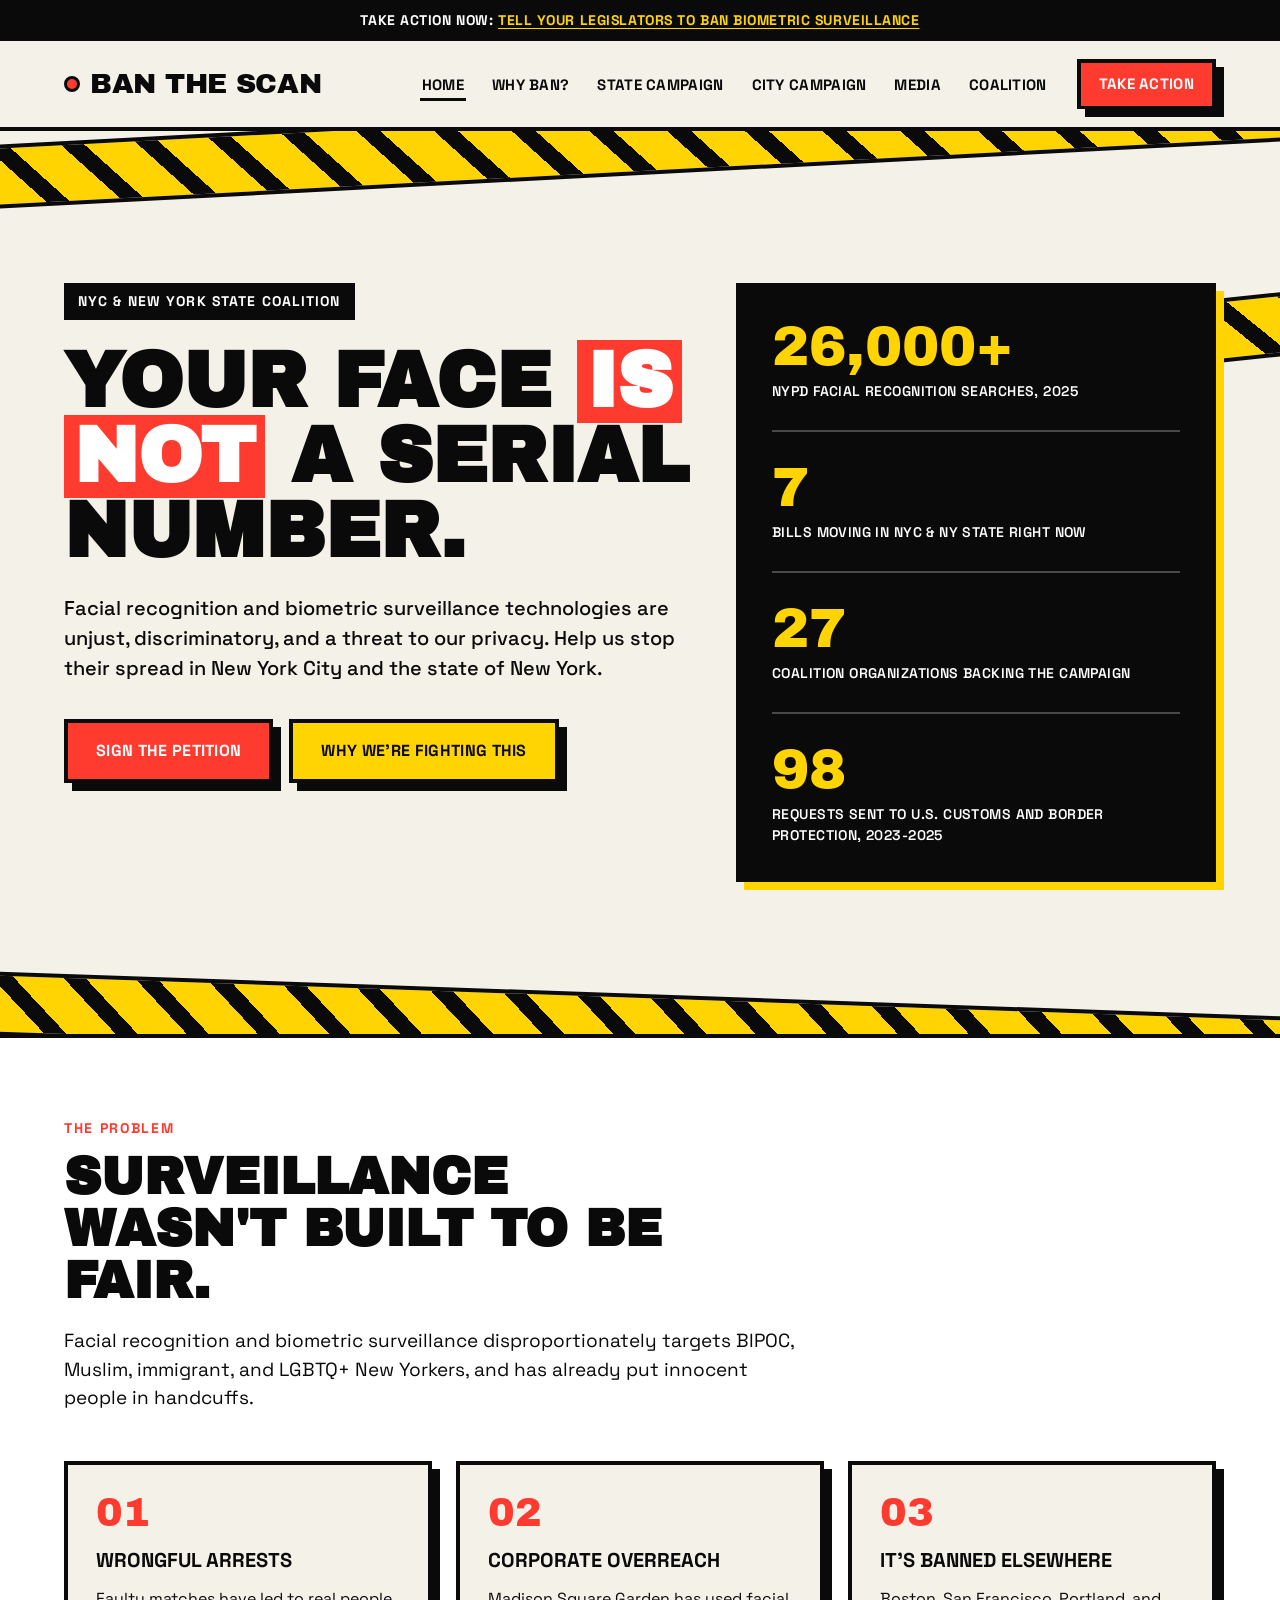
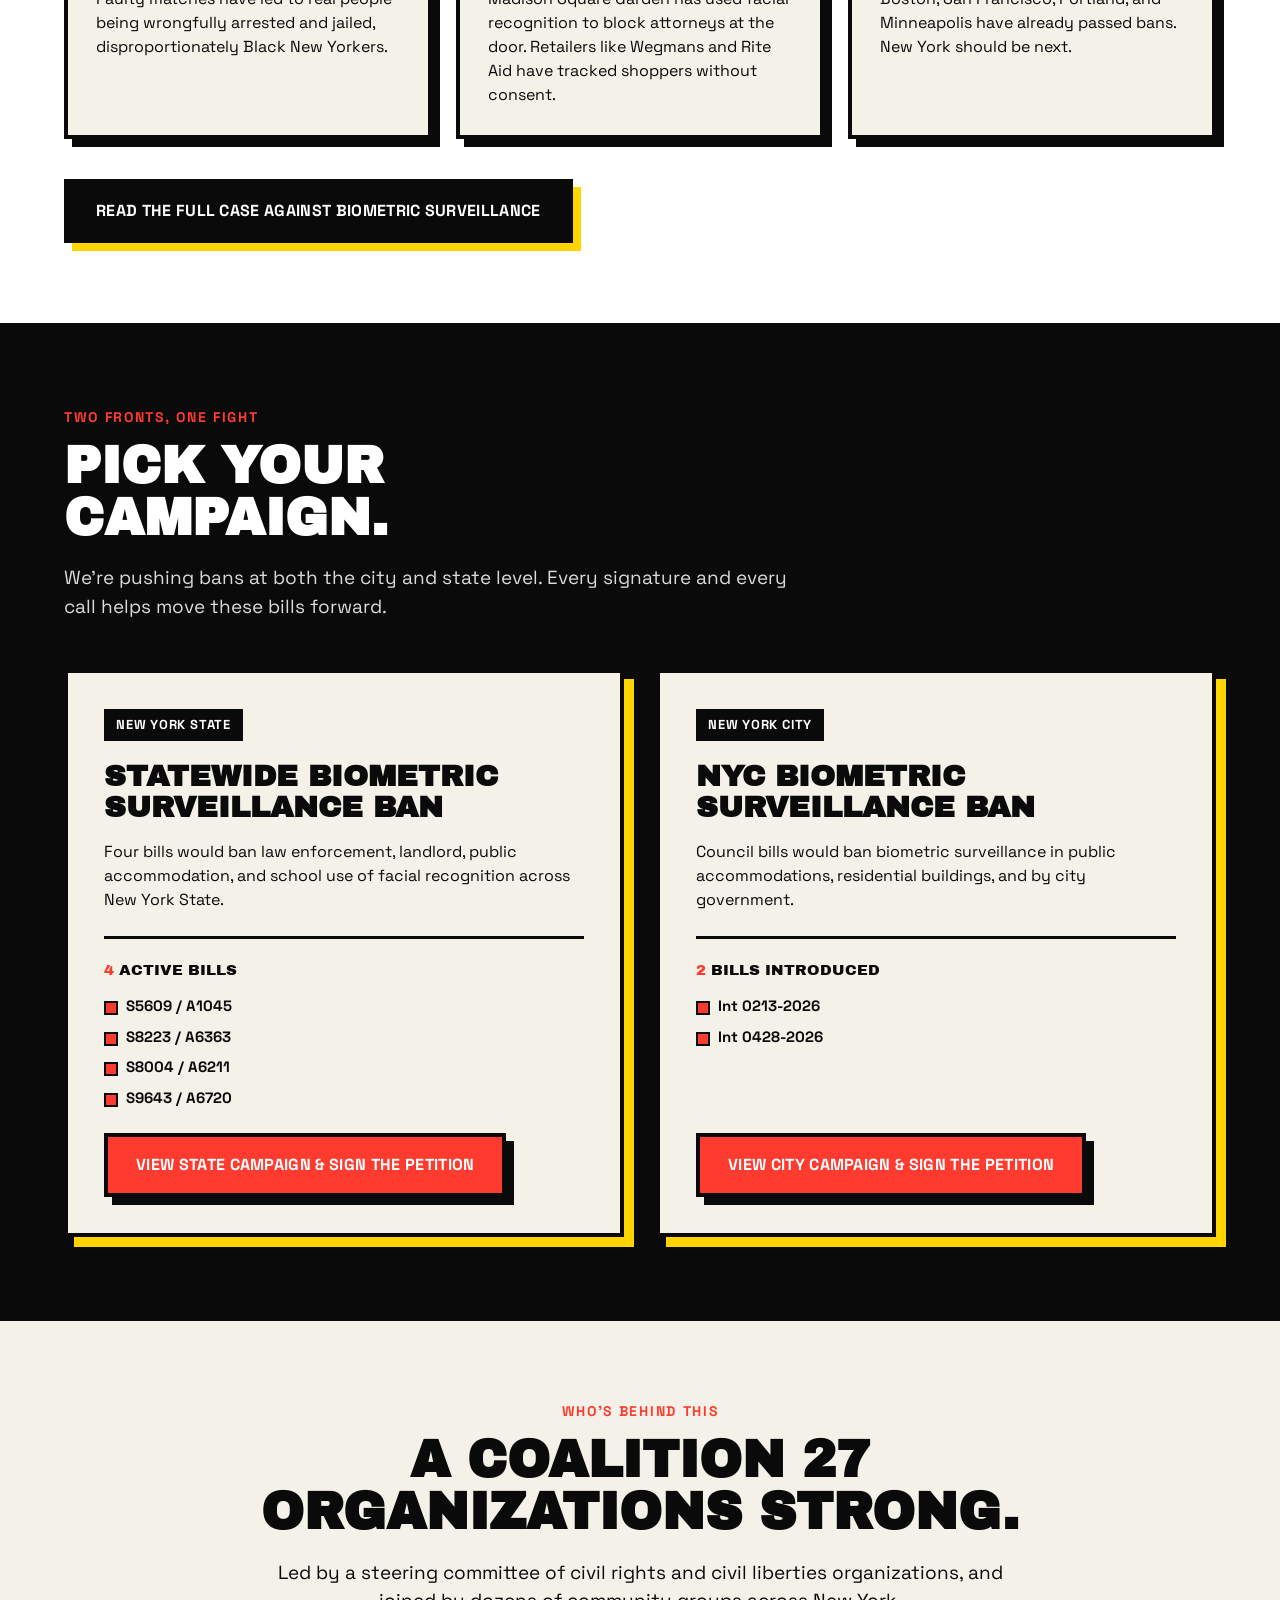
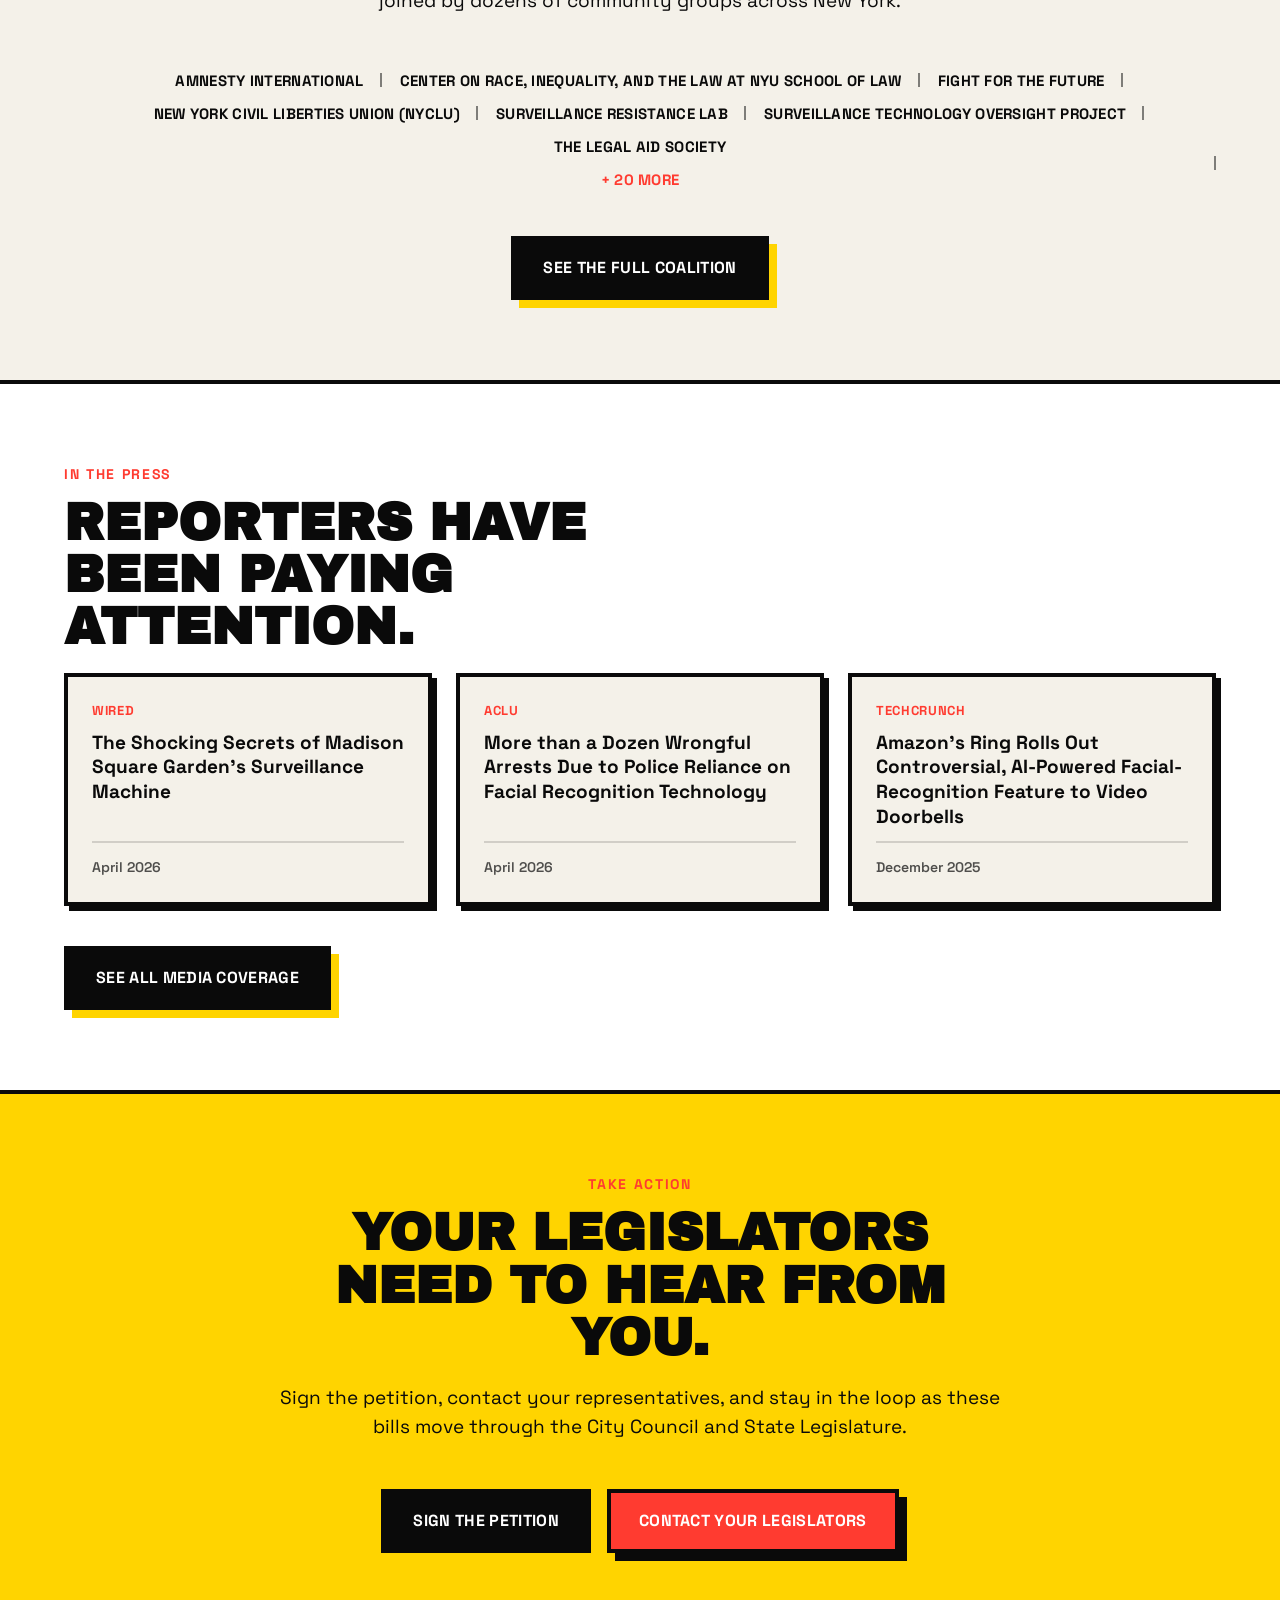
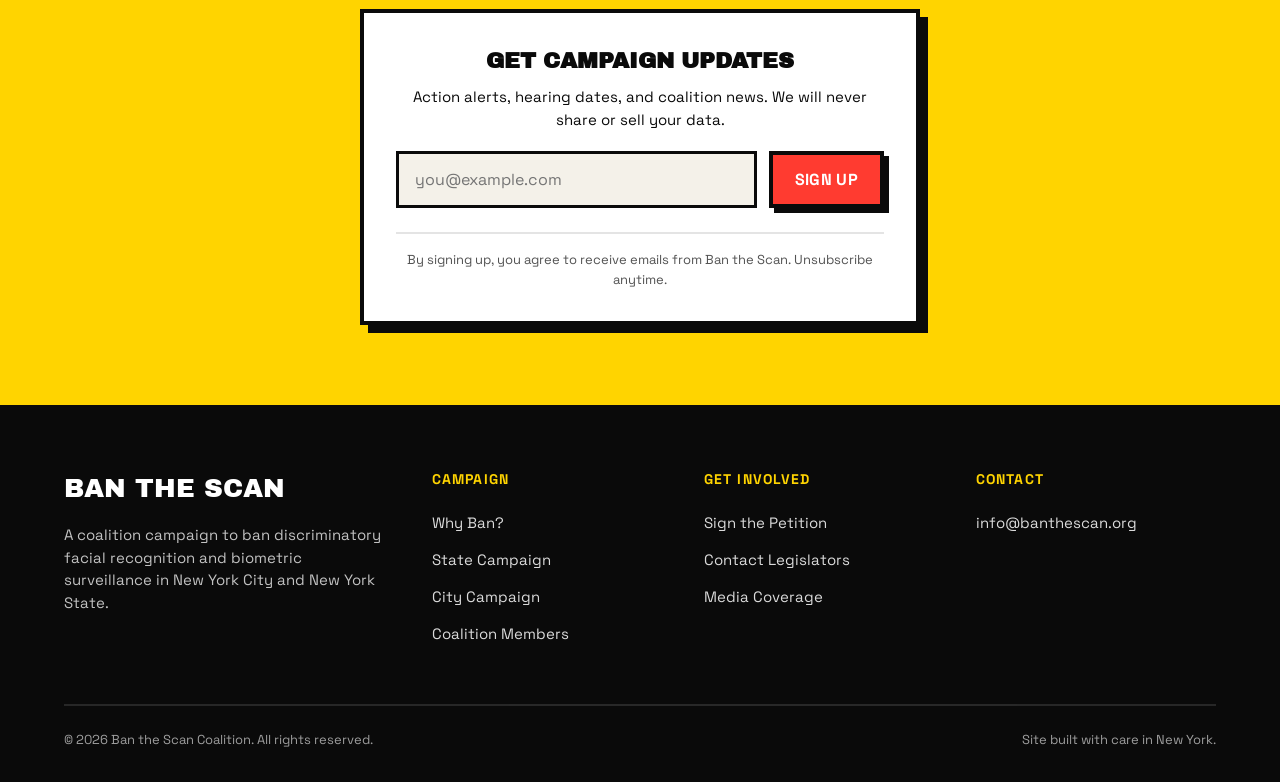
<file: index.html>
<!doctype html>
<html lang="en">
    <head>
        <meta charset="UTF-8" />
        <meta name="viewport" content="width=device-width, initial-scale=1.0" />
        <title>Ban the Scan | Stop Facial Recognition Surveillance in NYC & New York State</title>
        <meta name="description" content="Ban the Scan is a coalition campaign to ban discriminatory facial recognition and biometric surveillance in New York City and New York State." />
        <link rel="stylesheet" href="/assets/css/styles.css" />
    </head>
    <body>
        <a class="skip-link" href="#main">Skip to Content</a>

        <div class="announcement">
    Take action now:
    <a href="/get-involved.html"
        >tell your legislators to ban biometric surveillance</a
    >
</div>

        <header class="site-header" id="siteHeader">
    <div class="wrap">
        <a class="logo" href="/index.html"
            ><span class="dot"></span> Ban the Scan</a
        >

        <nav class="main-nav" aria-label="Primary">
            <ul>
                <li>
                    <a
                        href="/index.html"
                        aria-current="page"
                        >Home</a
                    >
                </li>
                <li>
                    <a
                        href="/about.html"
                        
                        >Why Ban?</a
                    >
                </li>
                <li>
                    <a
                        href="/campaign-state.html"
                        
                        >State Campaign</a
                    >
                </li>
                <li>
                    <a
                        href="/campaign-city.html"
                        
                        >City Campaign</a
                    >
                </li>
                <li>
                    <a
                        href="/news.html"
                        
                        >Media</a
                    >
                </li>
                <li>
                    <a
                        href="/coalition.html"
                        
                        >Coalition</a
                    >
                </li>
            </ul>
            <a class="btn nav-cta" href="/get-involved.html"
                >Take Action</a
            >
        </nav>

        <button
            class="menu-toggle"
            id="menuToggle"
            aria-expanded="false"
            aria-controls="siteHeader"
        >
            Menu
        </button>
    </div>
</header>


        <main id="main">
<!-- HERO -->
<section class="hero">
<div class="tape tape-1" aria-hidden="true"></div>
<div class="tape tape-2" aria-hidden="true"></div>
<div class="tape tape-3" aria-hidden="true"></div>
<div class="wrap">
<div class="hero-copy">
<span class="hero-eyebrow">NYC &amp; New York State Coalition</span>
<h1>Your face <mark>is not</mark> a serial number.</h1>
<p class="hero-sub">Facial recognition and biometric surveillance technologies are unjust, discriminatory, and a threat to our privacy. Help us stop their spread in New York City and the state of New York.</p>
<div class="hero-actions">
<a class="btn btn-primary" href="/get-involved.html">Sign the Petition</a>
<a class="btn btn-yellow" href="/about.html">Why We're Fighting This</a>
</div>
</div>

            <div class="hero-card">
                <div class="stat">26,000+</div>
                <div class="stat-label">NYPD facial recognition searches, 2025</div>
    
                <div class="stat">7</div>
                <div class="stat-label">Bills moving in NYC &amp; NY State right now</div>
    
                <div class="stat">27</div>
                <div class="stat-label">Coalition organizations backing the campaign</div>  
  
                <div class="stat">98</div>
                <div class="stat-label">Requests sent to U.S. Customs and Border Protection, 2023-2025</div>            
    
            </div>
        </div>
    </section>
    
    <!-- WHY BAN -->
    <section class="why-ban" id="why">
        <div class="wrap">
            <p class="section-label">The Problem</p>
            <h2 class="section-heading">Surveillance wasn't built to be fair.</h2>
            <p class="section-intro">Facial recognition and biometric surveillance disproportionately targets BIPOC, Muslim, immigrant, and LGBTQ+ New Yorkers, and has already put innocent people in handcuffs.</p>
    
            <div class="reasons-grid">
                
                <div class="reason-card">
                    <div class="num">01</div>
                    <h3>Wrongful Arrests</h3>
                    <p>Faulty matches have led to real people being wrongfully arrested and jailed, disproportionately Black New Yorkers.</p>
                </div>
                
                <div class="reason-card">
                    <div class="num">02</div>
                    <h3>Corporate Overreach</h3>
                    <p>Madison Square Garden has used facial recognition to block attorneys at the door. Retailers like Wegmans and Rite Aid have tracked shoppers without consent.</p>
                </div>
                
                <div class="reason-card">
                    <div class="num">03</div>
                    <h3>It's Banned Elsewhere</h3>
                    <p>Boston, San Francisco, Portland, and Minneapolis have already passed bans. New York should be next.</p>
                </div>
                
            </div>
    
            <div class="why-ban-footer">
                <a class="btn btn-black" href="/about.html">Read the Full Case Against Biometric Surveillance</a>
            </div>
        </div>
    </section>
    
    <!-- CAMPAIGNS -->
    <section class="campaigns" id="campaigns">
        <div class="wrap">
            <p class="section-label">Two Fronts, One Fight</p>
            <h2 class="section-heading">Pick your campaign.</h2>
            <p class="section-intro">We're pushing bans at both the city and state level. Every signature and every call helps move these bills forward.</p>
    
            <div class="campaign-grid">
                <article class="campaign-card">
                    <span class="flag">New York State</span>
                    <h3>Statewide Biometric Surveillance Ban</h3>
                    <p>Four bills would ban law enforcement, landlord, public accommodation, and school use of facial recognition across New York State.</p>
                    <p class="bill-count">
                        <span>4</span> active bills
                    </p>
                    <ul class="bill-list">
                        
                        
                        <li>S5609 / A1045</li>
                        
                        <li>S8223 / A6363</li>
                        
                        <li>S8004 / A6211</li>
                        
                        <li>S9643 / A6720</li>
                        
                    </ul>
                    <a class="btn btn-primary" href="/campaign-state.html">View State Campaign &amp; Sign the Petition</a>
                </article>
    
                <article class="campaign-card">
                    <span class="flag">New York City</span>
                    <h3>NYC Biometric Surveillance Ban</h3>
                    <p>Council bills would ban biometric surveillance in public accommodations, residential buildings, and by city government.</p>
                    <p class="bill-count">
                        <span>2</span> bills introduced
                    </p>
                    <ul class="bill-list">
                        
                        
                        
                        <li>Int 0213-2026</li>
                        
                        
                        
                        <li>Int 0428-2026</li>
                        
                        
                        
                        
                    </ul>
                    <a class="btn btn-primary" href="/campaign-city.html">View City Campaign &amp; Sign the Petition</a>
                </article>
            </div>
        </div>
    </section>
    
    <!-- COALITION -->
    <section class="coalition" id="coalition">
        <div class="wrap">
            <p class="section-label">Who's Behind This</p>
            <h2 class="section-heading">
                A coalition 27<br class="lg-break" />
                organizations strong.
            </h2>
            <p class="section-intro">Led by a steering committee of civil rights and civil liberties organizations, and joined by dozens of community groups across New York.</p>
    
            
            <div class="org-strip">
                
                <span>Amnesty International</span>
                
                <span>Center on Race, Inequality, and the Law at NYU School of Law</span>
                
                <span>Fight for the Future</span>
                
                <span>New York Civil Liberties Union (NYCLU)</span>
                
                <span>Surveillance Resistance Lab</span>
                
                <span>Surveillance Technology Oversight Project</span>
                
                <span>The Legal Aid Society</span>
                
                <span class="row-break-lg" aria-hidden="true"></span>
                
                
                <span class="more">+ 20 more</span>
            </div>
    
            <a class="btn btn-black" href="/coalition.html">See the Full Coalition</a>
        </div>
    </section>
    
    <!-- NEWS PREVIEW -->
    <section class="news" id="media">
        <div class="wrap">
            <p class="section-label">In the Press</p>
            <h2 class="section-heading">Reporters have been paying attention.</h2>
    
            <div class="news-grid">
                
                
                <article class="news-card">
                    <div class="outlet">Wired</div>
                    <h3>The Shocking Secrets of Madison Square Garden's Surveillance Machine</h3>
                    <div class="news-card-foot">
                        <div class="date">April 2026</div>
                    </div>
                </article>
                
                <article class="news-card">
                    <div class="outlet">ACLU</div>
                    <h3>More than a Dozen Wrongful Arrests Due to Police Reliance on Facial Recognition Technology</h3>
                    <div class="news-card-foot">
                        <div class="date">April 2026</div>
                    </div>
                </article>
                
                <article class="news-card">
                    <div class="outlet">TechCrunch</div>
                    <h3>Amazon's Ring Rolls Out Controversial, AI-Powered Facial-Recognition Feature to Video Doorbells</h3>
                    <div class="news-card-foot">
                        <div class="date">December 2025</div>
                    </div>
                </article>
                
            </div>
    
            <a class="btn btn-black" href="/news.html">See All Media Coverage</a>
        </div>
    </section>
    
    <!-- FINAL CTA -->
    <section class="final-cta" id="action">
        <div class="wrap">
            <p class="section-label">Take Action</p>
            <h2 class="section-heading">Your legislators need to hear from you.</h2>
            <p class="section-intro">Sign the petition, contact your representatives, and stay in the loop as these bills move through the City Council and State Legislature.</p>
    
            <div class="cta-actions">
                <a class="btn btn-black" href="/get-involved.html">Sign the Petition</a>
                <a class="btn btn-primary" href="/contact-legislators.html">Contact Your Legislators</a>
            </div>
    
            <form class="signup-form" action="#" method="post">
    <h3>Get Campaign Updates</h3>
    <p>Action alerts, hearing dates, and coalition news. We will never share or sell your data.</p>
    <div class="signup-row">
        <label class="visually-hidden" for="email">Email address</label>
        <input type="email" id="email" name="email" placeholder="you@example.com" required="" />
        <button class="btn btn-primary" type="submit">
            Sign Up
        </button>
    </div>
    <p class="signup-fineprint">By signing up, you agree to receive emails from Ban the Scan. Unsubscribe anytime.</p>
</form>

        </div>
    </section>

</main>


        


<footer class="site-footer">
    <div class="wrap">
        <div class="footer-grid">
            <div class="footer-col">
                <div class="footer-logo">Ban the Scan</div>
                <p>A coalition campaign to ban discriminatory facial recognition and biometric surveillance in New York City and New York State.</p>
            </div>
            <div class="footer-col">
                <h4>Campaign</h4>
                <ul>
                    <li><a href="/about.html">Why Ban?</a></li>
                    <li>
                        <a href="/campaign-state.html">State Campaign</a>
                    </li>
                    <li>
                        <a href="/campaign-city.html">City Campaign</a>
                    </li>
                    <li>
                        <a href="/coalition.html">Coalition Members</a>
                    </li>
                </ul>
            </div>
            <div class="footer-col">
                <h4>Get Involved</h4>
                <ul>
                    <li>
                        
                        <a href="/get-involved.html">Sign the Petition</a>
                        
                    </li>
                    <li>
                        
                        <a href="/contact-legislators.html">Contact Legislators</a>
                        
                    </li>
                    <li><a href="/news.html">Media Coverage</a></li>
                </ul>
            </div>
            <div class="footer-col">
                <h4>Contact</h4>
                <ul>
                    <li>
                        <a href="mailto:info@banthescan.org"
                            >info@banthescan.org</a
                        >
                    </li>
                </ul>
            </div>
        </div>

        <div class="footer-bottom">
            <span>&copy; 2026 Ban the Scan Coalition. All rights reserved.</span>
            <span>Site built with care in New York.</span>
        </div>
    </div>
</footer>


        <script>
            var toggle = document.getElementById("menuToggle");
            var header = document.getElementById("siteHeader");
            toggle.addEventListener("click", function () {
                var isOpen = header.classList.toggle("nav-open");
                toggle.setAttribute("aria-expanded", isOpen ? "true" : "false");
                toggle.textContent = isOpen ? "Close" : "Menu";
            });
        </script>
    </body>
</html>
</file>
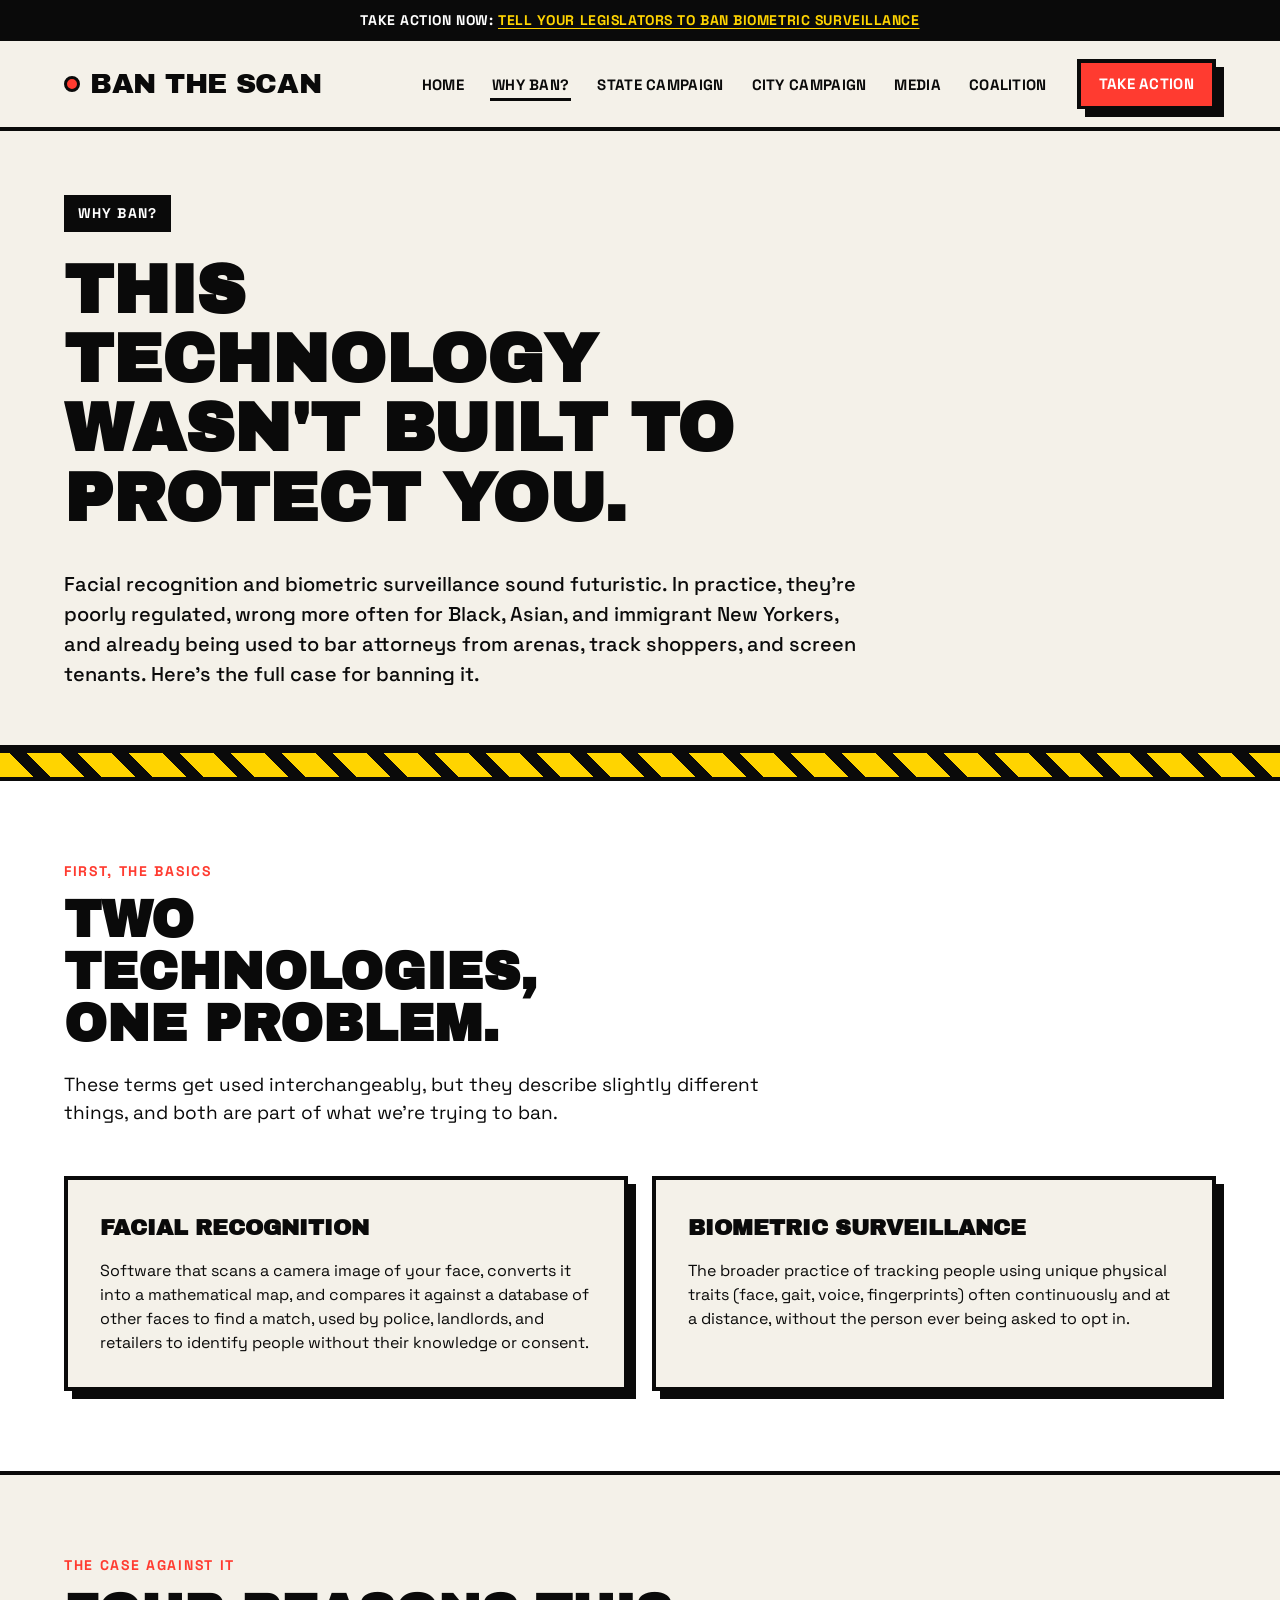
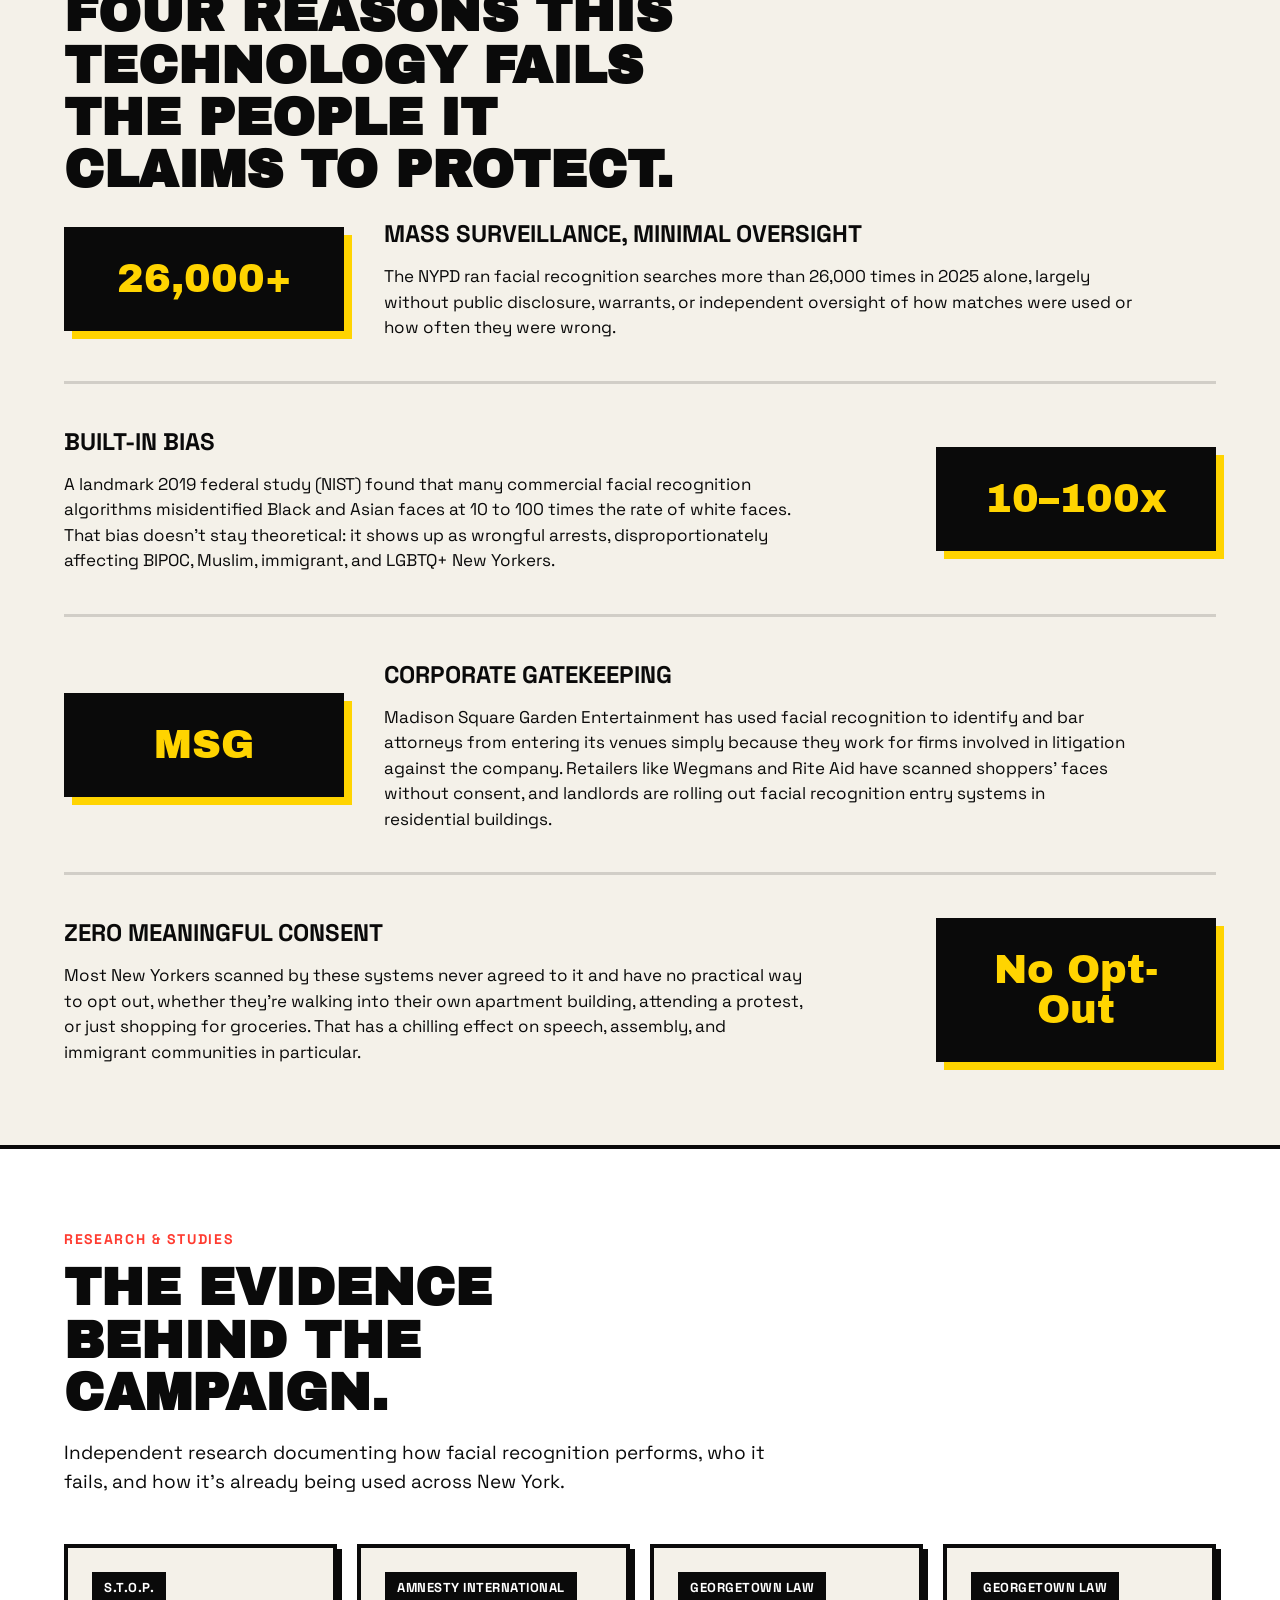
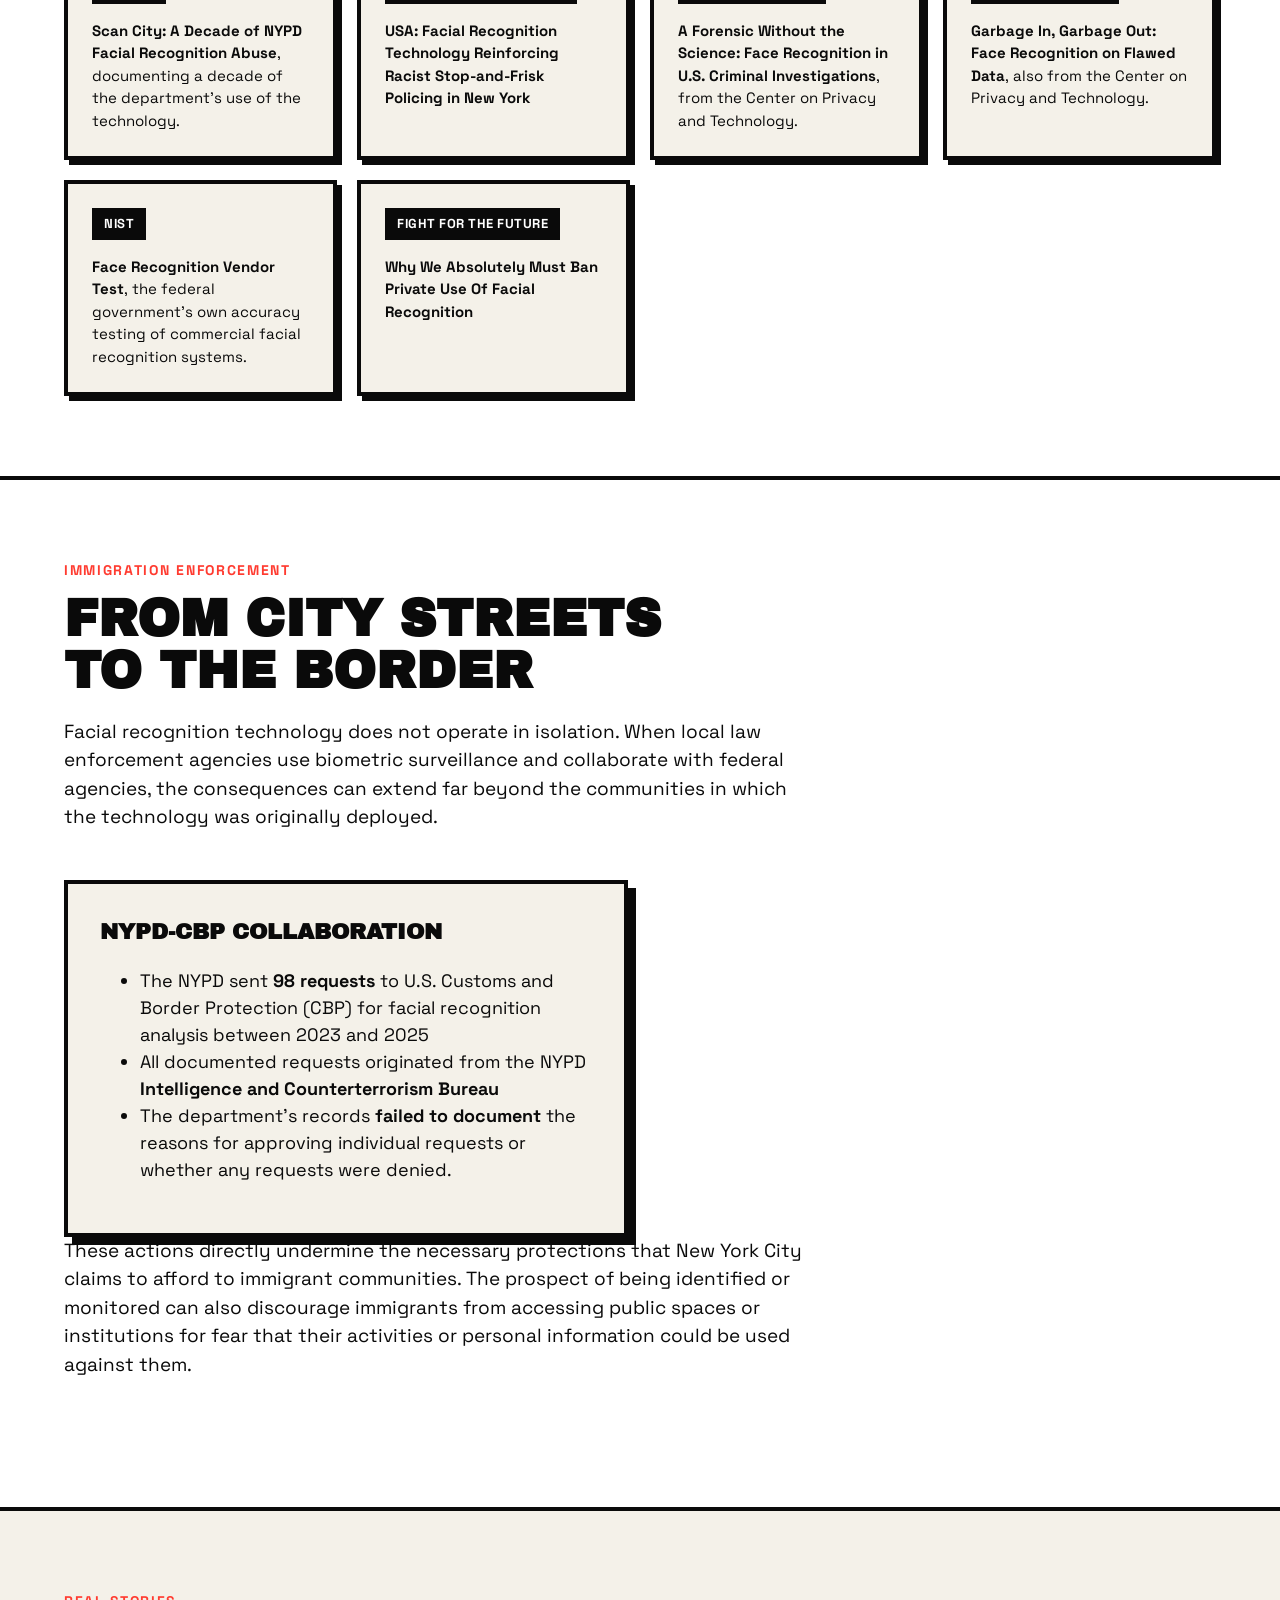
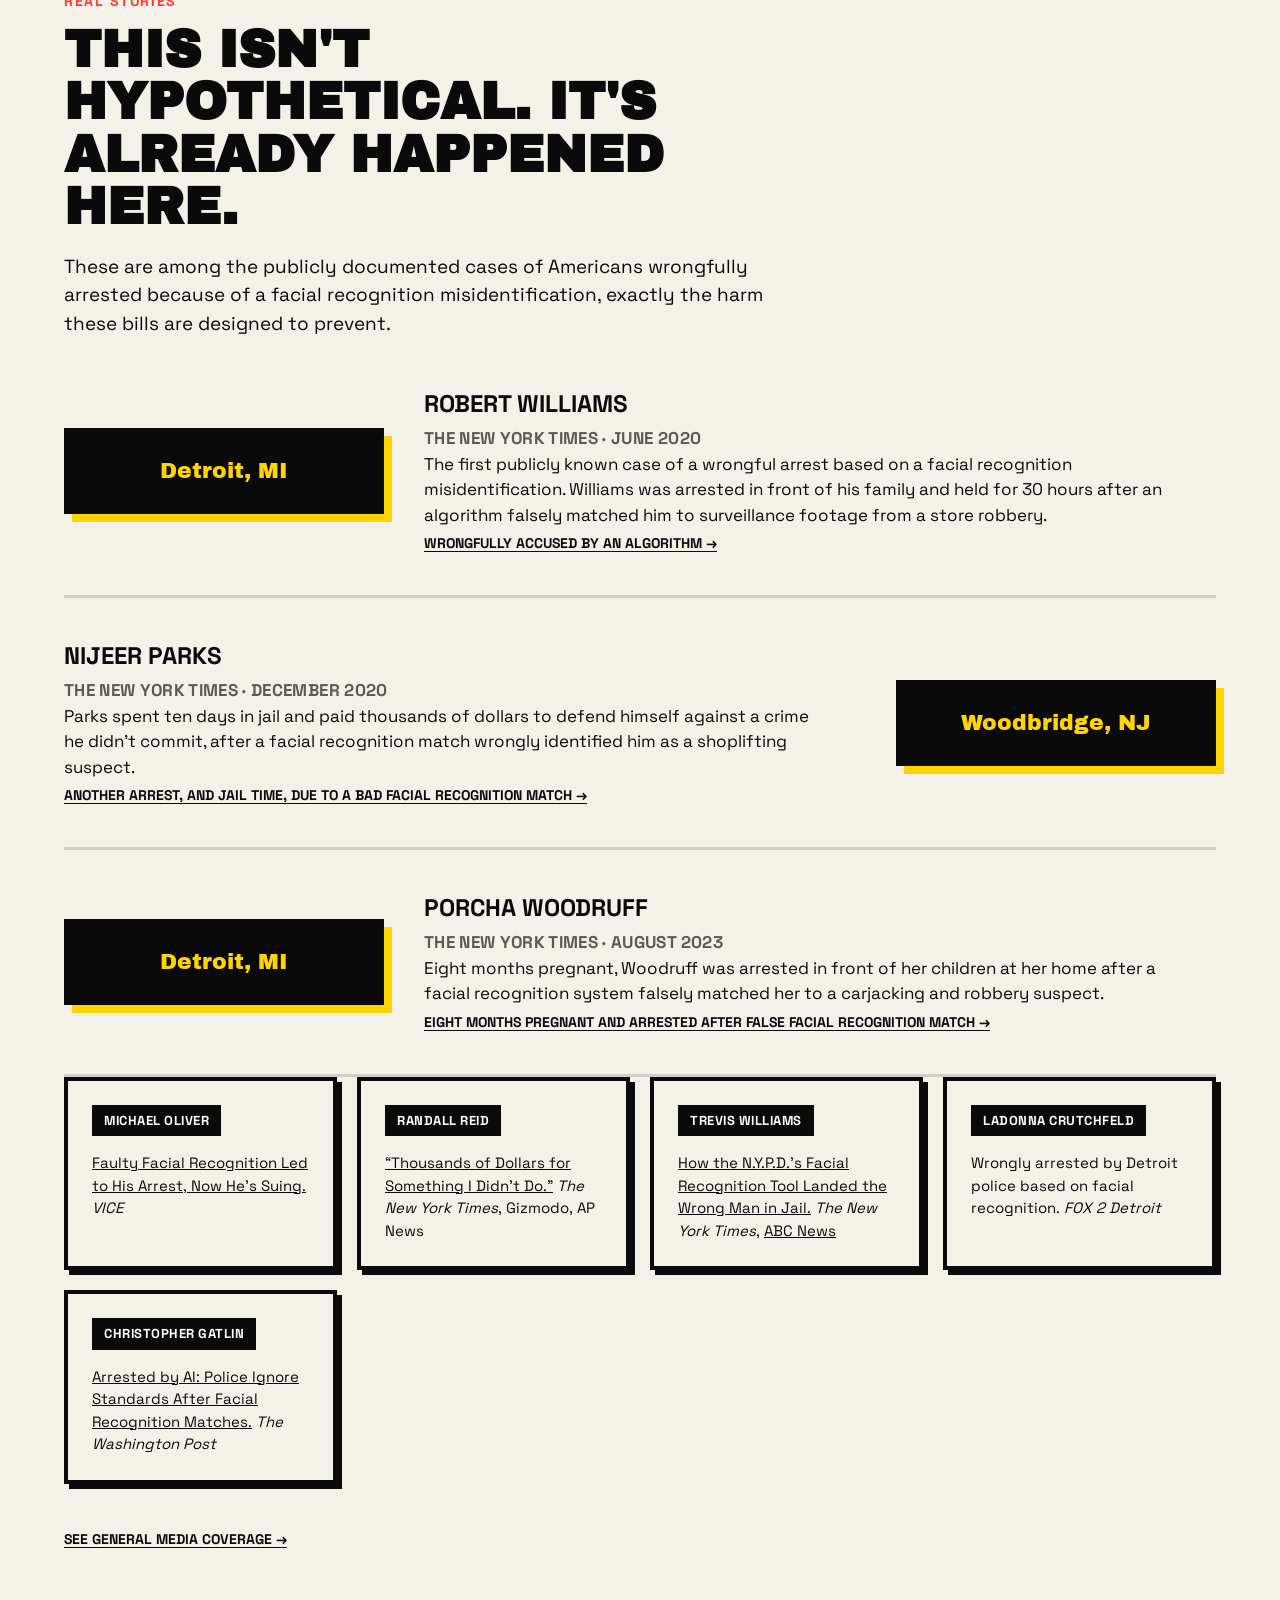
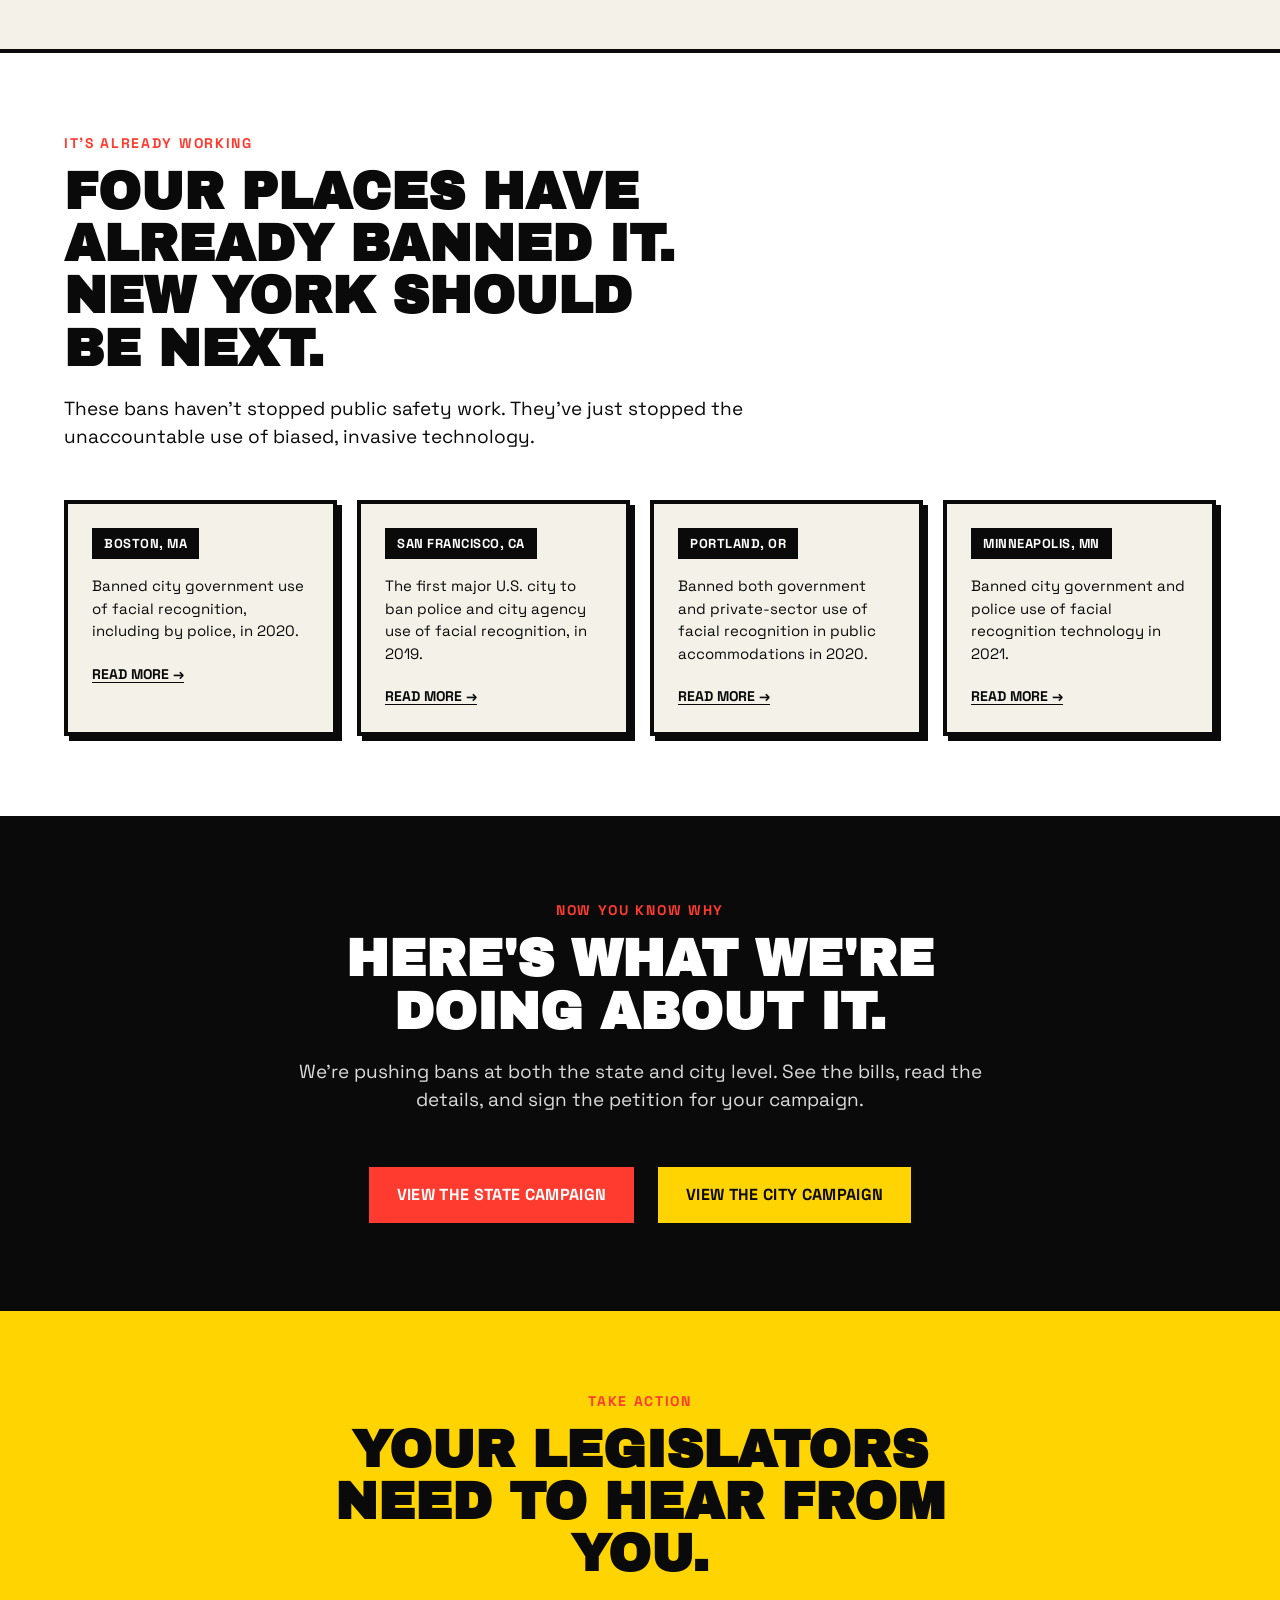
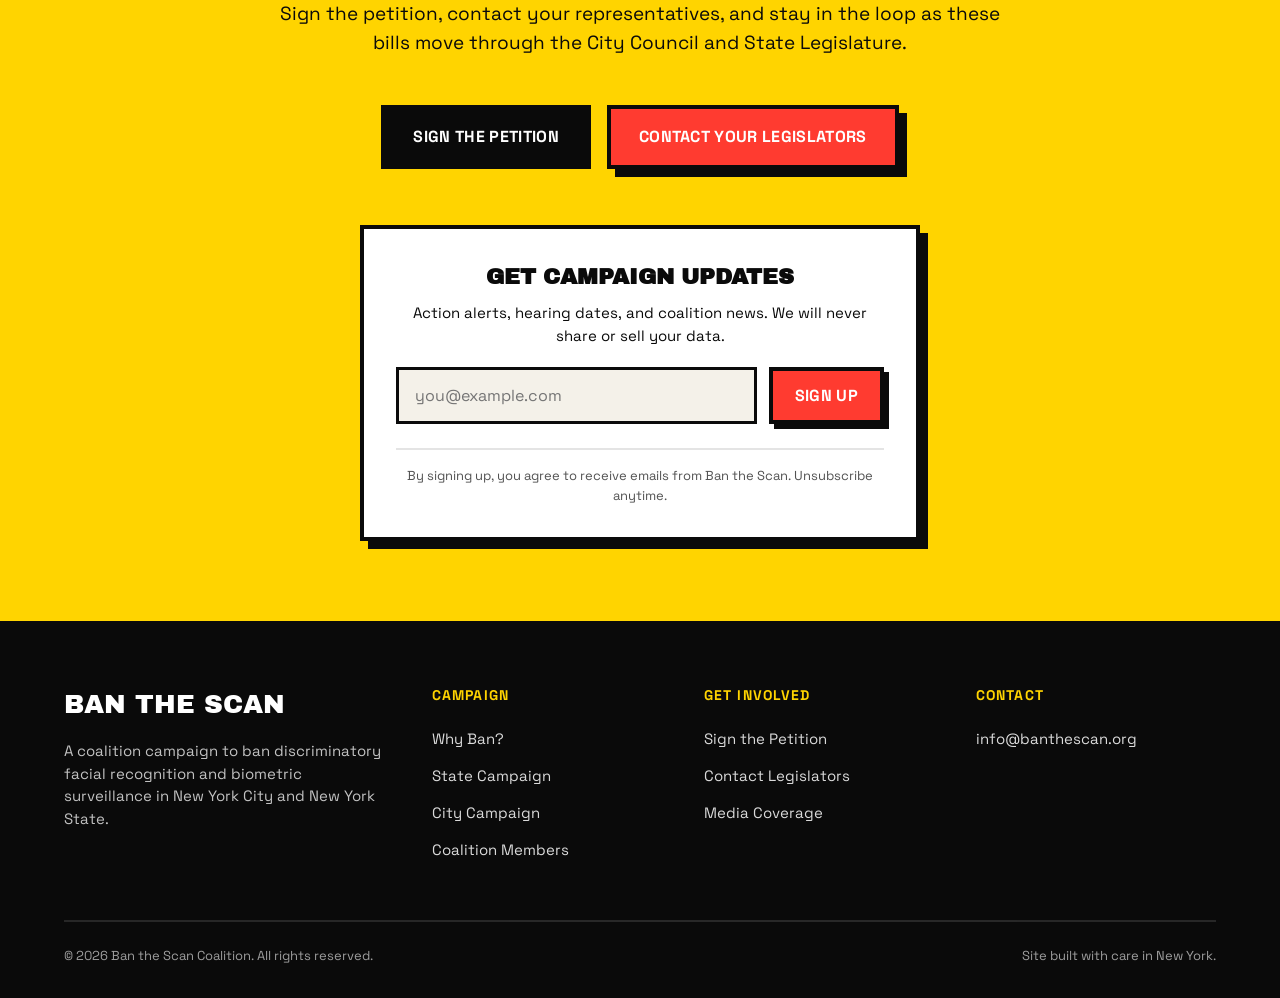
<file: about.html>
<!doctype html>
<html lang="en">
    <head>
        <meta charset="UTF-8" />
        <meta name="viewport" content="width=device-width, initial-scale=1.0" />
        <title>Why Ban Biometric Surveillance? | Ban the Scan</title>
        <meta name="description" content="Facial recognition and biometric surveillance are discriminatory, poorly regulated, and already causing wrongful arrests in New York. Here's the case for banning it." />
        <link rel="stylesheet" href="/assets/css/styles.css" />
    </head>
    <body>
        <a class="skip-link" href="#main">Skip to Content</a>

        <div class="announcement">
    Take action now:
    <a href="/get-involved.html"
        >tell your legislators to ban biometric surveillance</a
    >
</div>

        <header class="site-header" id="siteHeader">
    <div class="wrap">
        <a class="logo" href="/index.html"
            ><span class="dot"></span> Ban the Scan</a
        >

        <nav class="main-nav" aria-label="Primary">
            <ul>
                <li>
                    <a
                        href="/index.html"
                        
                        >Home</a
                    >
                </li>
                <li>
                    <a
                        href="/about.html"
                        aria-current="page"
                        >Why Ban?</a
                    >
                </li>
                <li>
                    <a
                        href="/campaign-state.html"
                        
                        >State Campaign</a
                    >
                </li>
                <li>
                    <a
                        href="/campaign-city.html"
                        
                        >City Campaign</a
                    >
                </li>
                <li>
                    <a
                        href="/news.html"
                        
                        >Media</a
                    >
                </li>
                <li>
                    <a
                        href="/coalition.html"
                        
                        >Coalition</a
                    >
                </li>
            </ul>
            <a class="btn nav-cta" href="/get-involved.html"
                >Take Action</a
            >
        </nav>

        <button
            class="menu-toggle"
            id="menuToggle"
            aria-expanded="false"
            aria-controls="siteHeader"
        >
            Menu
        </button>
    </div>
</header>


        <main id="main">
    <!-- PAGE HERO -->
    <section class="page-hero">
        <div class="wrap">
            <span class="hero-eyebrow">Why Ban?</span>
            <h1>This technology wasn't built to protect you.</h1>
            <p class="hero-sub">Facial recognition and biometric surveillance sound futuristic. In practice, they're poorly regulated, wrong more often for Black, Asian, and immigrant New Yorkers, and already being used to bar attorneys from arenas, track shoppers, and screen tenants. Here's the full case for banning it.</p>
        </div>
    </section>

    <div class="tape-divider" aria-hidden="true"></div>

    <!-- DEFINITIONS -->
    <section class="definitions" id="basics">
        <div class="wrap">
            <p class="section-label">First, The Basics</p>
            <h2 class="section-heading">Two technologies, one problem.</h2>
            <p class="section-intro">These terms get used interchangeably, but they describe slightly different things, and both are part of what we're trying to ban.</p>

            <div class="definitions-grid">
                
                <div class="definition-card">
                    <h3>Facial Recognition</h3>
                    <p>Software that scans a camera image of your face, converts it into a mathematical map, and compares it against a database of other faces to find a match, used by police, landlords, and retailers to identify people without their knowledge or consent.</p>
                </div>
                
                <div class="definition-card">
                    <h3>Biometric Surveillance</h3>
                    <p>The broader practice of tracking people using unique physical traits (face, gait, voice, fingerprints) often continuously and at a distance, without the person ever being asked to opt in.</p>
                </div>
                
            </div>
        </div>
    </section>

    <!-- CASE AGAINST -->
    <section class="case-against" id="case">
        <div class="wrap">
            <p class="section-label">The Case Against It</p>
            <h2 class="section-heading">Four reasons this technology fails the people it claims to protect.</h2>

            
            
            <div class="case-block">
                <div class="case-visual">
                    <div class="case-stat">26,000+</div>
                </div>
                <div class="case-copy">
                    <h3>Mass Surveillance, Minimal Oversight</h3>
                    <p>The NYPD ran facial recognition searches more than 26,000 times in 2025 alone, largely without public disclosure, warrants, or independent oversight of how matches were used or how often they were wrong.</p>
                </div>
            </div>
            
            
            <div class="case-block reverse">
                <div class="case-visual">
                    <div class="case-stat">10&ndash;100x</div>
                </div>
                <div class="case-copy">
                    <h3>Built-In Bias</h3>
                    <p>A landmark 2019 federal study (NIST) found that many commercial facial recognition algorithms misidentified Black and Asian faces at 10 to 100 times the rate of white faces. That bias doesn't stay theoretical: it shows up as wrongful arrests, disproportionately affecting BIPOC, Muslim, immigrant, and LGBTQ+ New Yorkers.</p>
                </div>
            </div>
            
            
            <div class="case-block">
                <div class="case-visual">
                    <div class="case-stat">MSG</div>
                </div>
                <div class="case-copy">
                    <h3>Corporate Gatekeeping</h3>
                    <p>Madison Square Garden Entertainment has used facial recognition to identify and bar attorneys from entering its venues simply because they work for firms involved in litigation against the company. Retailers like Wegmans and Rite Aid have scanned shoppers' faces without consent, and landlords are rolling out facial recognition entry systems in residential buildings.</p>
                </div>
            </div>
            
            
            <div class="case-block reverse">
                <div class="case-visual">
                    <div class="case-stat">No Opt-Out</div>
                </div>
                <div class="case-copy">
                    <h3>Zero Meaningful Consent</h3>
                    <p>Most New Yorkers scanned by these systems never agreed to it and have no practical way to opt out, whether they're walking into their own apartment building, attending a protest, or just shopping for groceries. That has a chilling effect on speech, assembly, and immigrant communities in particular.</p>
                </div>
            </div>
            
        </div>
    </section>

    <!-- RESEARCH & STUDIES -->
    <section class="precedent" id="research">
        <div class="wrap">
            <p class="section-label">Research &amp; Studies</p>
            <h2 class="section-heading">The evidence behind the campaign.</h2>
            <p class="section-intro">Independent research documenting how facial recognition performs, who it fails, and how it's already being used across New York.</p>

            <div class="precedent-grid">
                
                <div class="precedent-card">
                    <span class="flag">S.T.O.P.</span>
                    <p><strong>Scan City: A Decade of NYPD Facial Recognition Abuse</strong>, documenting a decade of the department's use of the technology.</p>
                </div>
                
                <div class="precedent-card">
                    <span class="flag">Amnesty International</span>
                    <p><strong>USA: Facial Recognition Technology Reinforcing Racist Stop-and-Frisk Policing in New York</strong></p>
                </div>
                
                <div class="precedent-card">
                    <span class="flag">Georgetown Law</span>
                    <p><strong>A Forensic Without the Science: Face Recognition in U.S. Criminal Investigations</strong>, from the Center on Privacy and Technology.</p>
                </div>
                
                <div class="precedent-card">
                    <span class="flag">Georgetown Law</span>
                    <p><strong>Garbage In, Garbage Out: Face Recognition on Flawed Data</strong>, also from the Center on Privacy and Technology.</p>
                </div>
                
                <div class="precedent-card">
                    <span class="flag">NIST</span>
                    <p><strong>Face Recognition Vendor Test</strong>, the federal government's own accuracy testing of commercial facial recognition systems.</p>
                </div>
                
                <div class="precedent-card">
                    <span class="flag">Fight for the Future</span>
                    <p><strong>Why We Absolutely Must Ban Private Use Of Facial Recognition</strong></p>
                </div>
                
            </div>
        </div>
    </section>

<!-- IMMIGRATION ENFORCEMENT -->
<section class="precedent" id="immigration">
    <div class="wrap">
        <p class="section-label">Immigration Enforcement</p>
        <h2 class="section-heading">From City Streets to the Border</h2>
        <p class="section-intro">Facial recognition technology does not operate in isolation. When local law enforcement agencies use biometric surveillance and collaborate with federal agencies, the consequences can extend far beyond the communities in which the technology was originally deployed.</p>

        <div class="definitions-grid">
            
            <div class="definition-card">
                <h3>NYPD-CBP Collaboration</h3>
                <div><ul>
  <li>The NYPD sent <strong>98 requests</strong> to U.S. Customs and Border Protection (CBP) for facial recognition analysis between 2023 and 2025</li>
  <li>All documented requests originated from the NYPD <strong>Intelligence and Counterterrorism Bureau</strong></li>
  <li>The department’s records <strong>failed to document</strong> the reasons for approving individual requests or whether any requests were denied.</li>
</ul>
</div>
            </div>
            
        </div>

        <p class="section-intro">These actions directly undermine the necessary protections that New York City claims to afford to immigrant communities. The prospect of being identified or monitored can also discourage immigrants from accessing public spaces or institutions for fear that their activities or personal information could be used against them. </p>
    </div>
</section>

    <!-- REAL STORIES -->
    <section class="case-against" id="real-stories">
        <div class="wrap">
            <p class="section-label">Real Stories</p>
            <h2 class="section-heading">This isn't hypothetical. It's already happened here.</h2>
            <p class="section-intro">These are among the publicly documented cases of Americans wrongfully arrested because of a facial recognition misidentification, exactly the harm these bills are designed to prevent.</p>

            
            
            <div class="case-block">
                <div class="case-visual">
                    <div class="case-stat">Detroit, MI</div>
                </div>
                <div class="case-copy">
                    <h3>Robert Williams</h3>
                    <p class="bill-sponsors">The New York Times &middot; June 2020</p>
                    <p class="bill-desc">The first publicly known case of a wrongful arrest based on a facial recognition misidentification. Williams was arrested in front of his family and held for 30 hours after an algorithm falsely matched him to surveillance footage from a store robbery.</p>
                    <a class="card-link" href="https://www.nytimes.com/2020/06/24/technology/facial-recognition-arrest.html" target="_blank" rel="noopener">Wrongfully Accused by an Algorithm &rarr;</a>
                </div>
            </div>
            
            
            <div class="case-block reverse">
                <div class="case-visual">
                    <div class="case-stat">Woodbridge, NJ</div>
                </div>
                <div class="case-copy">
                    <h3>Nijeer Parks</h3>
                    <p class="bill-sponsors">The New York Times &middot; December 2020</p>
                    <p class="bill-desc">Parks spent ten days in jail and paid thousands of dollars to defend himself against a crime he didn't commit, after a facial recognition match wrongly identified him as a shoplifting suspect.</p>
                    <a class="card-link" href="https://www.nytimes.com/2020/12/29/technology/facial-recognition-misidentify-jail.html" target="_blank" rel="noopener">Another Arrest, and Jail Time, Due to a Bad Facial Recognition Match &rarr;</a>
                </div>
            </div>
            
            
            <div class="case-block">
                <div class="case-visual">
                    <div class="case-stat">Detroit, MI</div>
                </div>
                <div class="case-copy">
                    <h3>Porcha Woodruff</h3>
                    <p class="bill-sponsors">The New York Times &middot; August 2023</p>
                    <p class="bill-desc">Eight months pregnant, Woodruff was arrested in front of her children at her home after a facial recognition system falsely matched her to a carjacking and robbery suspect.</p>
                    <a class="card-link" href="https://www.nytimes.com/2023/08/06/business/facial-recognition-false-arrest.html" target="_blank" rel="noopener">Eight Months Pregnant and Arrested After False Facial Recognition Match &rarr;</a>
                </div>
            </div>
            

            <div class="precedent-grid">
                
                <div class="precedent-card">
                    <span class="flag">Michael Oliver</span>
                    <p><a href="https://www.vice.com/en/article/bv8k8a/faulty-facial-recognition-led-to-his-arrestnow-hes-suing" target="_blank" rel="noopener">Faulty Facial Recognition Led to His Arrest, Now He's Suing.</a> <em>VICE</em></p>
                </div>
                
                <div class="precedent-card">
                    <span class="flag">Randall Reid</span>
                    <p><a href="https://www.nytimes.com/2023/03/31/technology/facial-recognition-false-arrests.html" target="_blank" rel="noopener">&ldquo;Thousands of Dollars for Something I Didn't Do.&rdquo;</a> <em>The New York Times</em>, Gizmodo, AP News</p>
                </div>
                
                <div class="precedent-card">
                    <span class="flag">Trevis Williams</span>
                    <p><a href="https://www.nytimes.com/2025/08/26/nyregion/nypd-facial-recognition-dismissed-case.html" target="_blank" rel="noopener">How the N.Y.P.D.'s Facial Recognition Tool Landed the Wrong Man in Jail.</a> <em>The New York Times</em>, <a href="https://abc7ny.com/post/man-falsely-jailed-nypds-facial-recognition-surveillance-tech-failed/17664671/" target="_blank" rel="noopener">ABC News</a></p>
                </div>
                
                <div class="precedent-card">
                    <span class="flag">LaDonna Crutchfeld</span>
                    <p>Wrongly arrested by Detroit police based on facial recognition. <em>FOX 2 Detroit</em></p>
                </div>
                
                <div class="precedent-card">
                    <span class="flag">Christopher Gatlin</span>
                    <p><a href="https://www.washingtonpost.com/business/interactive/2025/police-artificial-intelligence-facial-recognition/" target="_blank" rel="noopener">Arrested by AI: Police Ignore Standards After Facial Recognition Matches.</a> <em>The Washington Post</em></p>
                </div>
                
            </div>

            <p class="why-ban-footer">
                <a class="card-link" href="/news.html">See General Media Coverage &rarr;</a>
            </p>
        </div>
    </section>

    <!-- PRECEDENT -->
    <section class="precedent" id="precedent">
        <div class="wrap">
            <p class="section-label">It's Already Working</p>
            <h2 class="section-heading">Four places have already banned it. New York should be next.</h2>
            <p class="section-intro">These bans haven't stopped public safety work. They've just stopped the unaccountable use of biased, invasive technology.</p>

            <div class="precedent-grid">
                
                <div class="precedent-card">
                    <span class="flag">Boston, MA</span>
                    <p>Banned city government use of facial recognition, including by police, in 2020.</p>
                    <a class="card-link" href="https://www.npr.org/sections/live-updates-protests-for-racial-justice/2020/06/24/883107627/boston-lawmakers-vote-to-ban-use-of-facial-recognition-technology-by-the-city" target="_blank" rel="noopener">Read More &rarr;</a>
                </div>
                
                <div class="precedent-card">
                    <span class="flag">San Francisco, CA</span>
                    <p>The first major U.S. city to ban police and city agency use of facial recognition, in 2019.</p>
                    <a class="card-link" href="https://www.nytimes.com/2019/05/14/us/facial-recognition-ban-san-francisco.html" target="_blank" rel="noopener">Read More &rarr;</a>
                </div>
                
                <div class="precedent-card">
                    <span class="flag">Portland, OR</span>
                    <p>Banned both government and private-sector use of facial recognition in public accommodations in 2020.</p>
                    <a class="card-link" href="https://www.opb.org/article/2020/09/09/portland-passes-nations-toughest-restriction-on-facial-recognition-technology/" target="_blank" rel="noopener">Read More &rarr;</a>
                </div>
                
                <div class="precedent-card">
                    <span class="flag">Minneapolis, MN</span>
                    <p>Banned city government and police use of facial recognition technology in 2021.</p>
                    <a class="card-link" href="https://mndaily.com/city/minneapolis-city-council-unanimously-votes-yes-on-facial-recognition-technology-ban/02/20/2021/" target="_blank" rel="noopener">Read More &rarr;</a>
                </div>
                
            </div>
        </div>
    </section>

    <!-- BRIDGE TO CAMPAIGNS -->
    <section class="bridge-cta" id="bridge">
        <div class="wrap">
            <p class="section-label">Now You Know Why</p>
            <h2 class="section-heading">Here's what we're doing about it.</h2>
            <p class="section-intro">We're pushing bans at both the state and city level. See the bills, read the details, and sign the petition for your campaign.</p>
            <div class="bridge-actions">
                <a class="btn btn-primary" href="/campaign-state.html">View the State Campaign</a>
                <a class="btn btn-yellow" href="/campaign-city.html">View the City Campaign</a>
            </div>
        </div>
    </section>

    <!-- FINAL CTA -->
    <section class="final-cta" id="action">
        <div class="wrap">
            <p class="section-label">Take Action</p>
            <h2 class="section-heading">Your legislators need to hear from you.</h2>
            <p class="section-intro">Sign the petition, contact your representatives, and stay in the loop as these bills move through the City Council and State Legislature.</p>

            <div class="cta-actions">
                <a class="btn btn-black" href="/get-involved.html">Sign the Petition</a>
                <a class="btn btn-primary" href="/contact-legislators.html">Contact Your Legislators</a>
            </div>

            <form class="signup-form" action="#" method="post">
    <h3>Get Campaign Updates</h3>
    <p>Action alerts, hearing dates, and coalition news. We will never share or sell your data.</p>
    <div class="signup-row">
        <label class="visually-hidden" for="email">Email address</label>
        <input type="email" id="email" name="email" placeholder="you@example.com" required="" />
        <button class="btn btn-primary" type="submit">
            Sign Up
        </button>
    </div>
    <p class="signup-fineprint">By signing up, you agree to receive emails from Ban the Scan. Unsubscribe anytime.</p>
</form>

        </div>
    </section>
</main>


        


<footer class="site-footer">
    <div class="wrap">
        <div class="footer-grid">
            <div class="footer-col">
                <div class="footer-logo">Ban the Scan</div>
                <p>A coalition campaign to ban discriminatory facial recognition and biometric surveillance in New York City and New York State.</p>
            </div>
            <div class="footer-col">
                <h4>Campaign</h4>
                <ul>
                    <li><a href="/about.html">Why Ban?</a></li>
                    <li>
                        <a href="/campaign-state.html">State Campaign</a>
                    </li>
                    <li>
                        <a href="/campaign-city.html">City Campaign</a>
                    </li>
                    <li>
                        <a href="/coalition.html">Coalition Members</a>
                    </li>
                </ul>
            </div>
            <div class="footer-col">
                <h4>Get Involved</h4>
                <ul>
                    <li>
                        
                        <a href="/get-involved.html">Sign the Petition</a>
                        
                    </li>
                    <li>
                        
                        <a href="/contact-legislators.html">Contact Legislators</a>
                        
                    </li>
                    <li><a href="/news.html">Media Coverage</a></li>
                </ul>
            </div>
            <div class="footer-col">
                <h4>Contact</h4>
                <ul>
                    <li>
                        <a href="mailto:info@banthescan.org"
                            >info@banthescan.org</a
                        >
                    </li>
                </ul>
            </div>
        </div>

        <div class="footer-bottom">
            <span>&copy; 2026 Ban the Scan Coalition. All rights reserved.</span>
            <span>Site built with care in New York.</span>
        </div>
    </div>
</footer>


        <script>
            var toggle = document.getElementById("menuToggle");
            var header = document.getElementById("siteHeader");
            toggle.addEventListener("click", function () {
                var isOpen = header.classList.toggle("nav-open");
                toggle.setAttribute("aria-expanded", isOpen ? "true" : "false");
                toggle.textContent = isOpen ? "Close" : "Menu";
            });
        </script>
    </body>
</html>
</file>
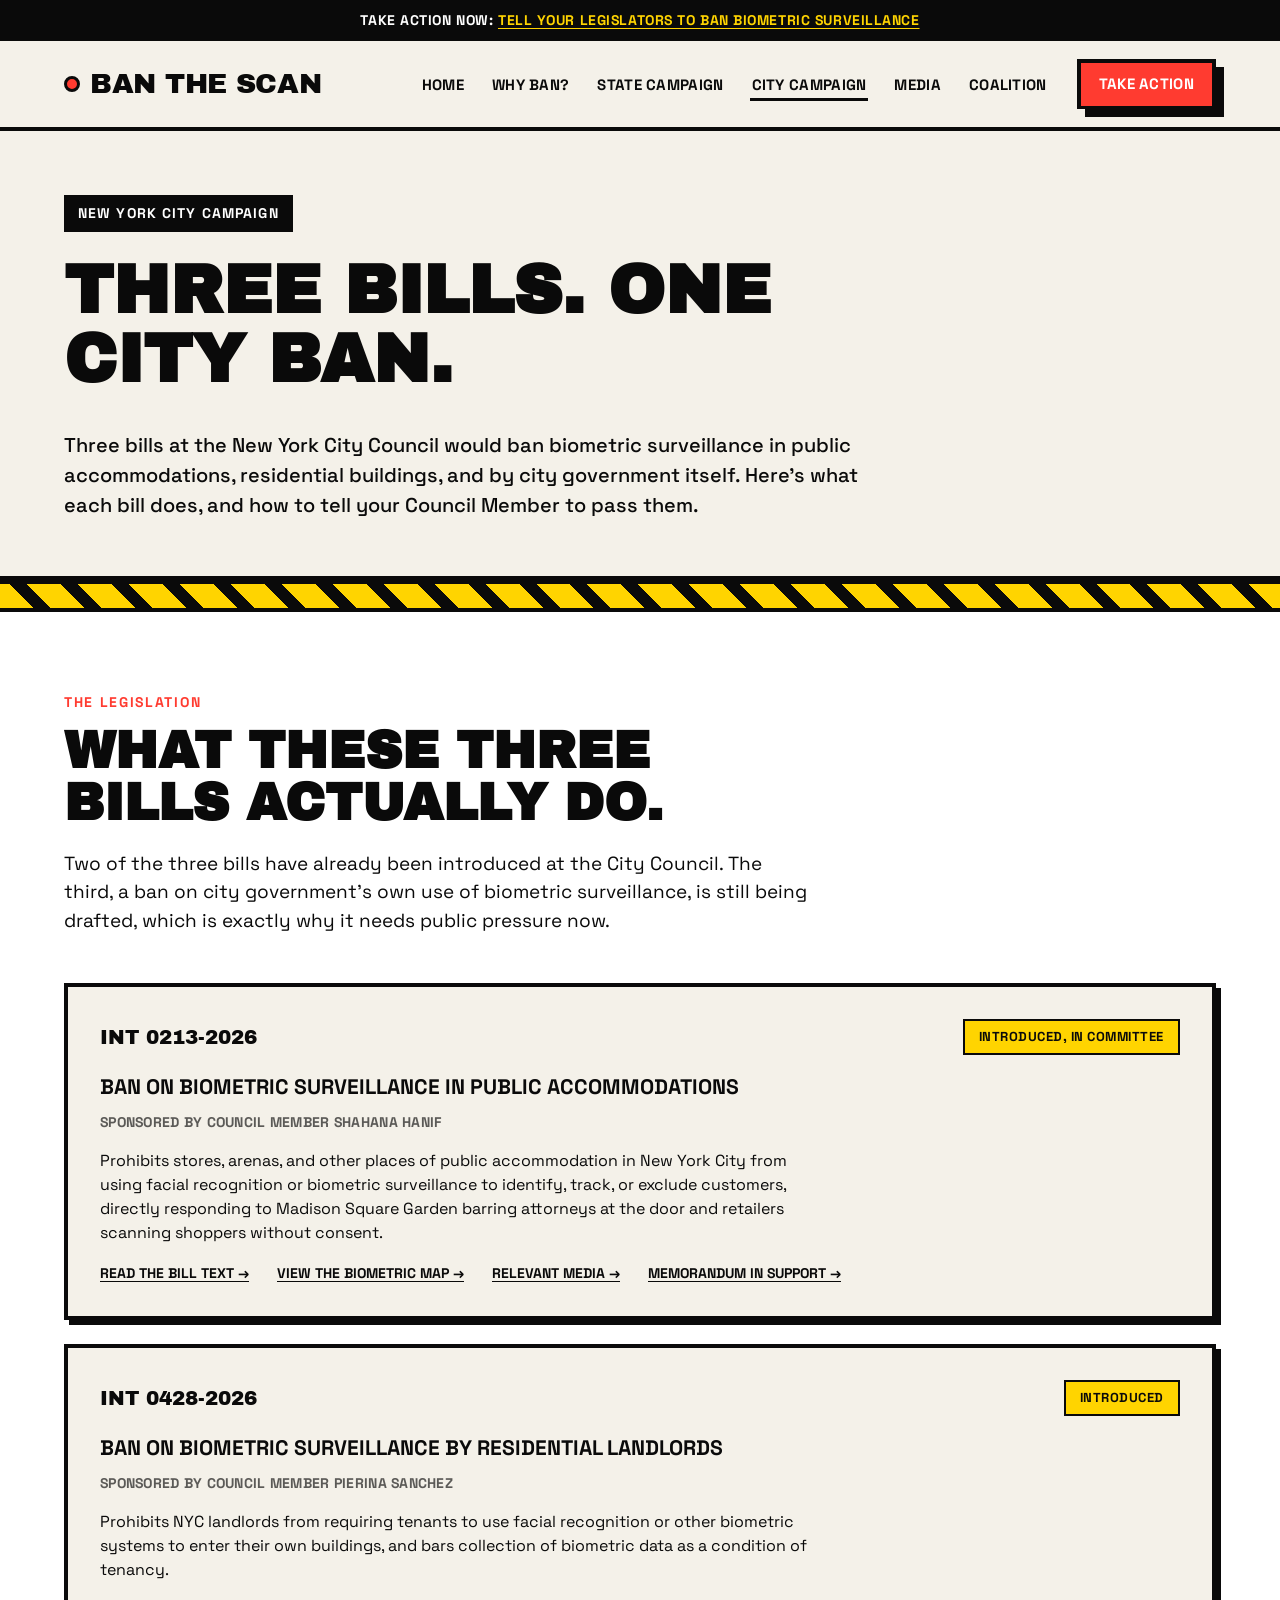
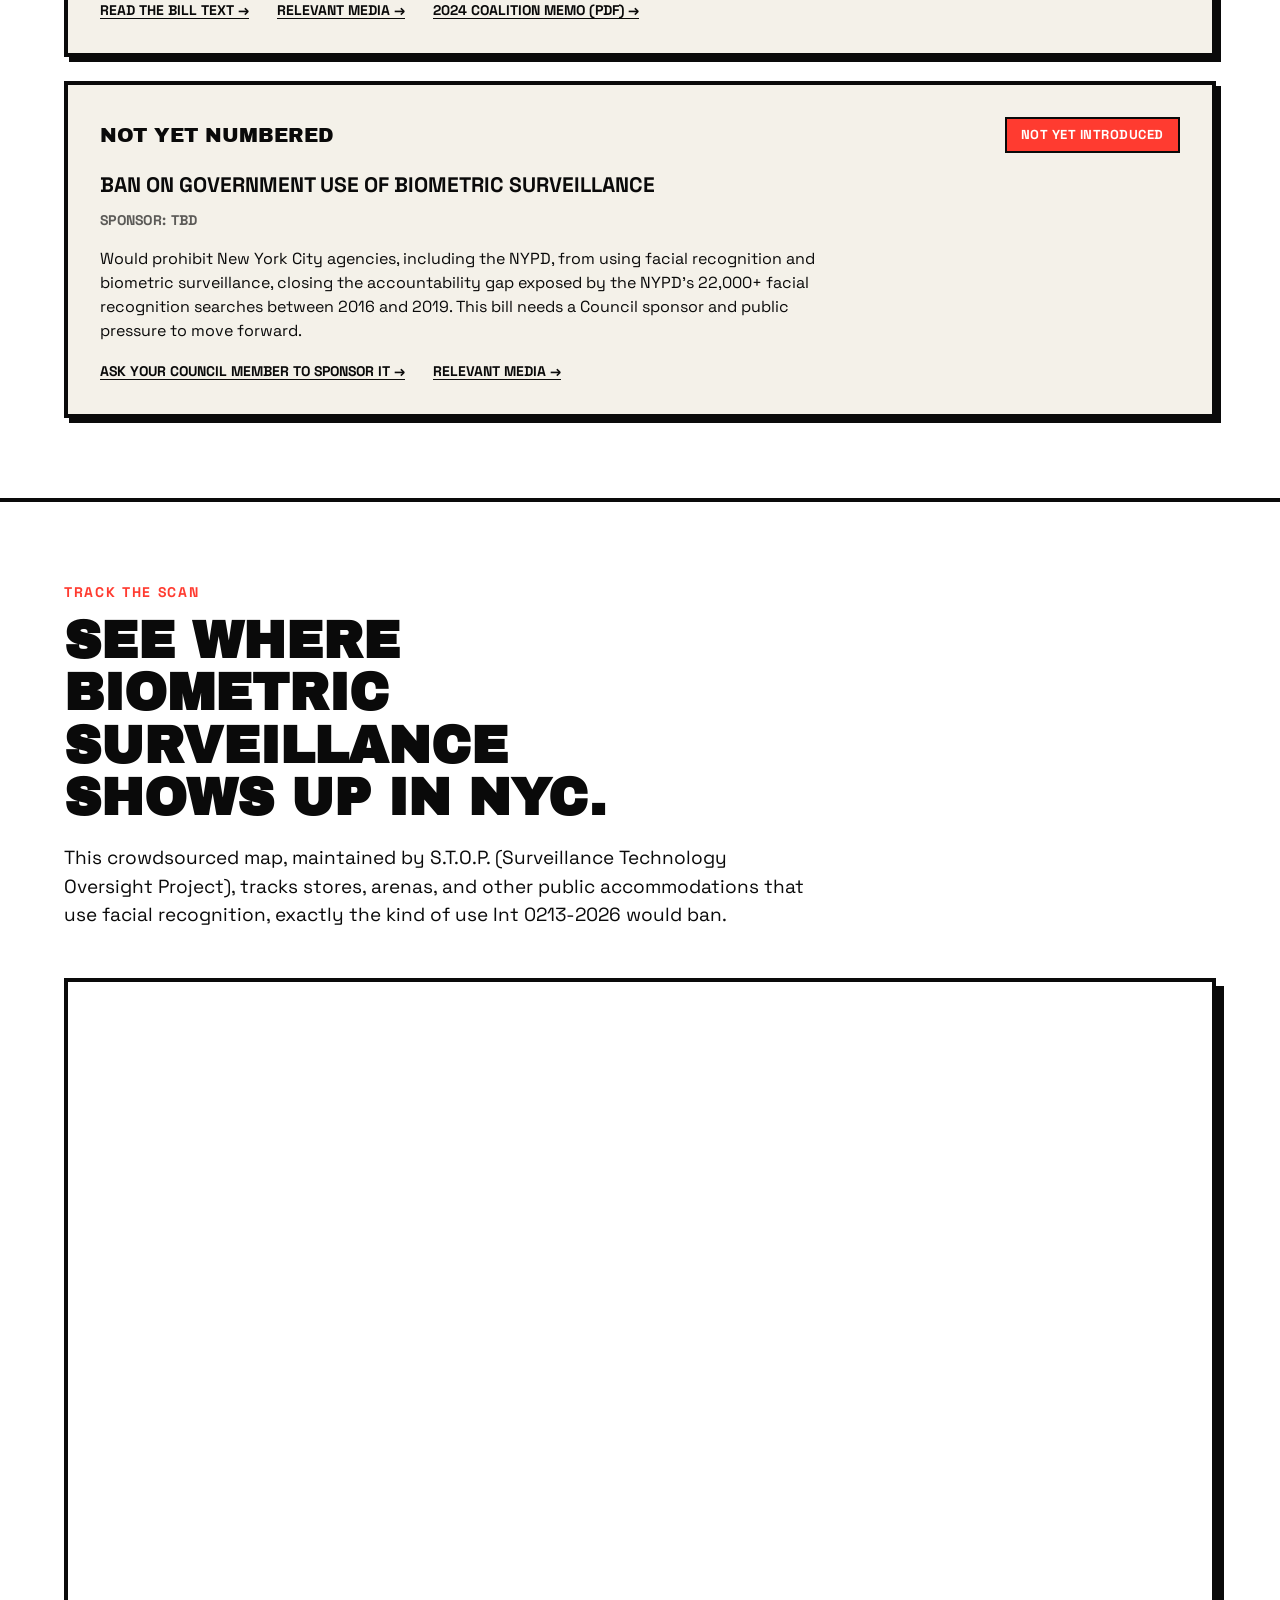
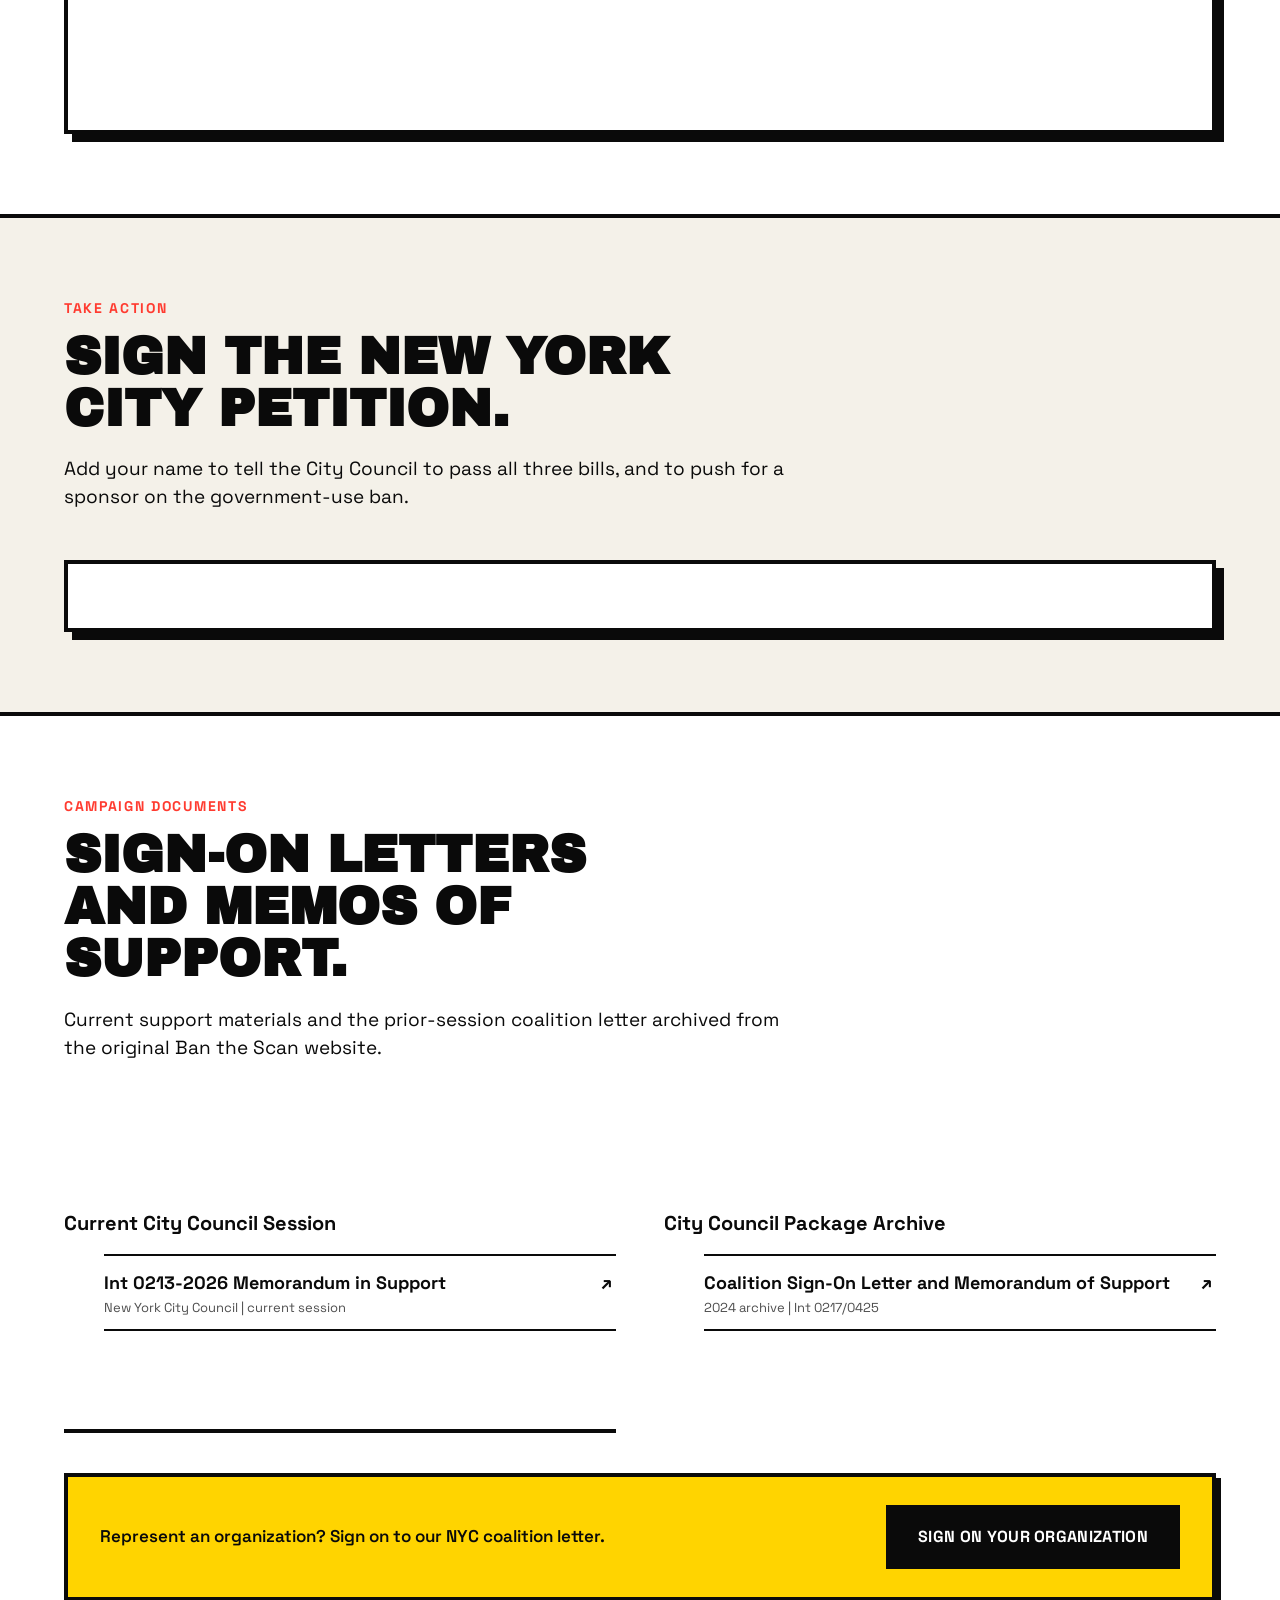
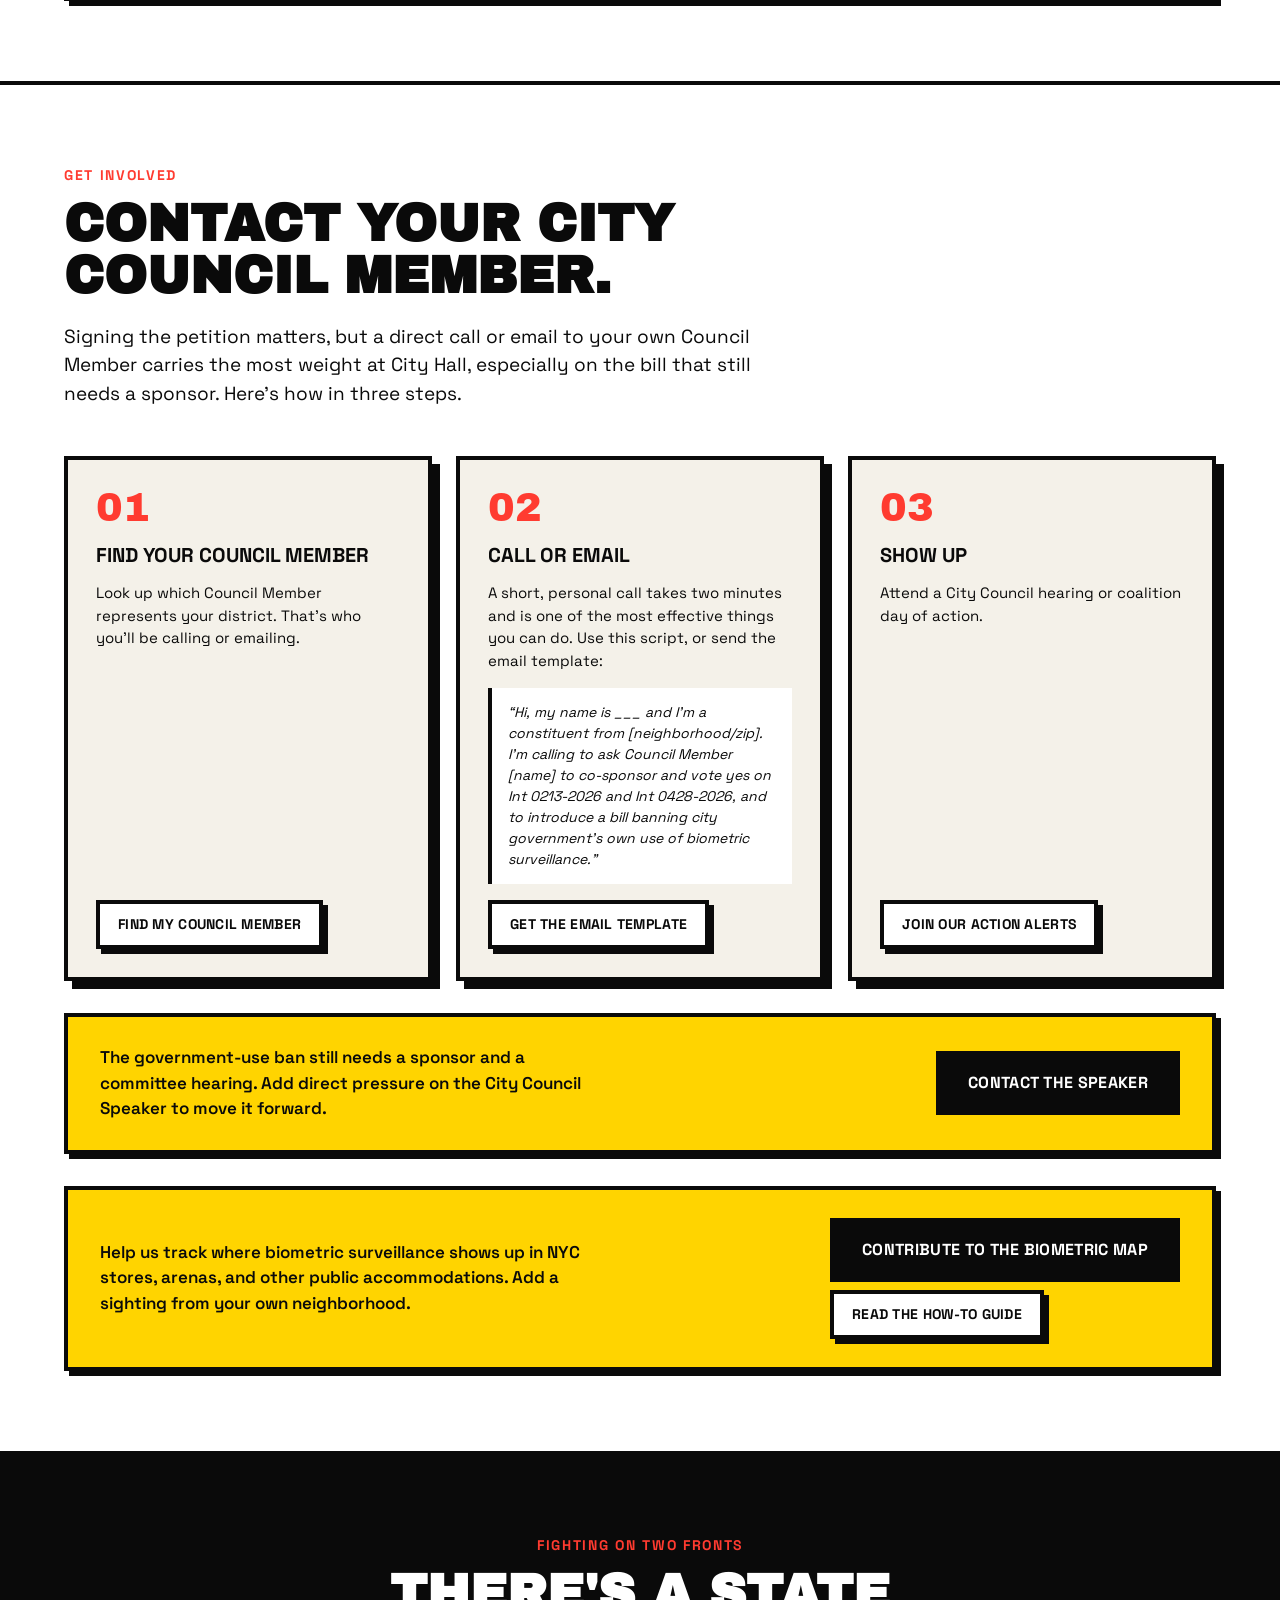
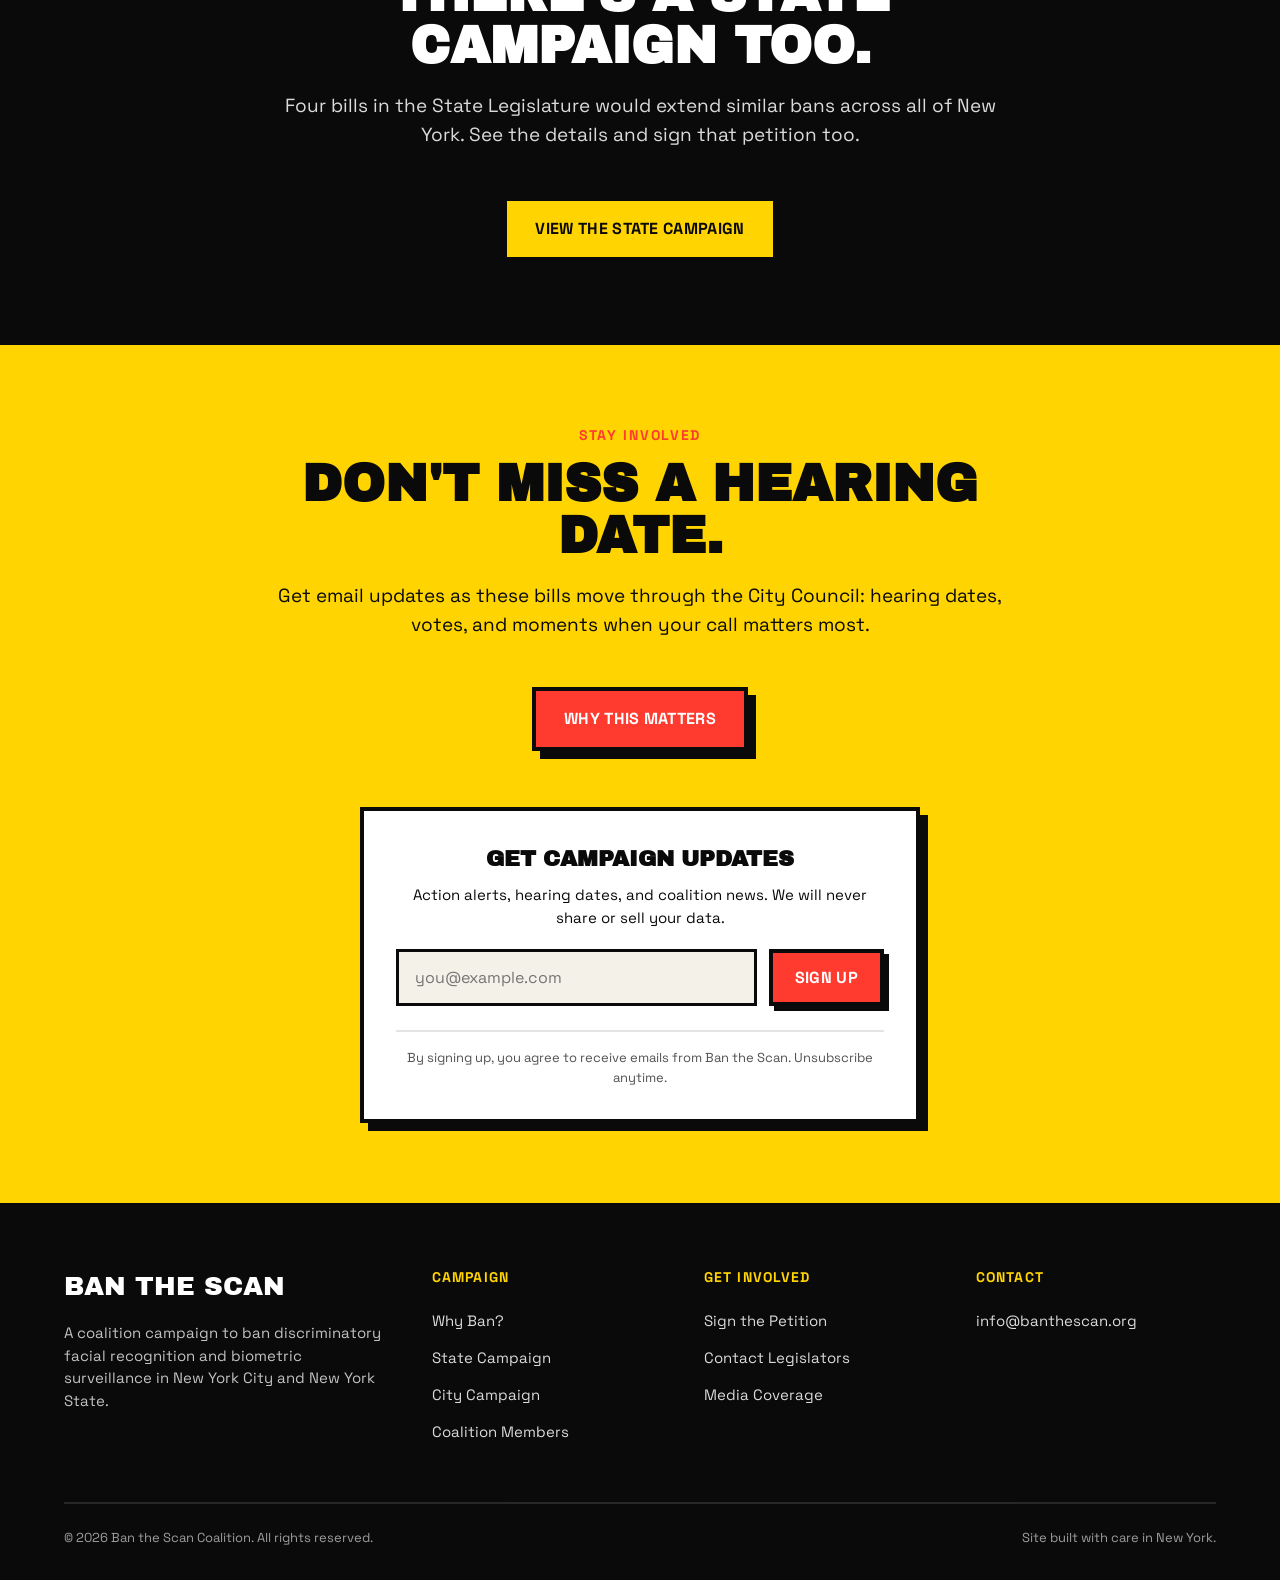
<file: campaign-city.html>
<!doctype html>
<html lang="en">
    <head>
        <meta charset="UTF-8" />
        <meta name="viewport" content="width=device-width, initial-scale=1.0" />
        <title>New York City Campaign | Ban the Scan</title>
        <meta name="description" content="NYC Council bills would ban biometric surveillance in public accommodations, residential buildings, and by city government. See the bills and sign the petition." />
        <link rel="stylesheet" href="/assets/css/styles.css" />
    </head>
    <body>
        <a class="skip-link" href="#main">Skip to Content</a>

        <div class="announcement">
    Take action now:
    <a href="/get-involved.html"
        >tell your legislators to ban biometric surveillance</a
    >
</div>

        <header class="site-header" id="siteHeader">
    <div class="wrap">
        <a class="logo" href="/index.html"
            ><span class="dot"></span> Ban the Scan</a
        >

        <nav class="main-nav" aria-label="Primary">
            <ul>
                <li>
                    <a
                        href="/index.html"
                        
                        >Home</a
                    >
                </li>
                <li>
                    <a
                        href="/about.html"
                        
                        >Why Ban?</a
                    >
                </li>
                <li>
                    <a
                        href="/campaign-state.html"
                        
                        >State Campaign</a
                    >
                </li>
                <li>
                    <a
                        href="/campaign-city.html"
                        aria-current="page"
                        >City Campaign</a
                    >
                </li>
                <li>
                    <a
                        href="/news.html"
                        
                        >Media</a
                    >
                </li>
                <li>
                    <a
                        href="/coalition.html"
                        
                        >Coalition</a
                    >
                </li>
            </ul>
            <a class="btn nav-cta" href="/get-involved.html"
                >Take Action</a
            >
        </nav>

        <button
            class="menu-toggle"
            id="menuToggle"
            aria-expanded="false"
            aria-controls="siteHeader"
        >
            Menu
        </button>
    </div>
</header>


        <main id="main">
    <!-- PAGE HERO -->
    <section class="page-hero">
        <div class="wrap">
            <span class="hero-eyebrow">New York City Campaign</span>
            <h1>Three bills. One city ban.</h1>
            <p class="hero-sub">Three bills at the New York City Council would ban biometric surveillance in public accommodations, residential buildings, and by city government itself. Here's what each bill does, and how to tell your Council Member to pass them.</p>
        </div>
    </section>

    <div class="tape-divider" aria-hidden="true"></div>

    <!-- BILLS -->
    <section class="bills" id="bills">
        <div class="wrap">
            <p class="section-label">The Legislation</p>
            <h2 class="section-heading">What these three bills actually do.</h2>
            <p class="section-intro">Two of the three bills have already been introduced at the City Council. The third, a ban on city government's own use of biometric surveillance, is still being drafted, which is exactly why it needs public pressure now.</p>

            <div class="bills-list">
                
                
                <article class="bill-card">
                    <div class="bill-card-head">
                        <span class="bill-number">Int 0213-2026</span>
                        <span class="status status-introduced">Introduced, In Committee</span>
                    </div>
                    <h3>Ban on Biometric Surveillance in Public Accommodations</h3>
                    <p class="bill-sponsors">Sponsored by Council Member Shahana Hanif</p>
                    <p class="bill-desc">Prohibits stores, arenas, and other places of public accommodation in New York City from using facial recognition or biometric surveillance to identify, track, or exclude customers, directly responding to Madison Square Garden barring attorneys at the door and retailers scanning shoppers without consent.</p>
                    <div class="bill-links">
                        
                        <a class="bill-link" href="https://legistar.council.nyc.gov/LegislationDetail.aspx?ID=7861954&amp;GUID=1D5898C5-53CA-49DA-BA41-84EF0DD03FC3">Read the Bill Text &rarr;</a>
                        
                        <a class="bill-link" href="#map">View the Biometric Map &rarr;</a>
                        
                        <a class="bill-link" href="/news.html#corporate-surveillance">Relevant Media &rarr;</a>
                        
                        <a class="bill-link" href="#documents-city-current">Memorandum in Support &rarr;</a>
                        
                    </div>
                </article>
                
                <article class="bill-card">
                    <div class="bill-card-head">
                        <span class="bill-number">Int 0428-2026</span>
                        <span class="status status-introduced">Introduced</span>
                    </div>
                    <h3>Ban on Biometric Surveillance by Residential Landlords</h3>
                    <p class="bill-sponsors">Sponsored by Council Member Pierina Sanchez</p>
                    <p class="bill-desc">Prohibits NYC landlords from requiring tenants to use facial recognition or other biometric systems to enter their own buildings, and bars collection of biometric data as a condition of tenancy.</p>
                    <div class="bill-links">
                        
                        <a class="bill-link" href="https://legistar.council.nyc.gov/LegislationDetail.aspx?ID=7862812&amp;GUID=82868853-7D34-466F-B2FD-0617D9CF75DC">Read the Bill Text &rarr;</a>
                        
                        <a class="bill-link" href="/news.html#policy-legislation">Relevant Media &rarr;</a>
                        
                        <a class="bill-link" href="/assets/documents/Int-217-425-Final-Sign-on-Letter.pdf">2024 Coalition Memo (PDF) &rarr;</a>
                        
                    </div>
                </article>
                
                <article class="bill-card">
                    <div class="bill-card-head">
                        <span class="bill-number">Not Yet Numbered</span>
                        <span class="status status-pending">Not Yet Introduced</span>
                    </div>
                    <h3>Ban on Government Use of Biometric Surveillance</h3>
                    <p class="bill-sponsors">Sponsor: TBD</p>
                    <p class="bill-desc">Would prohibit New York City agencies, including the NYPD, from using facial recognition and biometric surveillance, closing the accountability gap exposed by the NYPD's 22,000+ facial recognition searches between 2016 and 2019. This bill needs a Council sponsor and public pressure to move forward.</p>
                    <div class="bill-links">
                        
                        <a class="bill-link" href="#contact">Ask Your Council Member to Sponsor It &rarr;</a>
                        
                        <a class="bill-link" href="/news.html#research-data">Relevant Media &rarr;</a>
                        
                    </div>
                </article>
                
            </div>
        </div>
    </section>

    <!-- BIOMETRIC MAP -->
    <section class="precedent" id="map">
        <div class="wrap">
            <p class="section-label">Track the Scan</p>
            <h2 class="section-heading">See where biometric surveillance shows up in NYC.</h2>
            <p class="section-intro">This crowdsourced map, maintained by S.T.O.P. (Surveillance Technology Oversight Project), tracks stores, arenas, and other public accommodations that use facial recognition, exactly the kind of use Int 0213-2026 would ban.</p>

            <div class="petition-embed">
                <iframe src="https://datawrapper.dwcdn.net/yf3CS/4/" width="100%" height="677" frameborder="0" scrolling="no" title="Biometric Surveillance Map of New York City"></iframe>
                <script type="text/javascript">
                    !(function () {
                        "use strict";
                        window.addEventListener("message", function (a) {
                            if (void 0 !== a.data["datawrapper-height"]) {
                                var e = document.querySelectorAll("iframe");
                                for (var t in a.data["datawrapper-height"])
                                    for (var r = 0; r < e.length; r++)
                                        if (e[r].contentWindow === a.source) {
                                            var i = a.data["datawrapper-height"][t] + "px";
                                            e[r].style.height = i;
                                        }
                            }
                        });
                    })();
                </script>
            </div>
        </div>
    </section>

    <!-- PETITION -->
    <section class="petition" id="petition">
        <div class="wrap">
            <p class="section-label">Take Action</p>
            <h2 class="section-heading">Sign the New York City petition.</h2>
            <p class="section-intro">Add your name to tell the City Council to pass all three bills, and to push for a sponsor on the government-use ban.</p>

            <div class="petition-embed">
                <!--
                  NOTE: this Action Network petition's letter text currently
                  cites Intro 0217-2024 and Intro 0425-2024. Confirm these
                  have been updated to the current session's numbers
                  (Int 0213-2026 and Int 0428-2026) before publishing.
                -->
                <link href="https://actionnetwork.org/css/style-embed-v3.css" rel="stylesheet" type="text/css" />
                <script src="https://actionnetwork.org/widgets/v6/petition/ban-the-scan-nyc?format=js&amp;source=widget"></script>
                <div id="can-petition-area-ban-the-scan-nyc" style="width: 100%"></div>
            </div>
        </div>
    </section>

    <!-- CAMPAIGN DOCUMENTS -->
    <section class="campaign-docs" id="documents">
        <div class="wrap">
            <p class="section-label">Campaign Documents</p>
            <h2 class="section-heading">Sign-on letters and memos of support.</h2>
            <p class="section-intro">Current support materials and the prior-session coalition letter archived from the original Ban the Scan website.</p>

            <div class="document-groups">
                
                <section class="document-group" id="documents-city-current">
                    <h3>Current City Council Session</h3>
                    <ul class="document-list">
                        
                        <li>
                            <a href="https://legistar.council.nyc.gov/View.ashx?GUID=56EEBE14-E028-47FC-9602-84CE5A323E5F&amp;ID=15347944&amp;M=F" target="_blank" rel="noopener">
                                <span>Int 0213-2026 Memorandum in Support</span>
                                <small>New York City Council | current session</small>
                            </a>
                        </li>
                        
                    </ul>
                </section>
                
                <section class="document-group" id="documents-city-archive">
                    <h3>City Council Package Archive</h3>
                    <ul class="document-list">
                        
                        <li>
                            <a href="/assets/documents/Int-217-425-Final-Sign-on-Letter.pdf" target="_blank" rel="noopener">
                                <span>Coalition Sign-On Letter and Memorandum of Support</span>
                                <small>2024 archive | Int 0217/0425</small>
                            </a>
                        </li>
                        
                    </ul>
                </section>
                
            </div>

            <div class="org-callout">
                <p>Represent an organization? Sign on to our NYC coalition letter.</p>
                <a class="btn btn-black" href="mailto:info@banthescan.org">Sign On Your Organization</a>
            </div>
        </div>
    </section>

    <!-- CONTACT YOUR LEGISLATORS -->
    <section class="contact-legislators" id="contact">
        <div class="wrap">
            <p class="section-label">Get Involved</p>
            <h2 class="section-heading">Contact your City Council Member.</h2>
            <p class="section-intro">Signing the petition matters, but a direct call or email to your own Council Member carries the most weight at City Hall, especially on the bill that still needs a sponsor. Here's how in three steps.</p>

            <div class="contact-grid">
                
                <div class="contact-step">
                    <div class="step-num">01</div>
                    <h3>Find Your Council Member</h3>
                    <p>Look up which Council Member represents your district. That's who you'll be calling or emailing.</p>
                    
                    <div class="contact-step-links">
                        
                        
                        <a class="btn btn-sm" href="https://council.nyc.gov/districts/" target="_blank" rel="noopener">Find My Council Member</a>
                        
                        
                    </div>
                </div>
                
                <div class="contact-step">
                    <div class="step-num">02</div>
                    <h3>Call or Email</h3>
                    <p>A short, personal call takes two minutes and is one of the most effective things you can do. Use this script, or send the email template:</p>
                    
                    <blockquote>&ldquo;Hi, my name is ___ and I'm a constituent from [neighborhood/zip]. I'm calling to ask Council Member [name] to co-sponsor and vote yes on Int 0213-2026 and Int 0428-2026, and to introduce a bill banning city government's own use of biometric surveillance.&rdquo;</blockquote>
                    
                    <div class="contact-step-links">
                        
                        
                        <a class="btn btn-sm" href="mailto:?subject=Please+support+New+York+City%27s+biometric+surveillance+bills&amp;body=Dear+Council+Member+%5BLAST+NAME%5D%2C%0A%0AI+am+a+constituent+from+%5BNEIGHBORHOOD+OR+ZIP+CODE%5D.+I+am+writing+to+ask+you+to+co-sponsor+and+vote+yes+on+Int+0213-2026%2C+which+would+ban+biometric+surveillance+in+public+accommodations%2C+and+Int+0428-2026%2C+which+would+ban+biometric+entrance+systems+in+residential+buildings.%0A%0AI+also+ask+you+to+support+and+introduce+legislation+banning+New+York+City+government+agencies+from+using+biometric+surveillance.%0A%0AThese+technologies+threaten+New+Yorkers%27+privacy%2C+civil+rights%2C+and+equal+access+to+public+spaces+and+housing.+Please+help+move+these+protections+forward.%0A%0AThank+you%2C%0A%5BYOUR+NAME%5D%0A%5BYOUR+ADDRESS+OR+ZIP+CODE%5D">Get the Email Template</a>
                        
                        
                    </div>
                </div>
                
                <div class="contact-step">
                    <div class="step-num">03</div>
                    <h3>Show Up</h3>
                    <p>Attend a City Council hearing or coalition day of action.</p>
                    
                    <div class="contact-step-links">
                        
                        
                        <a class="btn btn-sm" href="#action">Join Our Action Alerts</a>
                        
                        
                    </div>
                </div>
                
            </div>

            <div class="org-callout">
                <p>The government-use ban still needs a sponsor and a committee hearing. Add direct pressure on the City Council Speaker to move it forward.</p>
                <a class="btn btn-black" href="https://council.nyc.gov/julie-menin/">Contact the Speaker</a>
            </div>

            <div class="org-callout">
                <p>Help us track where biometric surveillance shows up in NYC stores, arenas, and other public accommodations. Add a sighting from your own neighborhood.</p>
                <div class="callout-links">
                    <a class="btn btn-black" href="https://docs.google.com/forms/d/1izYEzEJfui7Hz02NZV7mjOXBbUCtNqd8Wdi5CNVPNX4/viewform" target="_blank" rel="noopener">Contribute to the Biometric Map</a>
                    <a class="btn btn-sm" href="https://www.stopspying.org/biometric-map" target="_blank" rel="noopener">Read the How-To Guide</a>
                </div>
            </div>
        </div>
    </section>

    <!-- BRIDGE TO STATE CAMPAIGN -->
    <section class="bridge-cta" id="bridge">
        <div class="wrap">
            <p class="section-label">Fighting On Two Fronts</p>
            <h2 class="section-heading">There's a State Campaign too.</h2>
            <p class="section-intro">Four bills in the State Legislature would extend similar bans across all of New York. See the details and sign that petition too.</p>
            <div class="bridge-actions">
                <a class="btn btn-yellow" href="/campaign-state.html">View the State Campaign</a>
            </div>
        </div>
    </section>

    <!-- FINAL CTA -->
    <section class="final-cta" id="action">
        <div class="wrap">
            <p class="section-label">Stay Involved</p>
            <h2 class="section-heading">Don't miss a hearing date.</h2>
            <p class="section-intro">Get email updates as these bills move through the City Council: hearing dates, votes, and moments when your call matters most.</p>

            <div class="cta-actions">
                <a class="btn btn-primary" href="/about.html">Why This Matters</a>
            </div>

            <form class="signup-form" action="#" method="post">
    <h3>Get Campaign Updates</h3>
    <p>Action alerts, hearing dates, and coalition news. We will never share or sell your data.</p>
    <div class="signup-row">
        <label class="visually-hidden" for="email">Email address</label>
        <input type="email" id="email" name="email" placeholder="you@example.com" required="" />
        <button class="btn btn-primary" type="submit">
            Sign Up
        </button>
    </div>
    <p class="signup-fineprint">By signing up, you agree to receive emails from Ban the Scan. Unsubscribe anytime.</p>
</form>

        </div>
    </section>
</main>


        


<footer class="site-footer">
    <div class="wrap">
        <div class="footer-grid">
            <div class="footer-col">
                <div class="footer-logo">Ban the Scan</div>
                <p>A coalition campaign to ban discriminatory facial recognition and biometric surveillance in New York City and New York State.</p>
            </div>
            <div class="footer-col">
                <h4>Campaign</h4>
                <ul>
                    <li><a href="/about.html">Why Ban?</a></li>
                    <li>
                        <a href="/campaign-state.html">State Campaign</a>
                    </li>
                    <li>
                        <a href="/campaign-city.html">City Campaign</a>
                    </li>
                    <li>
                        <a href="/coalition.html">Coalition Members</a>
                    </li>
                </ul>
            </div>
            <div class="footer-col">
                <h4>Get Involved</h4>
                <ul>
                    <li>
                        
                        <a href="#petition">Sign the Petition</a>
                        
                    </li>
                    <li>
                        
                        <a href="#contact">Contact Legislators</a>
                        
                    </li>
                    <li><a href="/news.html">Media Coverage</a></li>
                </ul>
            </div>
            <div class="footer-col">
                <h4>Contact</h4>
                <ul>
                    <li>
                        <a href="mailto:info@banthescan.org"
                            >info@banthescan.org</a
                        >
                    </li>
                </ul>
            </div>
        </div>

        <div class="footer-bottom">
            <span>&copy; 2026 Ban the Scan Coalition. All rights reserved.</span>
            <span>Site built with care in New York.</span>
        </div>
    </div>
</footer>


        <script>
            var toggle = document.getElementById("menuToggle");
            var header = document.getElementById("siteHeader");
            toggle.addEventListener("click", function () {
                var isOpen = header.classList.toggle("nav-open");
                toggle.setAttribute("aria-expanded", isOpen ? "true" : "false");
                toggle.textContent = isOpen ? "Close" : "Menu";
            });
        </script>
    </body>
</html>
</file>
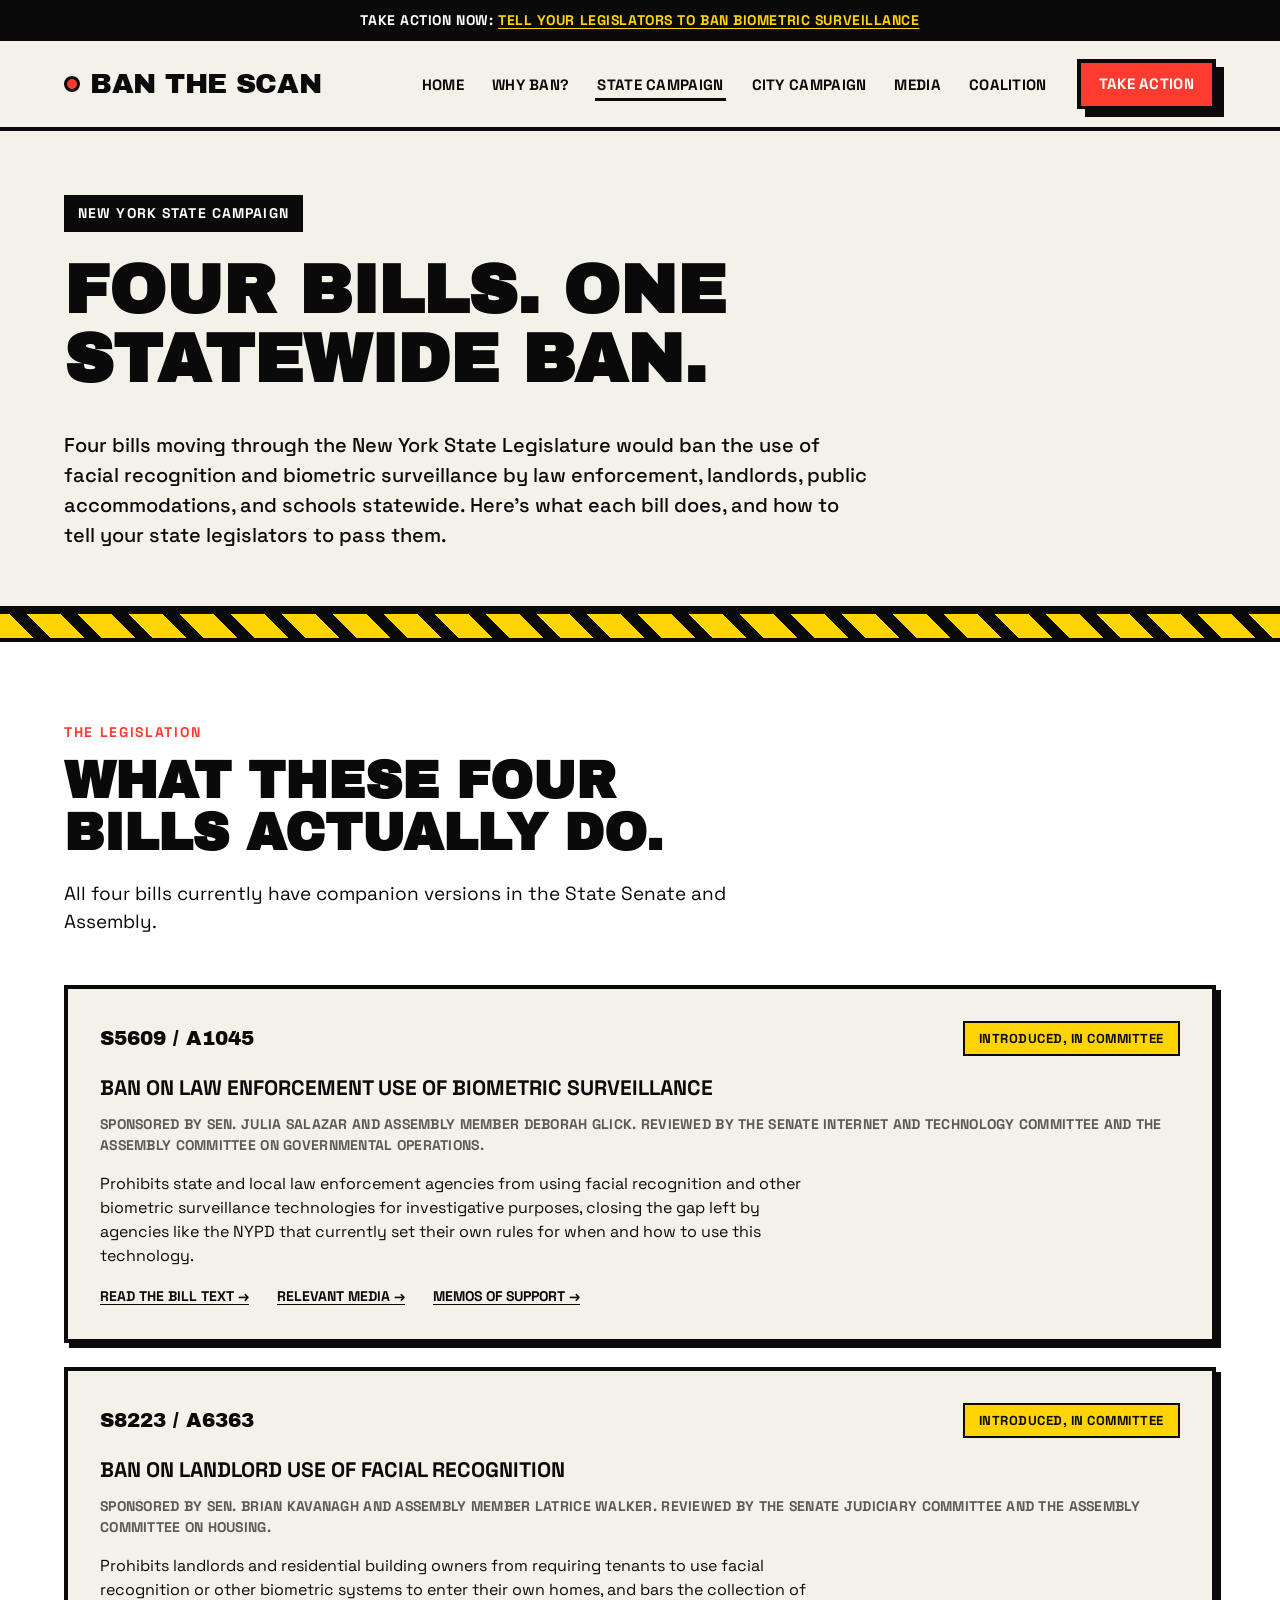
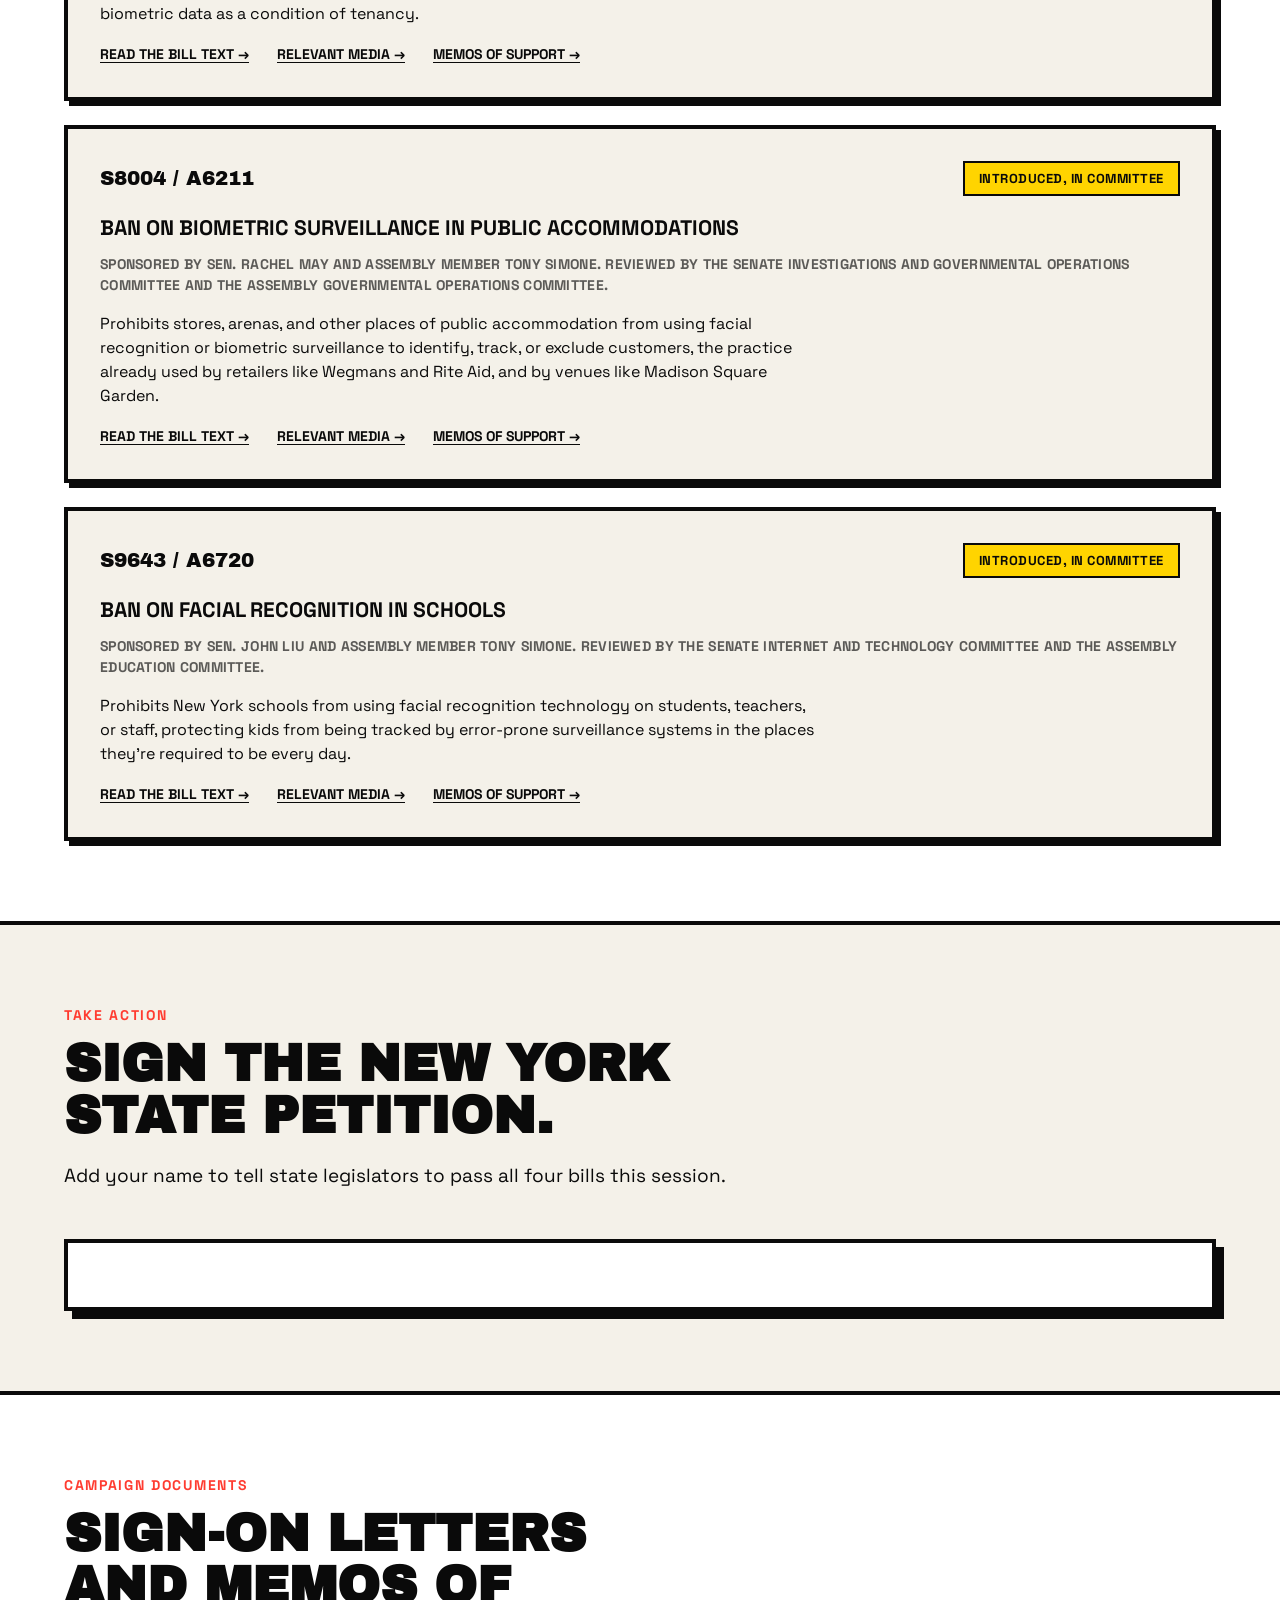
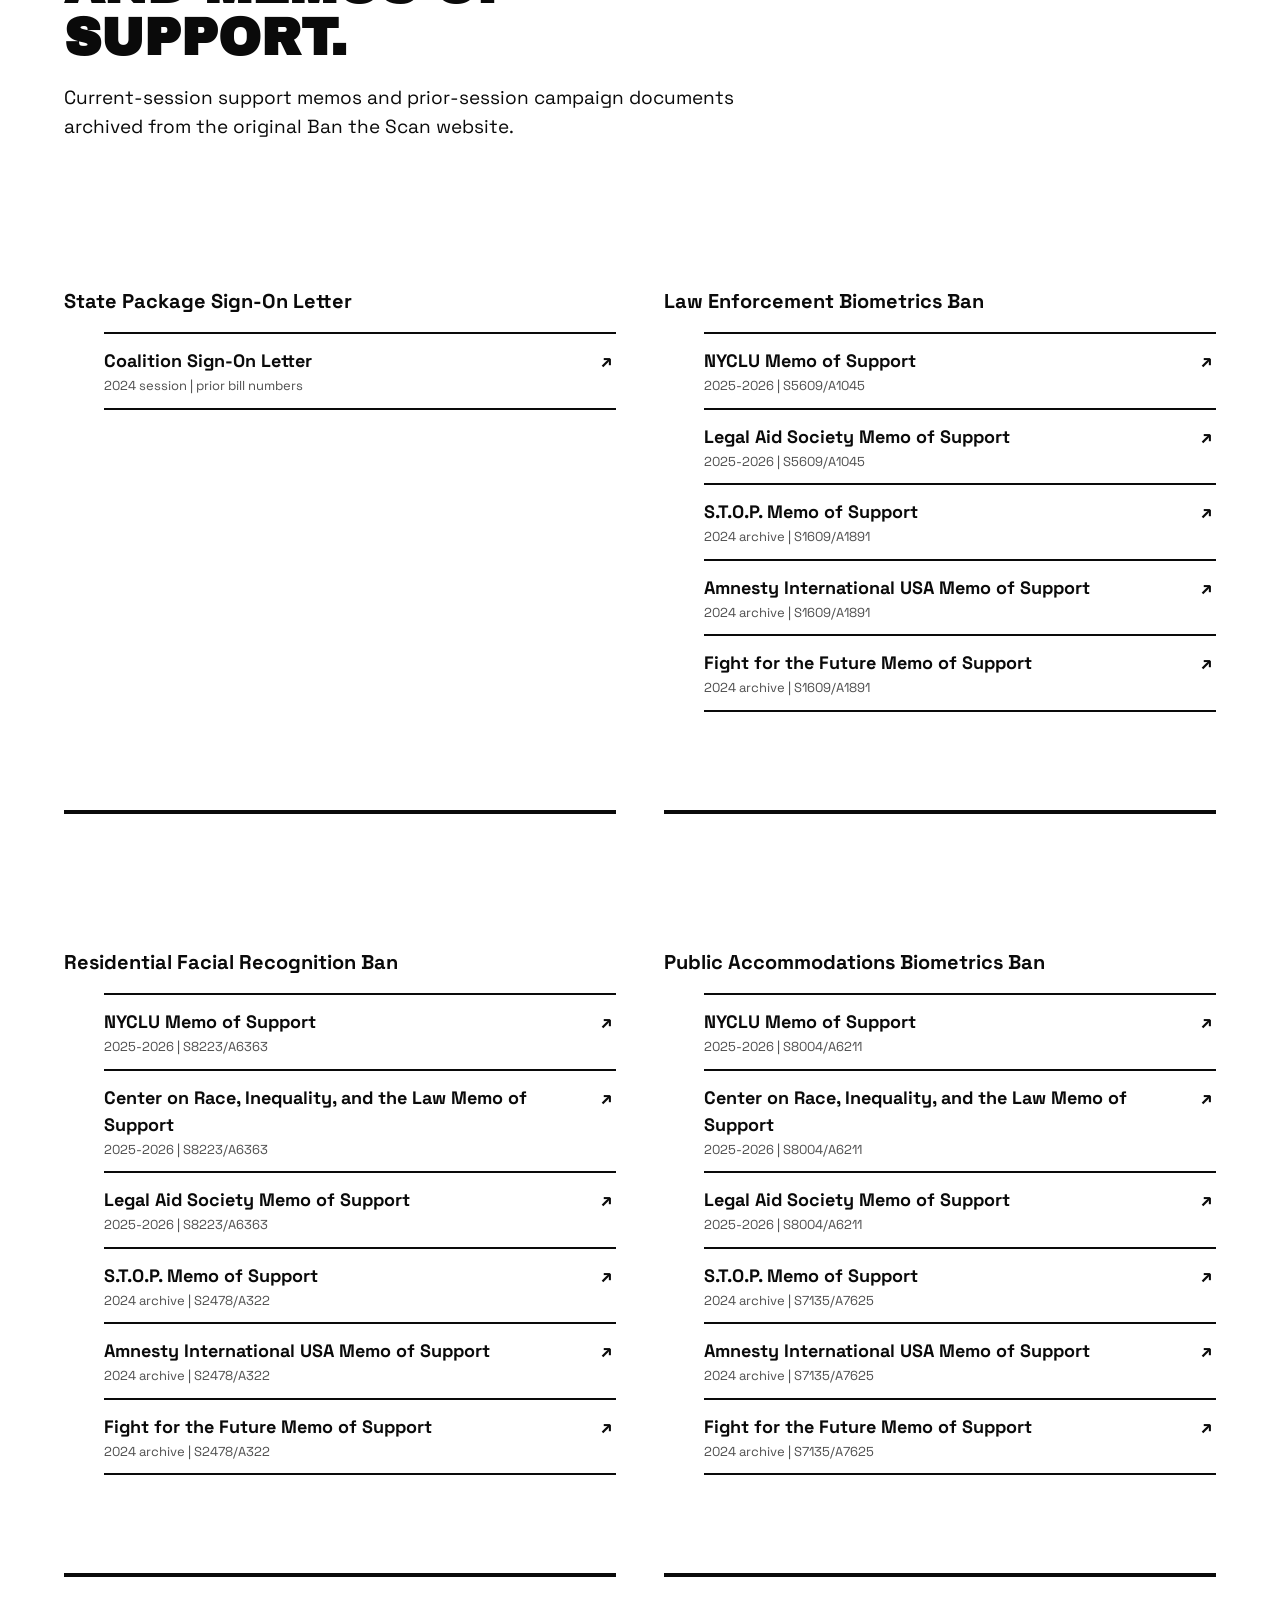
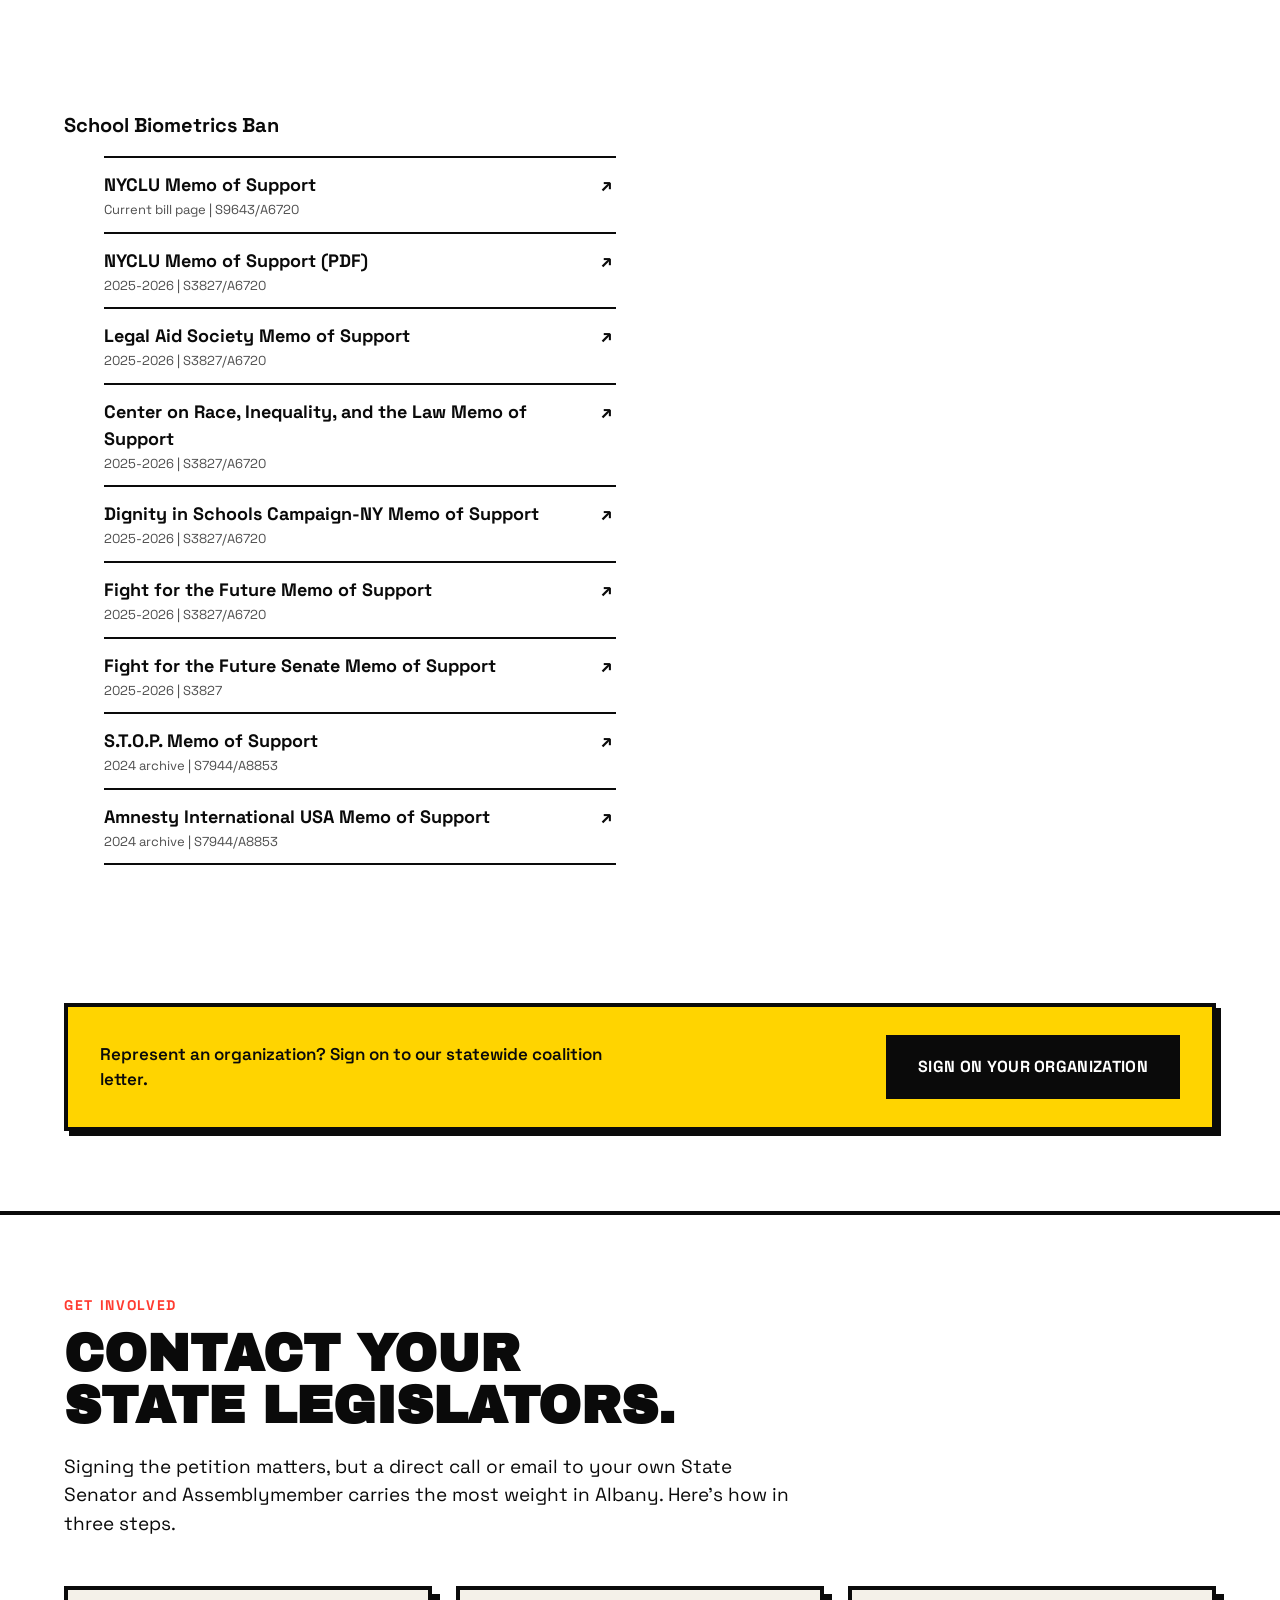
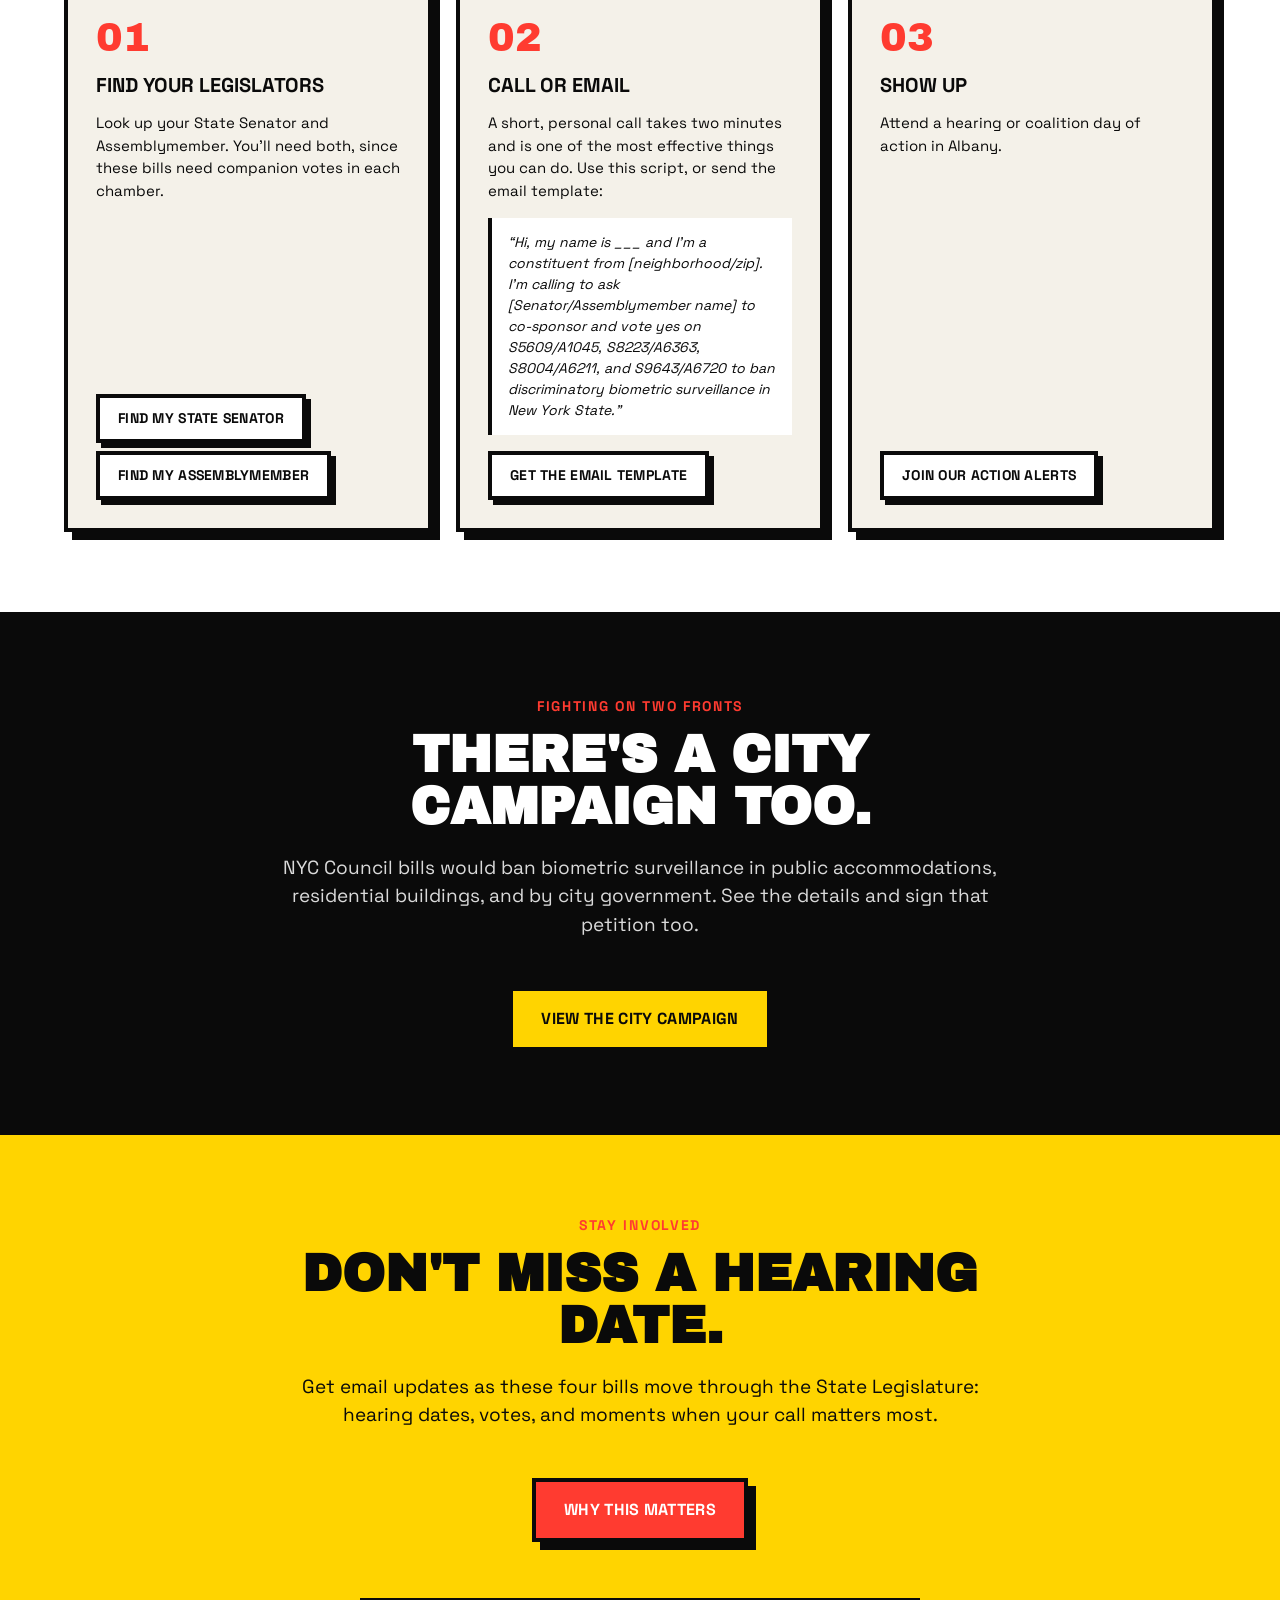
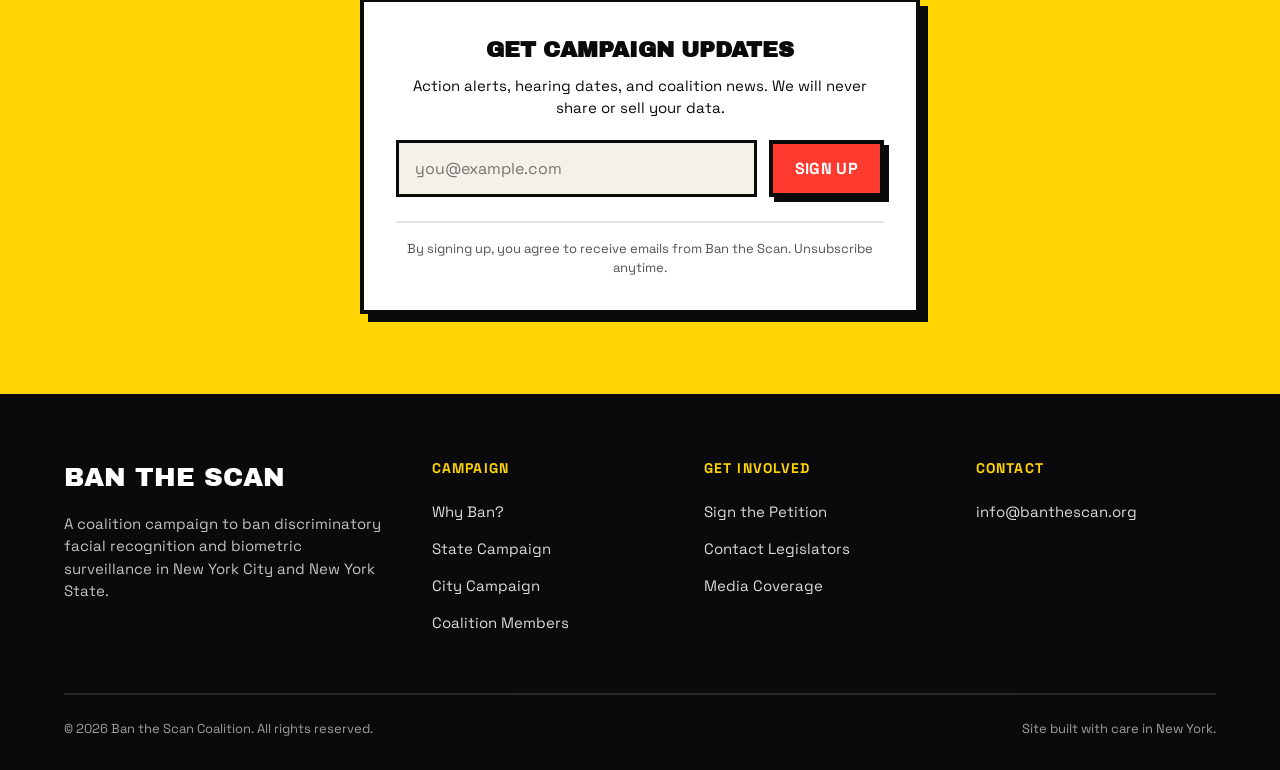
<file: campaign-state.html>
<!doctype html>
<html lang="en">
    <head>
        <meta charset="UTF-8" />
        <meta name="viewport" content="width=device-width, initial-scale=1.0" />
        <title>New York State Campaign | Ban the Scan</title>
        <meta name="description" content="Four bills would ban law enforcement, landlord, public accommodation, and school use of facial recognition across New York State. See the bills and sign the petition." />
        <link rel="stylesheet" href="/assets/css/styles.css" />
    </head>
    <body>
        <a class="skip-link" href="#main">Skip to Content</a>

        <div class="announcement">
    Take action now:
    <a href="/get-involved.html"
        >tell your legislators to ban biometric surveillance</a
    >
</div>

        <header class="site-header" id="siteHeader">
    <div class="wrap">
        <a class="logo" href="/index.html"
            ><span class="dot"></span> Ban the Scan</a
        >

        <nav class="main-nav" aria-label="Primary">
            <ul>
                <li>
                    <a
                        href="/index.html"
                        
                        >Home</a
                    >
                </li>
                <li>
                    <a
                        href="/about.html"
                        
                        >Why Ban?</a
                    >
                </li>
                <li>
                    <a
                        href="/campaign-state.html"
                        aria-current="page"
                        >State Campaign</a
                    >
                </li>
                <li>
                    <a
                        href="/campaign-city.html"
                        
                        >City Campaign</a
                    >
                </li>
                <li>
                    <a
                        href="/news.html"
                        
                        >Media</a
                    >
                </li>
                <li>
                    <a
                        href="/coalition.html"
                        
                        >Coalition</a
                    >
                </li>
            </ul>
            <a class="btn nav-cta" href="/get-involved.html"
                >Take Action</a
            >
        </nav>

        <button
            class="menu-toggle"
            id="menuToggle"
            aria-expanded="false"
            aria-controls="siteHeader"
        >
            Menu
        </button>
    </div>
</header>


        <main id="main">
    <!-- PAGE HERO -->
    <section class="page-hero">
        <div class="wrap">
            <span class="hero-eyebrow">New York State Campaign</span>
            <h1>Four bills. One statewide ban.</h1>
            <p class="hero-sub">Four bills moving through the New York State Legislature would ban the use of facial recognition and biometric surveillance by law enforcement, landlords, public accommodations, and schools statewide. Here's what each bill does, and how to tell your state legislators to pass them.</p>
        </div>
    </section>

    <div class="tape-divider" aria-hidden="true"></div>

    <!-- BILLS -->
    <section class="bills" id="bills">
        <div class="wrap">
            <p class="section-label">The Legislation</p>
            <h2 class="section-heading">What these four bills actually do.</h2>
            <p class="section-intro">All four bills currently have companion versions in the State Senate and Assembly.</p>

            <div class="bills-list">
                
                
                <article class="bill-card">
                    <div class="bill-card-head">
                        <span class="bill-number">S5609 / A1045</span>
                        <span class="status status-introduced">Introduced, In Committee</span>
                    </div>
                    <h3>Ban on Law Enforcement Use of Biometric Surveillance</h3>
                    <p class="bill-sponsors">Sponsored by Sen. Julia Salazar and Assembly Member Deborah Glick. Reviewed by the Senate Internet and Technology Committee and the Assembly Committee on Governmental Operations.</p>
                    <p class="bill-desc">Prohibits state and local law enforcement agencies from using facial recognition and other biometric surveillance technologies for investigative purposes, closing the gap left by agencies like the NYPD that currently set their own rules for when and how to use this technology.</p>
                    <div class="bill-links">
                        
                        <a class="bill-link" href="https://legislation.nysenate.gov/pdf/bills/2025/S5609">Read the Bill Text &rarr;</a>
                        
                        <a class="bill-link" href="/news.html#research-data">Relevant Media &rarr;</a>
                        
                        <a class="bill-link" href="#documents-law-enforcement">Memos of Support &rarr;</a>
                        
                    </div>
                </article>
                
                <article class="bill-card">
                    <div class="bill-card-head">
                        <span class="bill-number">S8223 / A6363</span>
                        <span class="status status-introduced">Introduced, In Committee</span>
                    </div>
                    <h3>Ban on Landlord Use of Facial Recognition</h3>
                    <p class="bill-sponsors">Sponsored by Sen. Brian Kavanagh and Assembly Member Latrice Walker. Reviewed by the Senate Judiciary Committee and the Assembly Committee on Housing.</p>
                    <p class="bill-desc">Prohibits landlords and residential building owners from requiring tenants to use facial recognition or other biometric systems to enter their own homes, and bars the collection of biometric data as a condition of tenancy.</p>
                    <div class="bill-links">
                        
                        <a class="bill-link" href="https://legislation.nysenate.gov/pdf/bills/2025/S8223">Read the Bill Text &rarr;</a>
                        
                        <a class="bill-link" href="/news.html#policy-legislation">Relevant Media &rarr;</a>
                        
                        <a class="bill-link" href="#documents-residential">Memos of Support &rarr;</a>
                        
                    </div>
                </article>
                
                <article class="bill-card">
                    <div class="bill-card-head">
                        <span class="bill-number">S8004 / A6211</span>
                        <span class="status status-introduced">Introduced, In Committee</span>
                    </div>
                    <h3>Ban on Biometric Surveillance in Public Accommodations</h3>
                    <p class="bill-sponsors">Sponsored by Sen. Rachel May and Assembly Member Tony Simone. Reviewed by the Senate Investigations and Governmental Operations Committee and the Assembly Governmental Operations Committee.</p>
                    <p class="bill-desc">Prohibits stores, arenas, and other places of public accommodation from using facial recognition or biometric surveillance to identify, track, or exclude customers, the practice already used by retailers like Wegmans and Rite Aid, and by venues like Madison Square Garden.</p>
                    <div class="bill-links">
                        
                        <a class="bill-link" href="https://legislation.nysenate.gov/pdf/bills/2025/S8004">Read the Bill Text &rarr;</a>
                        
                        <a class="bill-link" href="/news.html#corporate-surveillance">Relevant Media &rarr;</a>
                        
                        <a class="bill-link" href="#documents-public-accommodations">Memos of Support &rarr;</a>
                        
                    </div>
                </article>
                
                <article class="bill-card">
                    <div class="bill-card-head">
                        <span class="bill-number">S9643 / A6720</span>
                        <span class="status status-introduced">Introduced, In Committee</span>
                    </div>
                    <h3>Ban on Facial Recognition in Schools</h3>
                    <p class="bill-sponsors">Sponsored by Sen. John Liu and Assembly Member Tony Simone. Reviewed by the Senate Internet and Technology Committee and the Assembly Education Committee.</p>
                    <p class="bill-desc">Prohibits New York schools from using facial recognition technology on students, teachers, or staff, protecting kids from being tracked by error-prone surveillance systems in the places they're required to be every day.</p>
                    <div class="bill-links">
                        
                        <a class="bill-link" href="https://legislation.nysenate.gov/pdf/bills/2025/S9643">Read the Bill Text &rarr;</a>
                        
                        <a class="bill-link" href="/news.html#policy-legislation">Relevant Media &rarr;</a>
                        
                        <a class="bill-link" href="#documents-schools">Memos of Support &rarr;</a>
                        
                    </div>
                </article>
                
            </div>
        </div>
    </section>

    <!-- PETITION -->
    <section class="petition" id="petition">
        <div class="wrap">
            <p class="section-label">Take Action</p>
            <h2 class="section-heading">Sign the New York State petition.</h2>
            <p class="section-intro">Add your name to tell state legislators to pass all four bills this session.</p>

            <div class="petition-embed">
                <!--
                  NOTE: this Action Network petition targets both the
                  New York State Legislature and New York City Council,
                  and its letter text cites an older bill number (S79)
                  rather than the current S5609/A1045, S8223/A6363,
                  S8004/A6211, S9643/A6720. Confirm the letter has been
                  updated before publishing.
                -->
                <link href="https://actionnetwork.org/css/style-embed-v3.css" rel="stylesheet" type="text/css" />
                <script src="https://actionnetwork.org/widgets/v6/petition/ban-the-scan-outlaw-facial-recognition-in-new-york?format=js&amp;source=widget"></script>
                <div id="can-petition-area-ban-the-scan-outlaw-facial-recognition-in-new-york" style="width: 100%"></div>
            </div>
        </div>
    </section>

    <!-- CAMPAIGN DOCUMENTS -->
    <section class="campaign-docs" id="documents">
        <div class="wrap">
            <p class="section-label">Campaign Documents</p>
            <h2 class="section-heading">Sign-on letters and memos of support.</h2>
            <p class="section-intro">Current-session support memos and prior-session campaign documents archived from the original Ban the Scan website.</p>

            <div class="document-groups">
                
                <section class="document-group" id="documents-sign-on">
                    <h3>State Package Sign-On Letter</h3>
                    <ul class="document-list">
                        
                        <li>
                            <a href="/assets/documents/Final-State-Facial-Recognition-Bills-Sign-on-Letter.pdf" target="_blank" rel="noopener">
                                <span>Coalition Sign-On Letter</span>
                                <small>2024 session | prior bill numbers</small>
                            </a>
                        </li>
                        
                    </ul>
                </section>
                
                <section class="document-group" id="documents-law-enforcement">
                    <h3>Law Enforcement Biometrics Ban</h3>
                    <ul class="document-list">
                        
                        <li>
                            <a href="/assets/documents/S5609-Salazar-A1045-Glick-Police-Biometric-Ban-Memo-2026.pdf" target="_blank" rel="noopener">
                                <span>NYCLU Memo of Support</span>
                                <small>2025-2026 | S5609/A1045</small>
                            </a>
                        </li>
                        
                        <li>
                            <a href="/assets/documents/2025-Ban-the-Scan-Law-Enforcment-Ban-Memo-in-Support-LAS.pdf" target="_blank" rel="noopener">
                                <span>Legal Aid Society Memo of Support</span>
                                <small>2025-2026 | S5609/A1045</small>
                            </a>
                        </li>
                        
                        <li>
                            <a href="/assets/documents/2024-4-1-STOP-Memo-of-Support-for-LE-FR-Ban.pdf" target="_blank" rel="noopener">
                                <span>S.T.O.P. Memo of Support</span>
                                <small>2024 archive | S1609/A1891</small>
                            </a>
                        </li>
                        
                        <li>
                            <a href="/assets/documents/Amnesty-International-MEMORANDUM-OF-SUPPORT-FOR-LAW-ENFORCEMENT-BIOMETRICS-BAN.pdf" target="_blank" rel="noopener">
                                <span>Amnesty International USA Memo of Support</span>
                                <small>2024 archive | S1609/A1891</small>
                            </a>
                        </li>
                        
                        <li>
                            <a href="/assets/documents/Memo-of-Support-for-LE-FR-Ban-Fight-for-the-Futuredocx.pdf" target="_blank" rel="noopener">
                                <span>Fight for the Future Memo of Support</span>
                                <small>2024 archive | S1609/A1891</small>
                            </a>
                        </li>
                        
                    </ul>
                </section>
                
                <section class="document-group" id="documents-residential">
                    <h3>Residential Facial Recognition Ban</h3>
                    <ul class="document-list">
                        
                        <li>
                            <a href="/assets/documents/S8223-Kavanaugh-A6363-Walker-Residential-Facial-Rec-Ban-2026-Memo.pdf" target="_blank" rel="noopener">
                                <span>NYCLU Memo of Support</span>
                                <small>2025-2026 | S8223/A6363</small>
                            </a>
                        </li>
                        
                        <li>
                            <a href="/assets/documents/CRIL_2025-Residential-FR-Ban-Memo-of-Support.pdf" target="_blank" rel="noopener">
                                <span>Center on Race, Inequality, and the Law Memo of Support</span>
                                <small>2025-2026 | S8223/A6363</small>
                            </a>
                        </li>
                        
                        <li>
                            <a href="/assets/documents/2025-Ban-the-Scan-Residential-Memo-in-Support-LAS.pdf" target="_blank" rel="noopener">
                                <span>Legal Aid Society Memo of Support</span>
                                <small>2025-2026 | S8223/A6363</small>
                            </a>
                        </li>
                        
                        <li>
                            <a href="/assets/documents/2024-4-1-STOP-Memo-of-Support-for-Residential-FR-Ban.pdf" target="_blank" rel="noopener">
                                <span>S.T.O.P. Memo of Support</span>
                                <small>2024 archive | S2478/A322</small>
                            </a>
                        </li>
                        
                        <li>
                            <a href="/assets/documents/Amnesty-Memo-of-Support-for-Residential-FR-Ban.pdf" target="_blank" rel="noopener">
                                <span>Amnesty International USA Memo of Support</span>
                                <small>2024 archive | S2478/A322</small>
                            </a>
                        </li>
                        
                        <li>
                            <a href="/assets/documents/Memo-of-Support-for-Residential-FR-Ban-Fight-for-the-Futuredocx.pdf" target="_blank" rel="noopener">
                                <span>Fight for the Future Memo of Support</span>
                                <small>2024 archive | S2478/A322</small>
                            </a>
                        </li>
                        
                    </ul>
                </section>
                
                <section class="document-group" id="documents-public-accommodations">
                    <h3>Public Accommodations Biometrics Ban</h3>
                    <ul class="document-list">
                        
                        <li>
                            <a href="/assets/documents/S8004-May-A6211-Simone-Public-Accommodation-Biometrics-Ban-Memo-2026.pdf" target="_blank" rel="noopener">
                                <span>NYCLU Memo of Support</span>
                                <small>2025-2026 | S8004/A6211</small>
                            </a>
                        </li>
                        
                        <li>
                            <a href="/assets/documents/CRIL_2025-Public-Accommodations-Ban-Memo-of-Support.pdf" target="_blank" rel="noopener">
                                <span>Center on Race, Inequality, and the Law Memo of Support</span>
                                <small>2025-2026 | S8004/A6211</small>
                            </a>
                        </li>
                        
                        <li>
                            <a href="/assets/documents/2025-Ban-the-Scan-Public-Accommodations-Memo-in-Support-LAS.pdf" target="_blank" rel="noopener">
                                <span>Legal Aid Society Memo of Support</span>
                                <small>2025-2026 | S8004/A6211</small>
                            </a>
                        </li>
                        
                        <li>
                            <a href="/assets/documents/2024-4-1-STOP-Memo-of-Support-for-Public-Accommodations-FR-Ban.pdf" target="_blank" rel="noopener">
                                <span>S.T.O.P. Memo of Support</span>
                                <small>2024 archive | S7135/A7625</small>
                            </a>
                        </li>
                        
                        <li>
                            <a href="/assets/documents/Amnesty-International-Memo-of-Support-for-Public-Accommodations-FR-Ban.pdf" target="_blank" rel="noopener">
                                <span>Amnesty International USA Memo of Support</span>
                                <small>2024 archive | S7135/A7625</small>
                            </a>
                        </li>
                        
                        <li>
                            <a href="/assets/documents/Memo-of-Support-for-Public-Accommodations-FR-Ban-Fight-for-the-Futuredocx.pdf" target="_blank" rel="noopener">
                                <span>Fight for the Future Memo of Support</span>
                                <small>2024 archive | S7135/A7625</small>
                            </a>
                        </li>
                        
                    </ul>
                </section>
                
                <section class="document-group" id="documents-schools">
                    <h3>School Biometrics Ban</h3>
                    <ul class="document-list">
                        
                        <li>
                            <a href="https://www.nyclu.org/resources/policy/legislations/biometrics-in-schools" target="_blank" rel="noopener">
                                <span>NYCLU Memo of Support</span>
                                <small>Current bill page | S9643/A6720</small>
                            </a>
                        </li>
                        
                        <li>
                            <a href="/assets/documents/S3827-Hoylman-Sigal-A6720-Simone-Biometrics-in-Schools-Memo-2026.pdf" target="_blank" rel="noopener">
                                <span>NYCLU Memo of Support (PDF)</span>
                                <small>2025-2026 | S3827/A6720</small>
                            </a>
                        </li>
                        
                        <li>
                            <a href="/assets/documents/2025-Ban-The-Scan-LAS-Memo-in-Support.pdf" target="_blank" rel="noopener">
                                <span>Legal Aid Society Memo of Support</span>
                                <small>2025-2026 | S3827/A6720</small>
                            </a>
                        </li>
                        
                        <li>
                            <a href="/assets/documents/2025-Ban-The-Scan-Memo-of-Support-Schools-Ban-Senate-Assembly-CRIL.pdf" target="_blank" rel="noopener">
                                <span>Center on Race, Inequality, and the Law Memo of Support</span>
                                <small>2025-2026 | S3827/A6720</small>
                            </a>
                        </li>
                        
                        <li>
                            <a href="/assets/documents/2025-Ban-The-Scan-Memo-of-Support-Schools-Ban-docx.pdf" target="_blank" rel="noopener">
                                <span>Dignity in Schools Campaign-NY Memo of Support</span>
                                <small>2025-2026 | S3827/A6720</small>
                            </a>
                        </li>
                        
                        <li>
                            <a href="/assets/documents/2025-FFTF-Ban-The-Scan-Memo-of-Support.pdf" target="_blank" rel="noopener">
                                <span>Fight for the Future Memo of Support</span>
                                <small>2025-2026 | S3827/A6720</small>
                            </a>
                        </li>
                        
                        <li>
                            <a href="/assets/documents/Fight-for-the-Future-2025-Ban-The-Scan-Memo-of-Support-Schools-Ban-Senate.pdf" target="_blank" rel="noopener">
                                <span>Fight for the Future Senate Memo of Support</span>
                                <small>2025-2026 | S3827</small>
                            </a>
                        </li>
                        
                        <li>
                            <a href="/assets/documents/2024-4-1-STOP-Memo-of-Support-for-Schools-FR-Ban.pdf" target="_blank" rel="noopener">
                                <span>S.T.O.P. Memo of Support</span>
                                <small>2024 archive | S7944/A8853</small>
                            </a>
                        </li>
                        
                        <li>
                            <a href="/assets/documents/Amnesty-International-Memo-of-Support-for-Schools-FR-Ban.pdf" target="_blank" rel="noopener">
                                <span>Amnesty International USA Memo of Support</span>
                                <small>2024 archive | S7944/A8853</small>
                            </a>
                        </li>
                        
                    </ul>
                </section>
                
            </div>

            <div class="org-callout">
                <p>Represent an organization? Sign on to our statewide coalition letter.</p>
                <a class="btn btn-black" href="mailto:info@banthescan.org">Sign On Your Organization</a>
            </div>
        </div>
    </section>

    <!-- CONTACT YOUR LEGISLATORS -->
    <section class="contact-legislators" id="contact">
        <div class="wrap">
            <p class="section-label">Get Involved</p>
            <h2 class="section-heading">Contact your state legislators.</h2>
            <p class="section-intro">Signing the petition matters, but a direct call or email to your own State Senator and Assemblymember carries the most weight in Albany. Here's how in three steps.</p>

            <div class="contact-grid">
                
                <div class="contact-step">
                    <div class="step-num">01</div>
                    <h3>Find Your Legislators</h3>
                    <p>Look up your State Senator and Assemblymember. You'll need both, since these bills need companion votes in each chamber.</p>
                    
                    <div class="contact-step-links">
                        
                        
                        <a class="btn btn-sm" href="https://www.nysenate.gov/find-my-senator" target="_blank" rel="noopener">Find My State Senator</a>
                        
                        
                        
                        <a class="btn btn-sm" href="https://www.nyassembly.gov/mem/search/" target="_blank" rel="noopener">Find My Assemblymember</a>
                        
                        
                    </div>
                </div>
                
                <div class="contact-step">
                    <div class="step-num">02</div>
                    <h3>Call or Email</h3>
                    <p>A short, personal call takes two minutes and is one of the most effective things you can do. Use this script, or send the email template:</p>
                    
                    <blockquote>&ldquo;Hi, my name is ___ and I'm a constituent from [neighborhood/zip]. I'm calling to ask [Senator/Assemblymember name] to co-sponsor and vote yes on S5609/A1045, S8223/A6363, S8004/A6211, and S9643/A6720 to ban discriminatory biometric surveillance in New York State.&rdquo;</blockquote>
                    
                    <div class="contact-step-links">
                        
                        
                        <a class="btn btn-sm" href="mailto:?subject=Please+support+New+York%27s+biometric+surveillance+bills&amp;body=Dear+Senator%2FAssemblymember+%5BLAST+NAME%5D%2C%0A%0AI+am+a+constituent+from+%5BNEIGHBORHOOD+OR+ZIP+CODE%5D.+I+am+writing+to+ask+you+to+co-sponsor+and+vote+yes+on+the+following+bills+in+your+chamber%3A+S5609%2FA1045%2C+S8223%2FA6363%2C+S8004%2FA6211%2C+and+S9643%2FA6720.%0A%0AFacial+recognition+and+other+biometric+surveillance+threaten+New+Yorkers%27+privacy+and+civil+rights.+These+bills+would+protect+New+Yorkers+from+biometric+surveillance+by+law+enforcement%2C+landlords%2C+public+accommodations%2C+and+schools.%0A%0APlease+support+these+bills+and+help+advance+them+this+session.%0A%0AThank+you%2C%0A%5BYOUR+NAME%5D%0A%5BYOUR+ADDRESS+OR+ZIP+CODE%5D">Get the Email Template</a>
                        
                        
                    </div>
                </div>
                
                <div class="contact-step">
                    <div class="step-num">03</div>
                    <h3>Show Up</h3>
                    <p>Attend a hearing or coalition day of action in Albany.</p>
                    
                    <div class="contact-step-links">
                        
                        
                        <a class="btn btn-sm" href="#action">Join Our Action Alerts</a>
                        
                        
                    </div>
                </div>
                
            </div>
        </div>
    </section>

    <!-- BRIDGE TO CITY CAMPAIGN -->
    <section class="bridge-cta" id="bridge">
        <div class="wrap">
            <p class="section-label">Fighting On Two Fronts</p>
            <h2 class="section-heading">There's a City Campaign too.</h2>
            <p class="section-intro">NYC Council bills would ban biometric surveillance in public accommodations, residential buildings, and by city government. See the details and sign that petition too.</p>
            <div class="bridge-actions">
                <a class="btn btn-yellow" href="/campaign-city.html">View the City Campaign</a>
            </div>
        </div>
    </section>

    <!-- FINAL CTA -->
    <section class="final-cta" id="action">
        <div class="wrap">
            <p class="section-label">Stay Involved</p>
            <h2 class="section-heading">Don't miss a hearing date.</h2>
            <p class="section-intro">Get email updates as these four bills move through the State Legislature: hearing dates, votes, and moments when your call matters most.</p>

            <div class="cta-actions">
                <a class="btn btn-primary" href="/about.html">Why This Matters</a>
            </div>

            <form class="signup-form" action="#" method="post">
    <h3>Get Campaign Updates</h3>
    <p>Action alerts, hearing dates, and coalition news. We will never share or sell your data.</p>
    <div class="signup-row">
        <label class="visually-hidden" for="email">Email address</label>
        <input type="email" id="email" name="email" placeholder="you@example.com" required="" />
        <button class="btn btn-primary" type="submit">
            Sign Up
        </button>
    </div>
    <p class="signup-fineprint">By signing up, you agree to receive emails from Ban the Scan. Unsubscribe anytime.</p>
</form>

        </div>
    </section>
</main>


        


<footer class="site-footer">
    <div class="wrap">
        <div class="footer-grid">
            <div class="footer-col">
                <div class="footer-logo">Ban the Scan</div>
                <p>A coalition campaign to ban discriminatory facial recognition and biometric surveillance in New York City and New York State.</p>
            </div>
            <div class="footer-col">
                <h4>Campaign</h4>
                <ul>
                    <li><a href="/about.html">Why Ban?</a></li>
                    <li>
                        <a href="/campaign-state.html">State Campaign</a>
                    </li>
                    <li>
                        <a href="/campaign-city.html">City Campaign</a>
                    </li>
                    <li>
                        <a href="/coalition.html">Coalition Members</a>
                    </li>
                </ul>
            </div>
            <div class="footer-col">
                <h4>Get Involved</h4>
                <ul>
                    <li>
                        
                        <a href="#petition">Sign the Petition</a>
                        
                    </li>
                    <li>
                        
                        <a href="#contact">Contact Legislators</a>
                        
                    </li>
                    <li><a href="/news.html">Media Coverage</a></li>
                </ul>
            </div>
            <div class="footer-col">
                <h4>Contact</h4>
                <ul>
                    <li>
                        <a href="mailto:info@banthescan.org"
                            >info@banthescan.org</a
                        >
                    </li>
                </ul>
            </div>
        </div>

        <div class="footer-bottom">
            <span>&copy; 2026 Ban the Scan Coalition. All rights reserved.</span>
            <span>Site built with care in New York.</span>
        </div>
    </div>
</footer>


        <script>
            var toggle = document.getElementById("menuToggle");
            var header = document.getElementById("siteHeader");
            toggle.addEventListener("click", function () {
                var isOpen = header.classList.toggle("nav-open");
                toggle.setAttribute("aria-expanded", isOpen ? "true" : "false");
                toggle.textContent = isOpen ? "Close" : "Menu";
            });
        </script>
    </body>
</html>
</file>
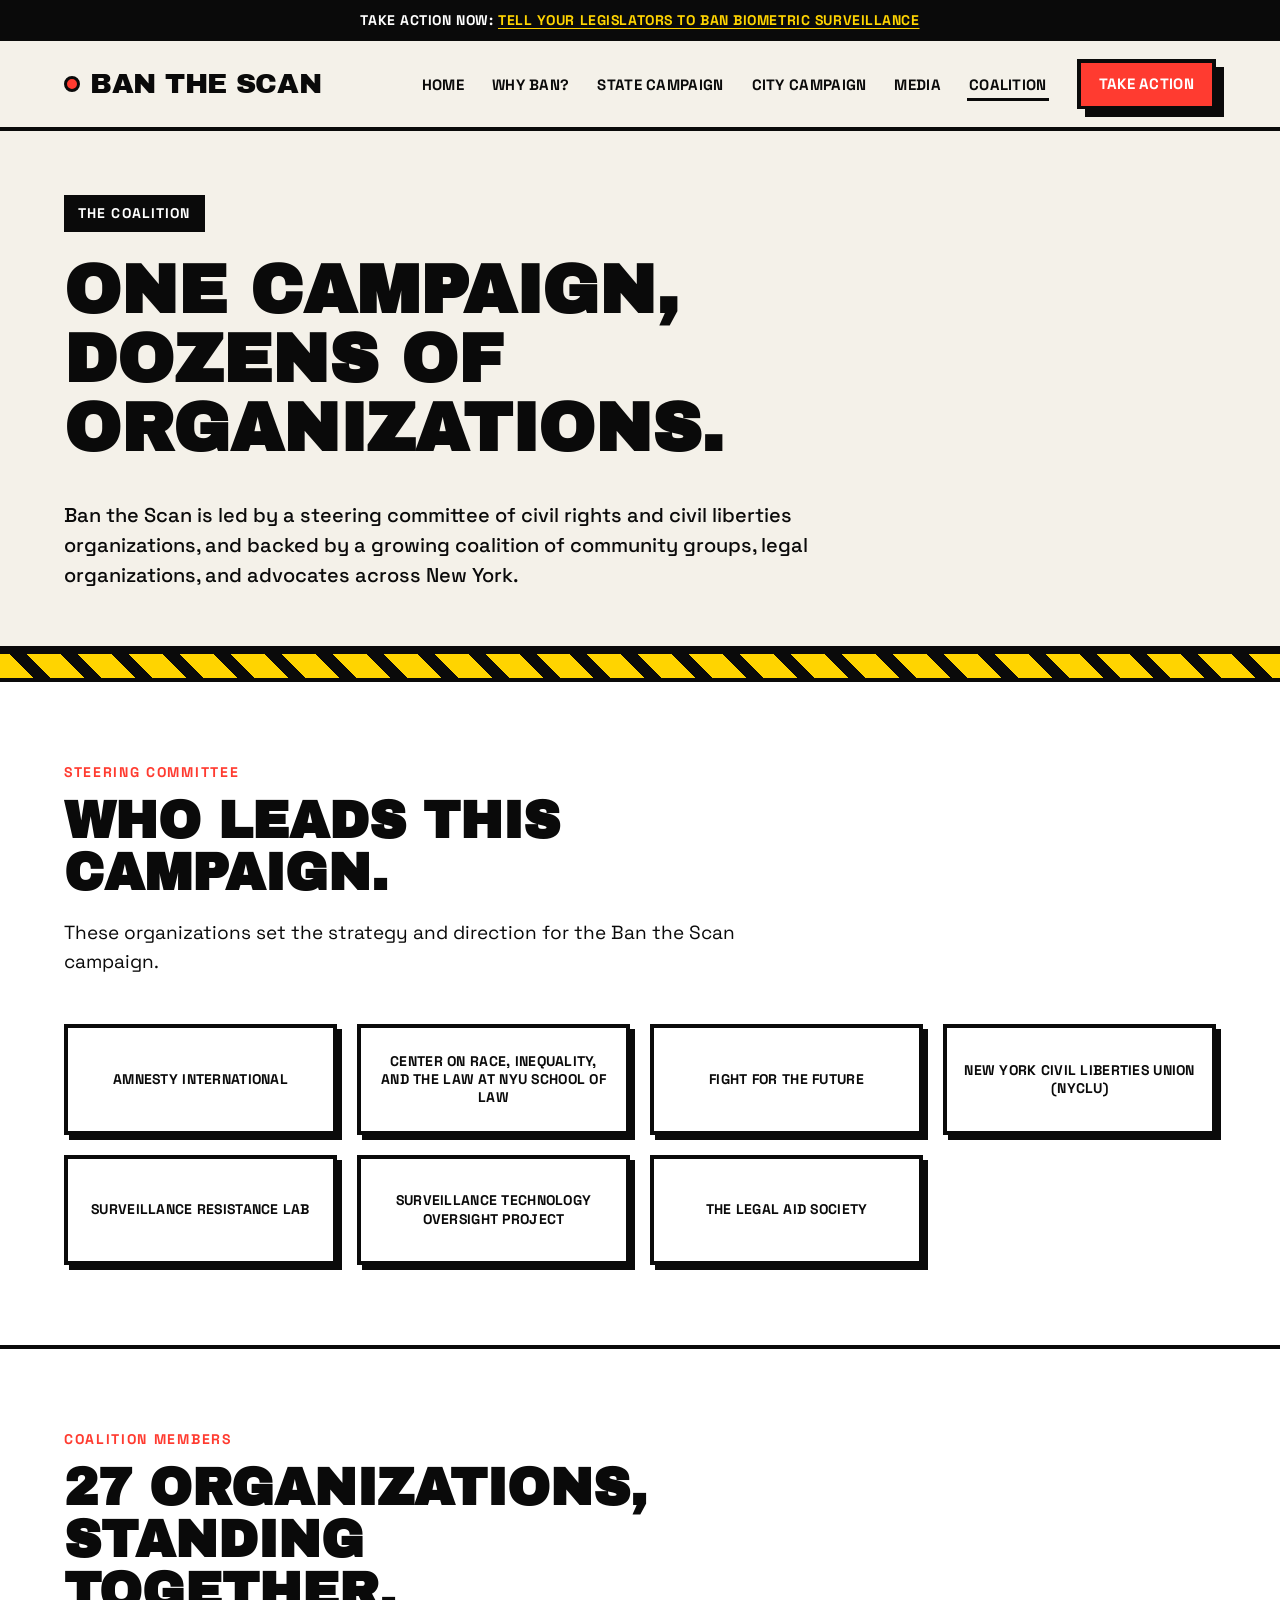
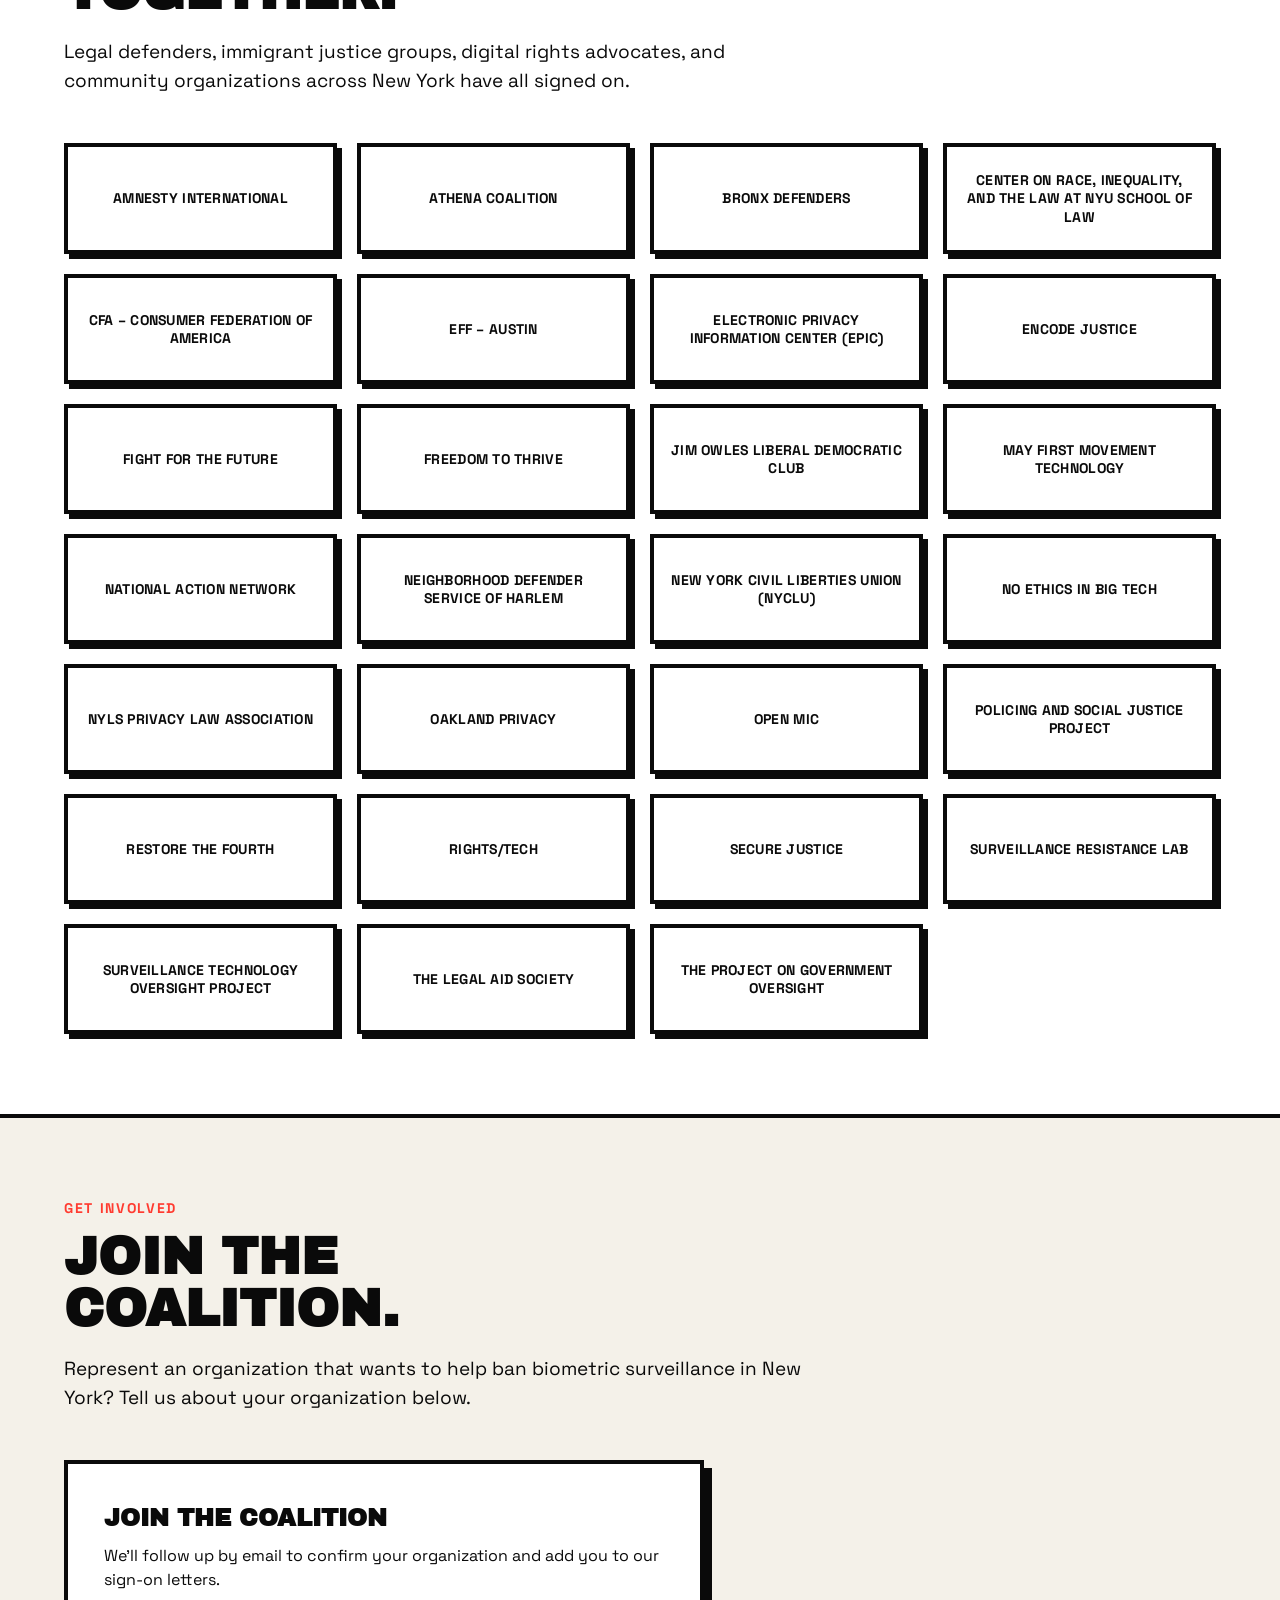
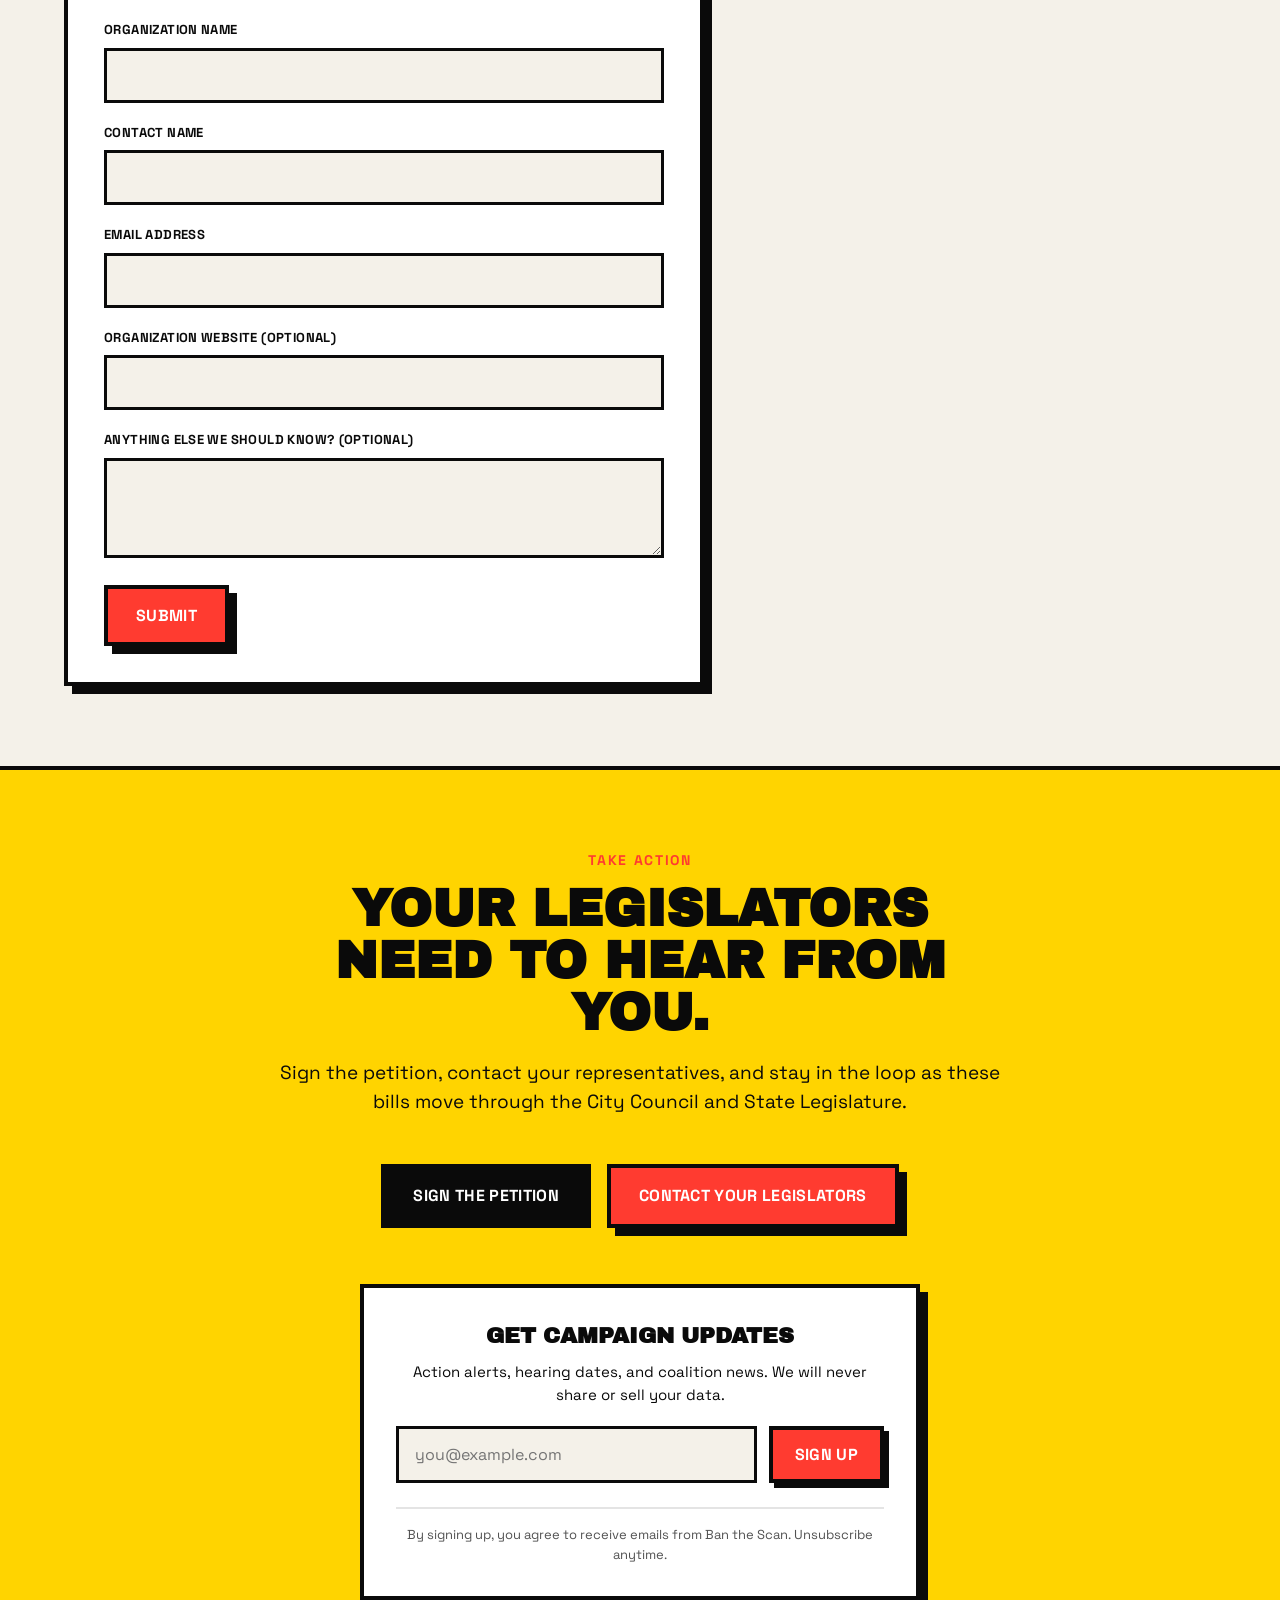
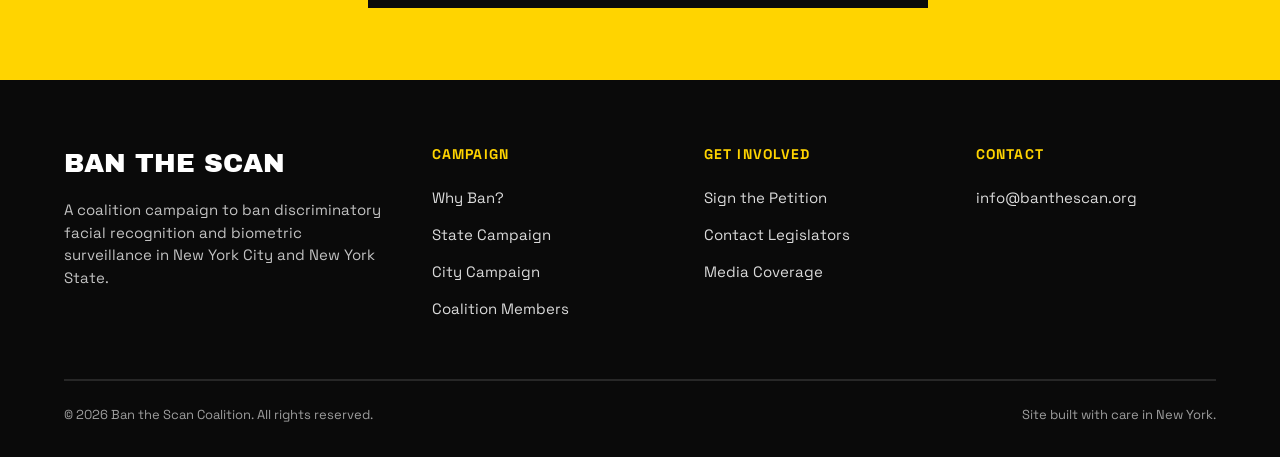
<file: coalition.html>
<!doctype html>
<html lang="en">
    <head>
        <meta charset="UTF-8" />
        <meta name="viewport" content="width=device-width, initial-scale=1.0" />
        <title>The Coalition | Ban the Scan</title>
        <meta name="description" content="Ban the Scan is led by a steering committee of civil rights organizations and backed by dozens of coalition members across New York. Join us." />
        <link rel="stylesheet" href="/assets/css/styles.css" />
    </head>
    <body>
        <a class="skip-link" href="#main">Skip to Content</a>

        <div class="announcement">
    Take action now:
    <a href="/get-involved.html"
        >tell your legislators to ban biometric surveillance</a
    >
</div>

        <header class="site-header" id="siteHeader">
    <div class="wrap">
        <a class="logo" href="/index.html"
            ><span class="dot"></span> Ban the Scan</a
        >

        <nav class="main-nav" aria-label="Primary">
            <ul>
                <li>
                    <a
                        href="/index.html"
                        
                        >Home</a
                    >
                </li>
                <li>
                    <a
                        href="/about.html"
                        
                        >Why Ban?</a
                    >
                </li>
                <li>
                    <a
                        href="/campaign-state.html"
                        
                        >State Campaign</a
                    >
                </li>
                <li>
                    <a
                        href="/campaign-city.html"
                        
                        >City Campaign</a
                    >
                </li>
                <li>
                    <a
                        href="/news.html"
                        
                        >Media</a
                    >
                </li>
                <li>
                    <a
                        href="/coalition.html"
                        aria-current="page"
                        >Coalition</a
                    >
                </li>
            </ul>
            <a class="btn nav-cta" href="/get-involved.html"
                >Take Action</a
            >
        </nav>

        <button
            class="menu-toggle"
            id="menuToggle"
            aria-expanded="false"
            aria-controls="siteHeader"
        >
            Menu
        </button>
    </div>
</header>


        <main id="main">
    <!-- PAGE HERO -->
    <section class="page-hero">
        <div class="wrap">
            <span class="hero-eyebrow">The Coalition</span>
            <h1>One campaign, dozens of organizations.</h1>
            <p class="hero-sub">Ban the Scan is led by a steering committee of civil rights and civil liberties organizations, and backed by a growing coalition of community groups, legal organizations, and advocates across New York.</p>
        </div>
    </section>

    <div class="tape-divider" aria-hidden="true"></div>

    <!-- STEERING COMMITTEE -->
    <section class="definitions" id="steering-committee">
        <div class="wrap">
            <p class="section-label">Steering Committee</p>
            <h2 class="section-heading">Who leads this campaign.</h2>
            <p class="section-intro">These organizations set the strategy and direction for the Ban the Scan campaign.</p>

            <div class="logo-grid">
                
                
                <div class="logo-tile">
                    <span>Amnesty International</span>
                </div>
                
                <div class="logo-tile">
                    <span>Center on Race, Inequality, and the Law at NYU School of Law</span>
                </div>
                
                <div class="logo-tile">
                    <span>Fight for the Future</span>
                </div>
                
                <div class="logo-tile">
                    <span>New York Civil Liberties Union (NYCLU)</span>
                </div>
                
                <div class="logo-tile">
                    <span>Surveillance Resistance Lab</span>
                </div>
                
                <div class="logo-tile">
                    <span>Surveillance Technology Oversight Project</span>
                </div>
                
                <div class="logo-tile">
                    <span>The Legal Aid Society</span>
                </div>
                
            </div>
        </div>
    </section>

    <!-- COALITION MEMBERS -->
    <section class="precedent" id="members">
        <div class="wrap">
            <p class="section-label">Coalition Members</p>
            <h2 class="section-heading">
                27 organizations, standing together.
            </h2>
            <p class="section-intro">Legal defenders, immigrant justice groups, digital rights advocates, and community organizations across New York have all signed on.</p>

            <div class="logo-grid">
                
                
                <div class="logo-tile">
                    <span>Amnesty International</span>
                </div>
                
                <div class="logo-tile">
                    <span>Athena Coalition</span>
                </div>
                
                <div class="logo-tile">
                    <span>Bronx Defenders</span>
                </div>
                
                <div class="logo-tile">
                    <span>Center on Race, Inequality, and the Law at NYU School of Law</span>
                </div>
                
                <div class="logo-tile">
                    <span>CFA &ndash; Consumer Federation of America</span>
                </div>
                
                <div class="logo-tile">
                    <span>EFF &ndash; Austin</span>
                </div>
                
                <div class="logo-tile">
                    <span>Electronic Privacy Information Center (EPIC)</span>
                </div>
                
                <div class="logo-tile">
                    <span>Encode Justice</span>
                </div>
                
                <div class="logo-tile">
                    <span>Fight for the Future</span>
                </div>
                
                <div class="logo-tile">
                    <span>Freedom to Thrive</span>
                </div>
                
                <div class="logo-tile">
                    <span>Jim Owles Liberal Democratic Club</span>
                </div>
                
                <div class="logo-tile">
                    <span>May First Movement Technology</span>
                </div>
                
                <div class="logo-tile">
                    <span>National Action Network</span>
                </div>
                
                <div class="logo-tile">
                    <span>Neighborhood Defender Service of Harlem</span>
                </div>
                
                <div class="logo-tile">
                    <span>New York Civil Liberties Union (NYCLU)</span>
                </div>
                
                <div class="logo-tile">
                    <span>No Ethics in Big Tech</span>
                </div>
                
                <div class="logo-tile">
                    <span>NYLS Privacy Law Association</span>
                </div>
                
                <div class="logo-tile">
                    <span>Oakland Privacy</span>
                </div>
                
                <div class="logo-tile">
                    <span>Open MIC</span>
                </div>
                
                <div class="logo-tile">
                    <span>Policing and Social Justice Project</span>
                </div>
                
                <div class="logo-tile">
                    <span>Restore the Fourth</span>
                </div>
                
                <div class="logo-tile">
                    <span>Rights/Tech</span>
                </div>
                
                <div class="logo-tile">
                    <span>Secure Justice</span>
                </div>
                
                <div class="logo-tile">
                    <span>Surveillance Resistance Lab</span>
                </div>
                
                <div class="logo-tile">
                    <span>Surveillance Technology Oversight Project</span>
                </div>
                
                <div class="logo-tile">
                    <span>The Legal Aid Society</span>
                </div>
                
                <div class="logo-tile">
                    <span>The Project on Government Oversight</span>
                </div>
                
            </div>
        </div>
    </section>

    <!-- JOIN THE COALITION -->
    <section class="petition" id="join">
        <div class="wrap">
            <p class="section-label">Get Involved</p>
            <h2 class="section-heading">Join the coalition.</h2>
            <p class="section-intro">Represent an organization that wants to help ban biometric surveillance in New York? Tell us about your organization below.</p>

            <form class="join-form" action="#" method="post">
                <h3>Join the Coalition</h3>
                <p>We'll follow up by email to confirm your organization and add you to our sign-on letters.</p>

                <div class="form-row">
                    <label for="org-name">Organization Name</label>
                    <input type="text" id="org-name" name="org-name" required="" />
                </div>
                <div class="form-row">
                    <label for="contact-name">Contact Name</label>
                    <input type="text" id="contact-name" name="contact-name" required="" />
                </div>
                <div class="form-row">
                    <label for="contact-email">Email Address</label>
                    <input type="email" id="contact-email" name="contact-email" required="" />
                </div>
                <div class="form-row">
                    <label for="org-website">Organization Website (optional)</label>
                    <input type="url" id="org-website" name="org-website" />
                </div>
                <div class="form-row">
                    <label for="message">Anything else we should know? (optional)</label>
                    <textarea id="message" name="message"></textarea>
                </div>

                <button class="btn btn-primary" type="submit">
                    Submit
                </button>
            </form>
        </div>
    </section>

    <!-- FINAL CTA -->
    <section class="final-cta" id="action">
        <div class="wrap">
            <p class="section-label">Take Action</p>
            <h2 class="section-heading">Your legislators need to hear from you.</h2>
            <p class="section-intro">Sign the petition, contact your representatives, and stay in the loop as these bills move through the City Council and State Legislature.</p>

            <div class="cta-actions">
                <a class="btn btn-black" href="/get-involved.html">Sign the Petition</a>
                <a class="btn btn-primary" href="/contact-legislators.html">Contact Your Legislators</a>
            </div>

            <form class="signup-form" action="#" method="post">
    <h3>Get Campaign Updates</h3>
    <p>Action alerts, hearing dates, and coalition news. We will never share or sell your data.</p>
    <div class="signup-row">
        <label class="visually-hidden" for="email">Email address</label>
        <input type="email" id="email" name="email" placeholder="you@example.com" required="" />
        <button class="btn btn-primary" type="submit">
            Sign Up
        </button>
    </div>
    <p class="signup-fineprint">By signing up, you agree to receive emails from Ban the Scan. Unsubscribe anytime.</p>
</form>

        </div>
    </section>
</main>


        


<footer class="site-footer">
    <div class="wrap">
        <div class="footer-grid">
            <div class="footer-col">
                <div class="footer-logo">Ban the Scan</div>
                <p>A coalition campaign to ban discriminatory facial recognition and biometric surveillance in New York City and New York State.</p>
            </div>
            <div class="footer-col">
                <h4>Campaign</h4>
                <ul>
                    <li><a href="/about.html">Why Ban?</a></li>
                    <li>
                        <a href="/campaign-state.html">State Campaign</a>
                    </li>
                    <li>
                        <a href="/campaign-city.html">City Campaign</a>
                    </li>
                    <li>
                        <a href="/coalition.html">Coalition Members</a>
                    </li>
                </ul>
            </div>
            <div class="footer-col">
                <h4>Get Involved</h4>
                <ul>
                    <li>
                        
                        <a href="/get-involved.html">Sign the Petition</a>
                        
                    </li>
                    <li>
                        
                        <a href="/contact-legislators.html">Contact Legislators</a>
                        
                    </li>
                    <li><a href="/news.html">Media Coverage</a></li>
                </ul>
            </div>
            <div class="footer-col">
                <h4>Contact</h4>
                <ul>
                    <li>
                        <a href="mailto:info@banthescan.org"
                            >info@banthescan.org</a
                        >
                    </li>
                </ul>
            </div>
        </div>

        <div class="footer-bottom">
            <span>&copy; 2026 Ban the Scan Coalition. All rights reserved.</span>
            <span>Site built with care in New York.</span>
        </div>
    </div>
</footer>


        <script>
            var toggle = document.getElementById("menuToggle");
            var header = document.getElementById("siteHeader");
            toggle.addEventListener("click", function () {
                var isOpen = header.classList.toggle("nav-open");
                toggle.setAttribute("aria-expanded", isOpen ? "true" : "false");
                toggle.textContent = isOpen ? "Close" : "Menu";
            });
        </script>
    </body>
</html>
</file>
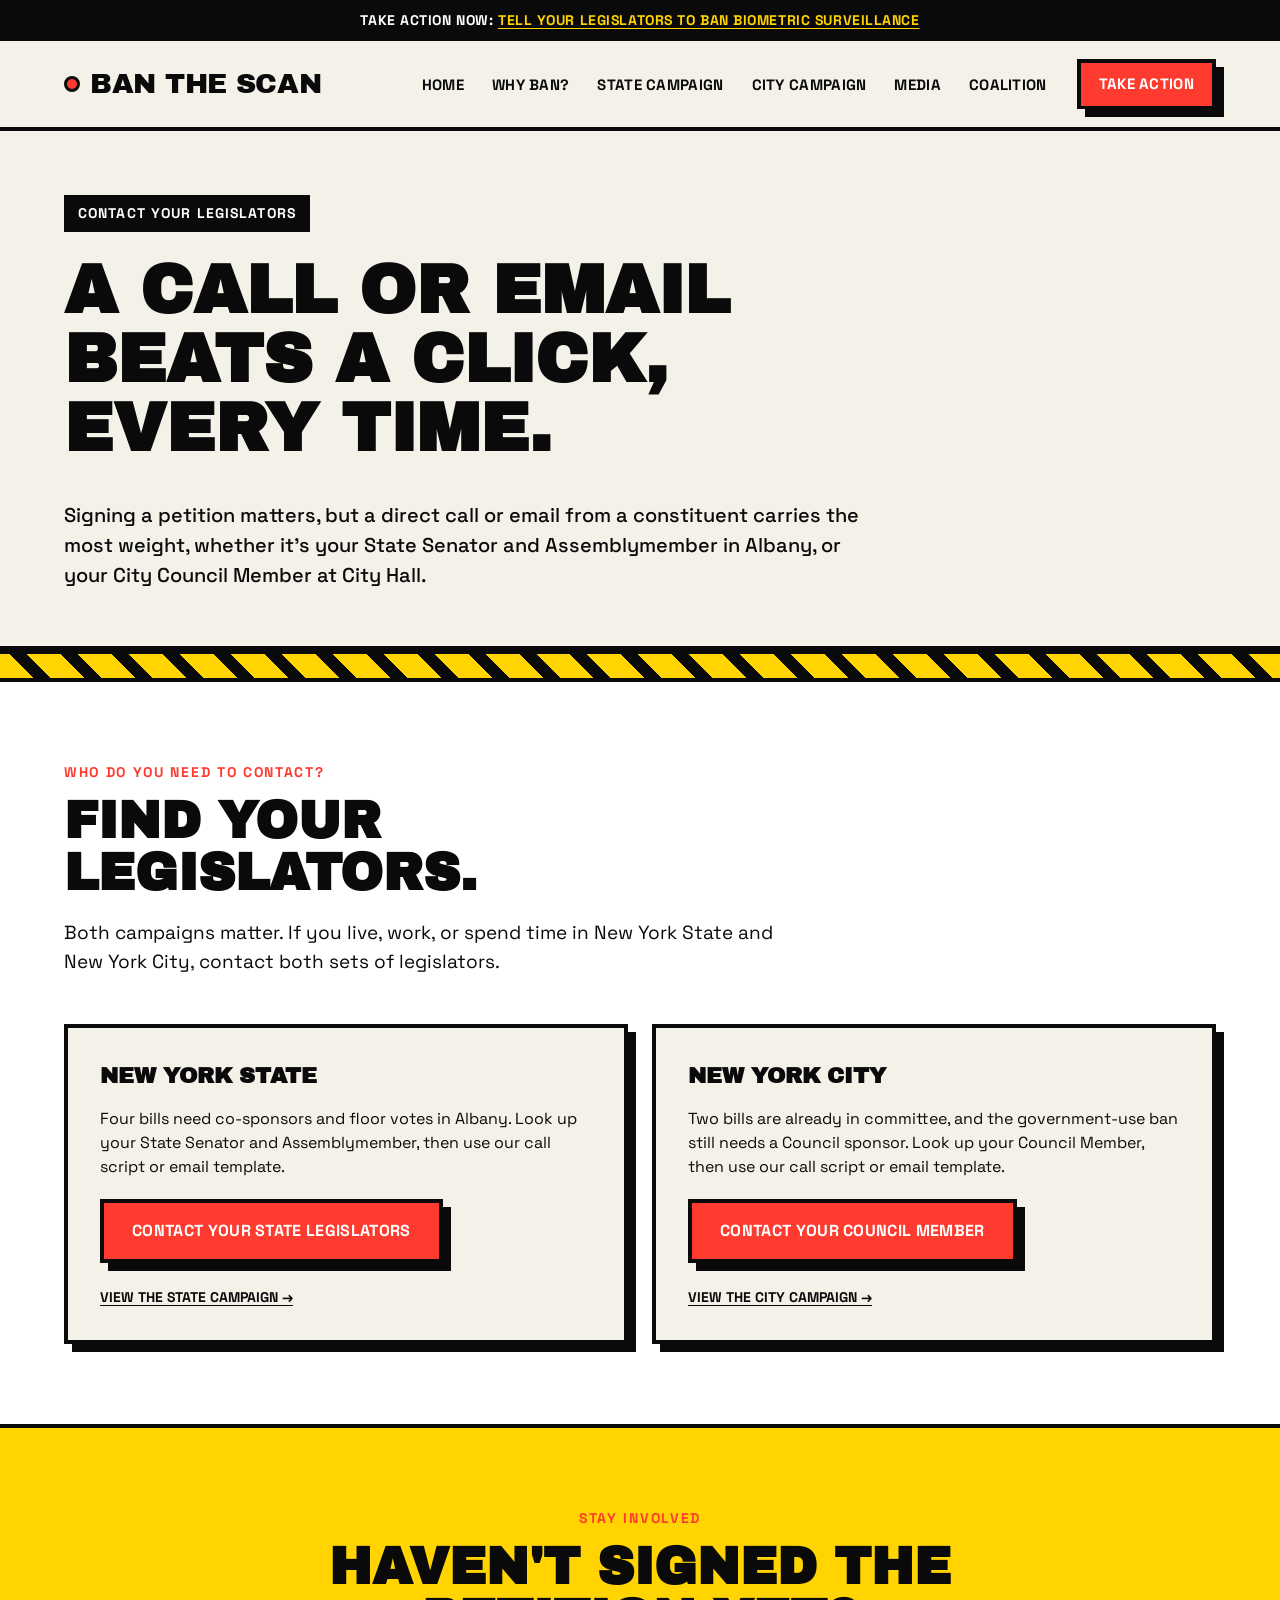
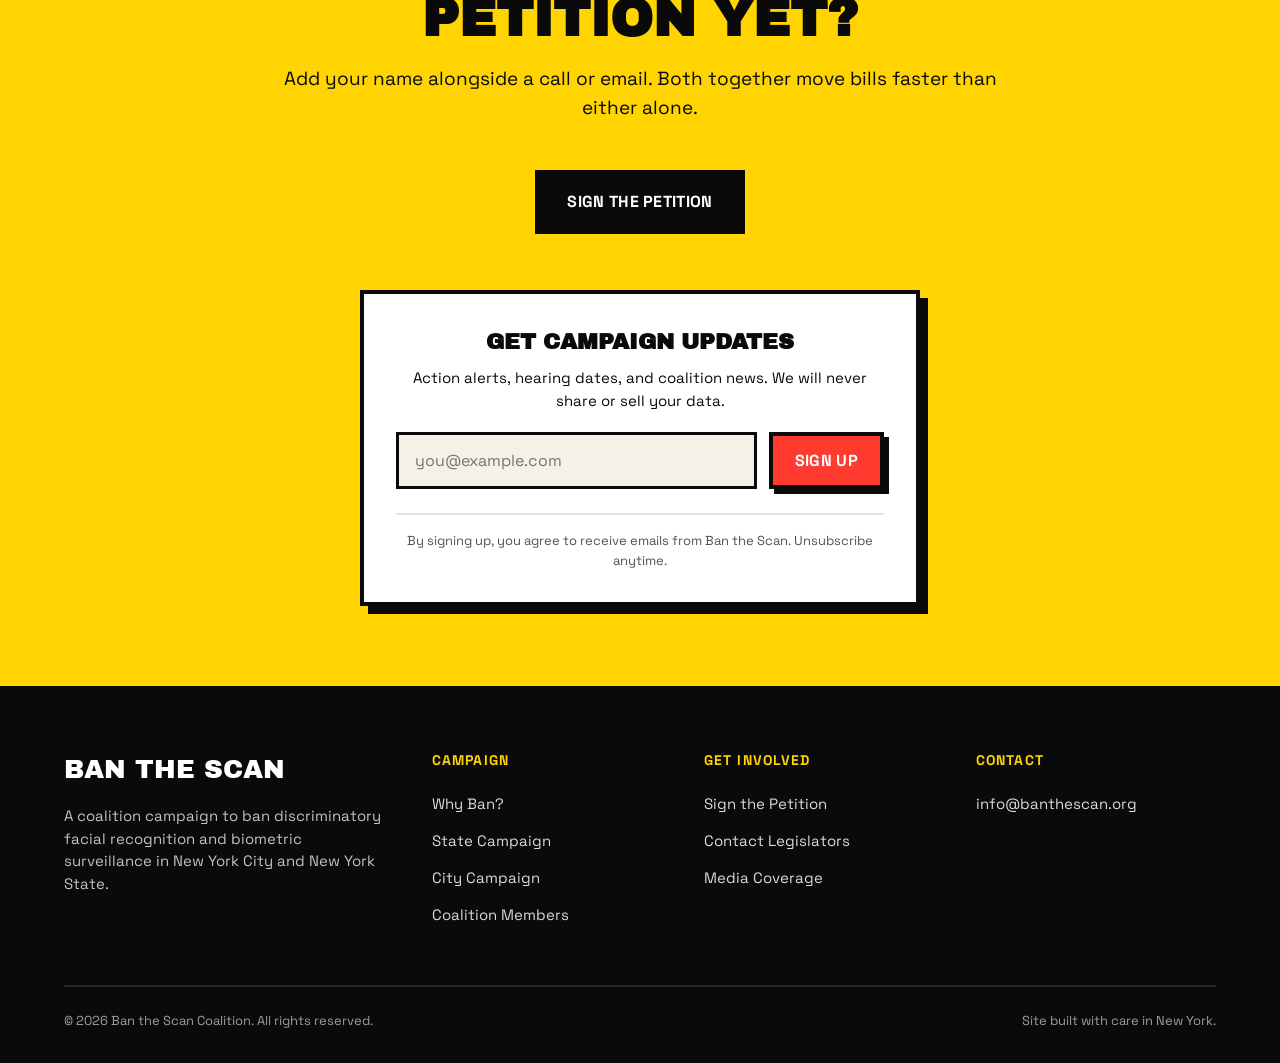
<file: contact-legislators.html>
<!doctype html>
<html lang="en">
    <head>
        <meta charset="UTF-8" />
        <meta name="viewport" content="width=device-width, initial-scale=1.0" />
        <title>Contact Your Legislators | Ban the Scan</title>
        <meta name="description" content="Find and contact your New York State Senator and Assemblymember, or your New York City Council Member, and tell them to ban biometric surveillance." />
        <link rel="stylesheet" href="/assets/css/styles.css" />
    </head>
    <body>
        <a class="skip-link" href="#main">Skip to Content</a>

        <div class="announcement">
    Take action now:
    <a href="/get-involved.html"
        >tell your legislators to ban biometric surveillance</a
    >
</div>

        <header class="site-header" id="siteHeader">
    <div class="wrap">
        <a class="logo" href="/index.html"
            ><span class="dot"></span> Ban the Scan</a
        >

        <nav class="main-nav" aria-label="Primary">
            <ul>
                <li>
                    <a
                        href="/index.html"
                        
                        >Home</a
                    >
                </li>
                <li>
                    <a
                        href="/about.html"
                        
                        >Why Ban?</a
                    >
                </li>
                <li>
                    <a
                        href="/campaign-state.html"
                        
                        >State Campaign</a
                    >
                </li>
                <li>
                    <a
                        href="/campaign-city.html"
                        
                        >City Campaign</a
                    >
                </li>
                <li>
                    <a
                        href="/news.html"
                        
                        >Media</a
                    >
                </li>
                <li>
                    <a
                        href="/coalition.html"
                        
                        >Coalition</a
                    >
                </li>
            </ul>
            <a class="btn nav-cta" href="/get-involved.html"
                >Take Action</a
            >
        </nav>

        <button
            class="menu-toggle"
            id="menuToggle"
            aria-expanded="false"
            aria-controls="siteHeader"
        >
            Menu
        </button>
    </div>
</header>


        <main id="main">
    <!-- PAGE HERO -->
    <section class="page-hero">
        <div class="wrap">
            <span class="hero-eyebrow">Contact Your Legislators</span>
            <h1>A call or email beats a click, every time.</h1>
            <p class="hero-sub">Signing a petition matters, but a direct call or email from a constituent carries the most weight, whether it's your State Senator and Assemblymember in Albany, or your City Council Member at City Hall.</p>
        </div>
    </section>

    <div class="tape-divider" aria-hidden="true"></div>

    <!-- CHOOSE YOUR LEGISLATORS -->
    <section class="definitions" id="choose">
        <div class="wrap">
            <p class="section-label">Who Do You Need to Contact?</p>
            <h2 class="section-heading">Find your legislators.</h2>
            <p class="section-intro">Both campaigns matter. If you live, work, or spend time in New York State and New York City, contact both sets of legislators.</p>

            <div class="definitions-grid">
                <div class="definition-card">
                    <h3>New York State</h3>
                    <p>Four bills need co-sponsors and floor votes in Albany. Look up your State Senator and Assemblymember, then use our call script or email template.</p>
                    <div class="definition-actions">
                        <a class="btn btn-primary" href="/campaign-state.html#contact">Contact Your State Legislators</a>
                        <a class="card-link" href="/campaign-state.html">View the State Campaign &rarr;</a>
                    </div>
                </div>
                <div class="definition-card">
                    <h3>New York City</h3>
                    <p>Two bills are already in committee, and the government-use ban still needs a Council sponsor. Look up your Council Member, then use our call script or email template.</p>
                    <div class="definition-actions">
                        <a class="btn btn-primary" href="/campaign-city.html#contact">Contact Your Council Member</a>
                        <a class="card-link" href="/campaign-city.html">View the City Campaign &rarr;</a>
                    </div>
                </div>
            </div>
        </div>
    </section>

    <!-- FINAL CTA -->
    <section class="final-cta" id="action">
        <div class="wrap">
            <p class="section-label">Stay Involved</p>
            <h2 class="section-heading">Haven't signed the petition yet?</h2>
            <p class="section-intro">Add your name alongside a call or email. Both together move bills faster than either alone.</p>

            <div class="cta-actions">
                <a class="btn btn-black" href="/get-involved.html">Sign the Petition</a>
            </div>

            <form class="signup-form" action="#" method="post">
    <h3>Get Campaign Updates</h3>
    <p>Action alerts, hearing dates, and coalition news. We will never share or sell your data.</p>
    <div class="signup-row">
        <label class="visually-hidden" for="email">Email address</label>
        <input type="email" id="email" name="email" placeholder="you@example.com" required="" />
        <button class="btn btn-primary" type="submit">
            Sign Up
        </button>
    </div>
    <p class="signup-fineprint">By signing up, you agree to receive emails from Ban the Scan. Unsubscribe anytime.</p>
</form>

        </div>
    </section>
</main>


        


<footer class="site-footer">
    <div class="wrap">
        <div class="footer-grid">
            <div class="footer-col">
                <div class="footer-logo">Ban the Scan</div>
                <p>A coalition campaign to ban discriminatory facial recognition and biometric surveillance in New York City and New York State.</p>
            </div>
            <div class="footer-col">
                <h4>Campaign</h4>
                <ul>
                    <li><a href="/about.html">Why Ban?</a></li>
                    <li>
                        <a href="/campaign-state.html">State Campaign</a>
                    </li>
                    <li>
                        <a href="/campaign-city.html">City Campaign</a>
                    </li>
                    <li>
                        <a href="/coalition.html">Coalition Members</a>
                    </li>
                </ul>
            </div>
            <div class="footer-col">
                <h4>Get Involved</h4>
                <ul>
                    <li>
                        
                        <a href="/get-involved.html">Sign the Petition</a>
                        
                    </li>
                    <li>
                        
                        <a href="/contact-legislators.html">Contact Legislators</a>
                        
                    </li>
                    <li><a href="/news.html">Media Coverage</a></li>
                </ul>
            </div>
            <div class="footer-col">
                <h4>Contact</h4>
                <ul>
                    <li>
                        <a href="mailto:info@banthescan.org"
                            >info@banthescan.org</a
                        >
                    </li>
                </ul>
            </div>
        </div>

        <div class="footer-bottom">
            <span>&copy; 2026 Ban the Scan Coalition. All rights reserved.</span>
            <span>Site built with care in New York.</span>
        </div>
    </div>
</footer>


        <script>
            var toggle = document.getElementById("menuToggle");
            var header = document.getElementById("siteHeader");
            toggle.addEventListener("click", function () {
                var isOpen = header.classList.toggle("nav-open");
                toggle.setAttribute("aria-expanded", isOpen ? "true" : "false");
                toggle.textContent = isOpen ? "Close" : "Menu";
            });
        </script>
    </body>
</html>
</file>
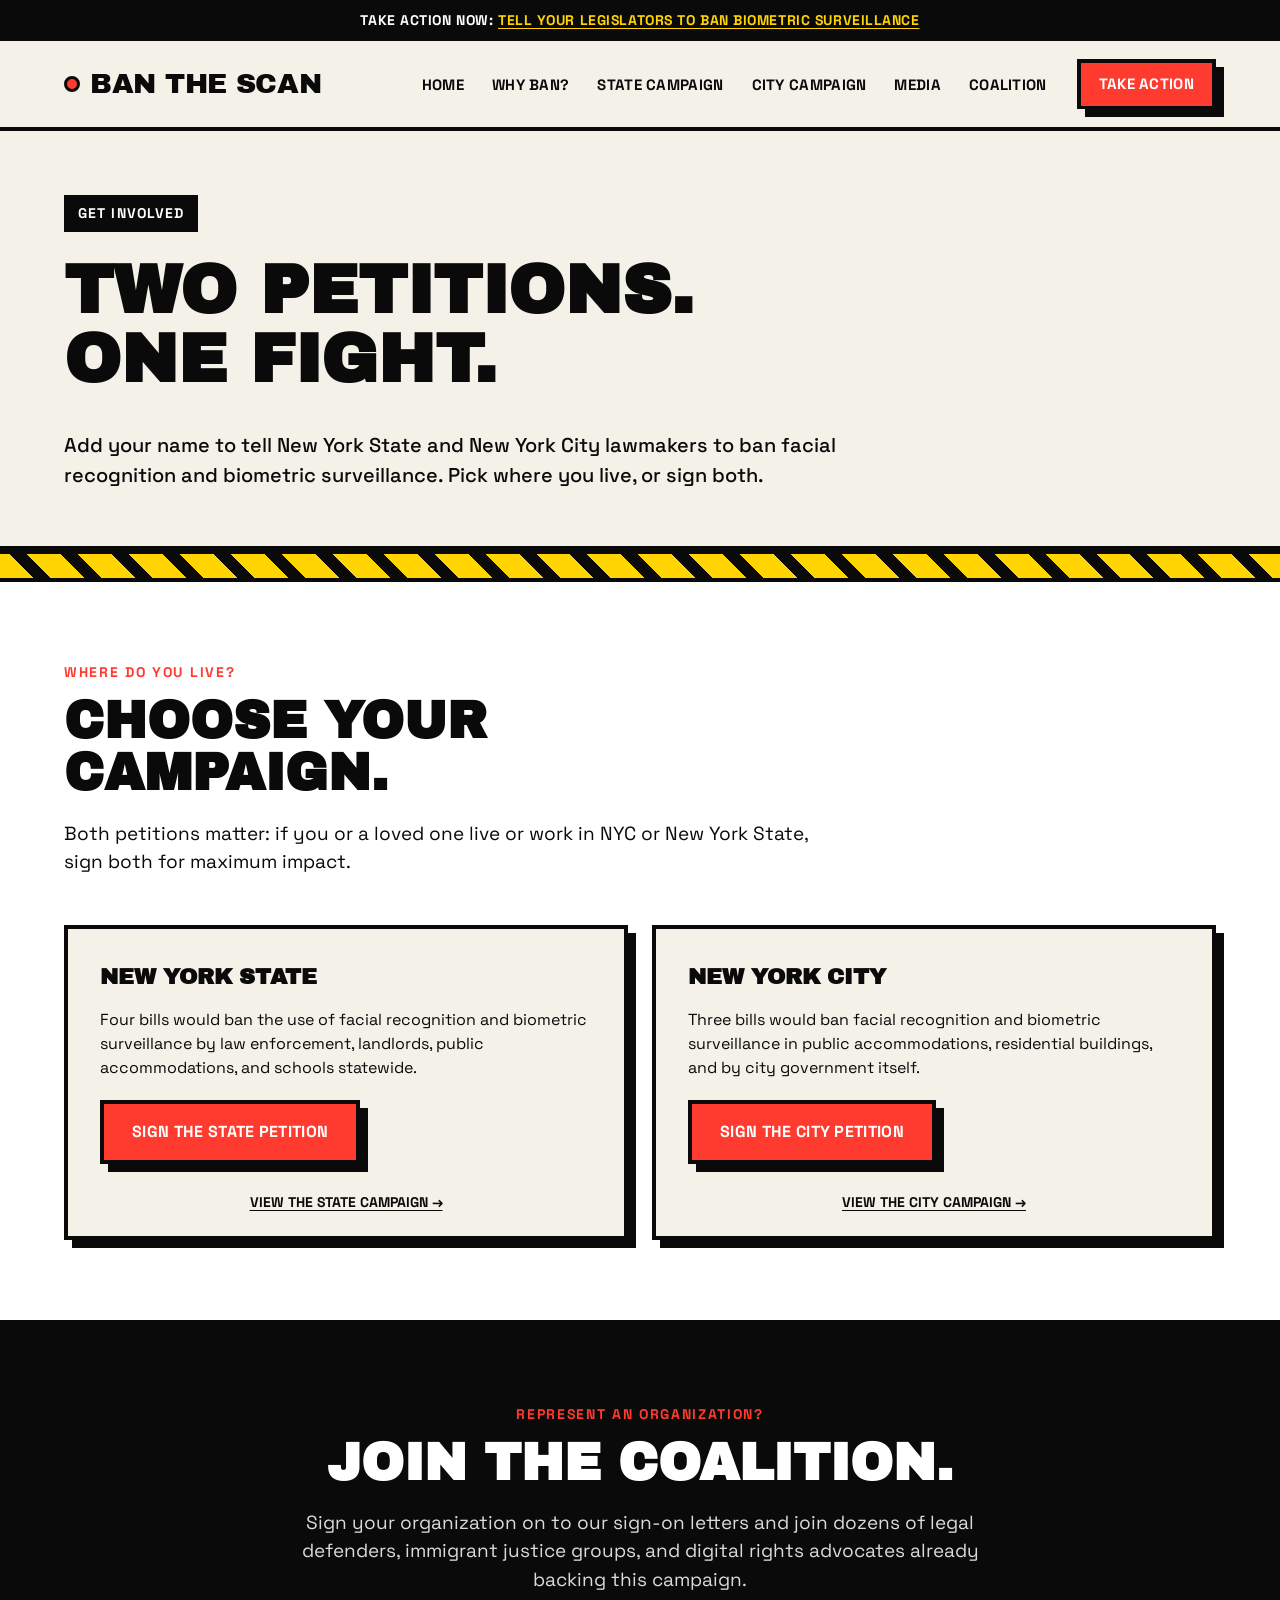
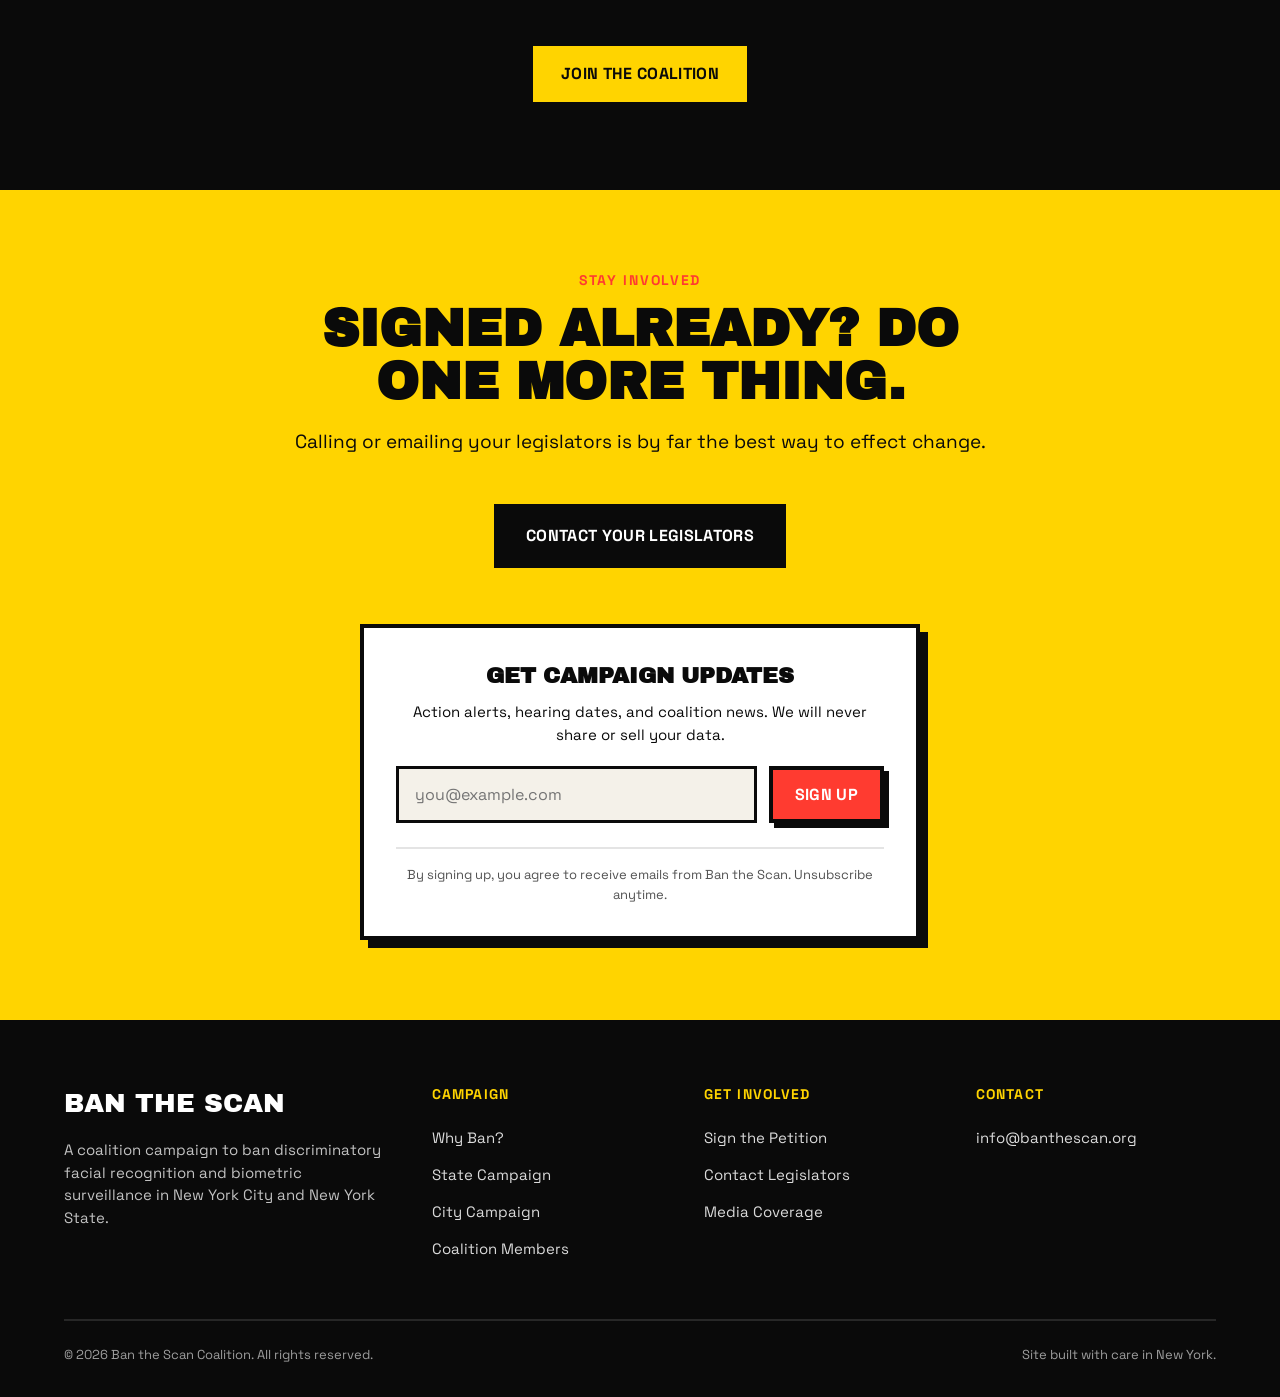
<file: get-involved.html>
<!doctype html>
<html lang="en">
    <head>
        <meta charset="UTF-8" />
        <meta name="viewport" content="width=device-width, initial-scale=1.0" />
        <title>Get Involved | Ban the Scan</title>
        <meta name="description" content="Sign the New York State or New York City petition to ban facial recognition and biometric surveillance, or sign your organization on to the coalition." />
        <link rel="stylesheet" href="/assets/css/styles.css" />
    </head>
    <body>
        <a class="skip-link" href="#main">Skip to Content</a>

        <div class="announcement">
    Take action now:
    <a href="/get-involved.html"
        >tell your legislators to ban biometric surveillance</a
    >
</div>

        <header class="site-header" id="siteHeader">
    <div class="wrap">
        <a class="logo" href="/index.html"
            ><span class="dot"></span> Ban the Scan</a
        >

        <nav class="main-nav" aria-label="Primary">
            <ul>
                <li>
                    <a
                        href="/index.html"
                        
                        >Home</a
                    >
                </li>
                <li>
                    <a
                        href="/about.html"
                        
                        >Why Ban?</a
                    >
                </li>
                <li>
                    <a
                        href="/campaign-state.html"
                        
                        >State Campaign</a
                    >
                </li>
                <li>
                    <a
                        href="/campaign-city.html"
                        
                        >City Campaign</a
                    >
                </li>
                <li>
                    <a
                        href="/news.html"
                        
                        >Media</a
                    >
                </li>
                <li>
                    <a
                        href="/coalition.html"
                        
                        >Coalition</a
                    >
                </li>
            </ul>
            <a class="btn nav-cta" href="/get-involved.html"
                >Take Action</a
            >
        </nav>

        <button
            class="menu-toggle"
            id="menuToggle"
            aria-expanded="false"
            aria-controls="siteHeader"
        >
            Menu
        </button>
    </div>
</header>


        <main id="main">
    <!-- PAGE HERO -->
    <section class="page-hero">
        <div class="wrap">
            <span class="hero-eyebrow">Get Involved</span>
            <h1>Two petitions. One fight.</h1>
            <p class="hero-sub">Add your name to tell New York State and New York City lawmakers to ban facial recognition and biometric surveillance. Pick where you live, or sign both.</p>
        </div>
    </section>

    <div class="tape-divider" aria-hidden="true"></div>

    <!-- CHOOSE YOUR CAMPAIGN -->
    <section class="definitions" id="choose">
        <div class="wrap">
            <p class="section-label">Where Do You Live?</p>
            <h2 class="section-heading">Choose your campaign.</h2>
            <p class="section-intro">Both petitions matter: if you or a loved one live or work in NYC or New York State, sign both for maximum impact.</p>

            <div class="definitions-grid">
                <div class="definition-card">
                    <h3>New York State</h3>
                    <p>Four bills would ban the use of facial recognition and biometric surveillance by law enforcement, landlords, public accommodations, and schools statewide.</p>
                    <a class="btn btn-primary" href="/campaign-state.html#petition" style="margin-top: 20px">Sign the State Petition</a>
                    <p style="
                            text-align: center;
                            margin: 26px 0 -10px 0;
                        ">
                        <a class="card-link" href="/campaign-state.html">View the State Campaign &rarr;</a>
                    </p>
                </div>
                <div class="definition-card">
                    <h3>New York City</h3>
                    <p>Three bills would ban facial recognition and biometric surveillance in public accommodations, residential buildings, and by city government itself.</p>
                    <a class="btn btn-primary" href="/campaign-city.html#petition" style="margin-top: 20px">Sign the City Petition</a>
                    <p style="
                            text-align: center;
                            margin: 26px 0 -10px 0;
                        ">
                        <a class="card-link" href="/campaign-city.html">View the City Campaign &rarr;</a>
                    </p>
                </div>
            </div>
        </div>
    </section>

    <!-- REPRESENT AN ORG -->
    <section class="bridge-cta" id="organizations">
        <div class="wrap">
            <p class="section-label">Represent An Organization?</p>
            <h2 class="section-heading">Join the coalition.</h2>
            <p class="section-intro">Sign your organization on to our sign-on letters and join dozens of legal defenders, immigrant justice groups, and digital rights advocates already backing this campaign.</p>
            <div class="bridge-actions">
                <a class="btn btn-yellow" href="/coalition.html#join">Join the Coalition</a>
            </div>
        </div>
    </section>

    <!-- FINAL CTA -->
    <section class="final-cta" id="action">
        <div class="wrap">
            <p class="section-label">Stay Involved</p>
            <h2 class="section-heading">Signed already? Do one more thing.</h2>
            <p class="section-intro">Calling or emailing your legislators is by far the best way to effect change.</p>

            <div class="cta-actions">
                <a class="btn btn-black" href="/contact-legislators.html">Contact Your Legislators</a>
            </div>

            <form class="signup-form" action="#" method="post">
    <h3>Get Campaign Updates</h3>
    <p>Action alerts, hearing dates, and coalition news. We will never share or sell your data.</p>
    <div class="signup-row">
        <label class="visually-hidden" for="email">Email address</label>
        <input type="email" id="email" name="email" placeholder="you@example.com" required="" />
        <button class="btn btn-primary" type="submit">
            Sign Up
        </button>
    </div>
    <p class="signup-fineprint">By signing up, you agree to receive emails from Ban the Scan. Unsubscribe anytime.</p>
</form>

        </div>
    </section>
</main>


        


<footer class="site-footer">
    <div class="wrap">
        <div class="footer-grid">
            <div class="footer-col">
                <div class="footer-logo">Ban the Scan</div>
                <p>A coalition campaign to ban discriminatory facial recognition and biometric surveillance in New York City and New York State.</p>
            </div>
            <div class="footer-col">
                <h4>Campaign</h4>
                <ul>
                    <li><a href="/about.html">Why Ban?</a></li>
                    <li>
                        <a href="/campaign-state.html">State Campaign</a>
                    </li>
                    <li>
                        <a href="/campaign-city.html">City Campaign</a>
                    </li>
                    <li>
                        <a href="/coalition.html">Coalition Members</a>
                    </li>
                </ul>
            </div>
            <div class="footer-col">
                <h4>Get Involved</h4>
                <ul>
                    <li>
                        
                        <a href="/get-involved.html">Sign the Petition</a>
                        
                    </li>
                    <li>
                        
                        <a href="/contact-legislators.html">Contact Legislators</a>
                        
                    </li>
                    <li><a href="/news.html">Media Coverage</a></li>
                </ul>
            </div>
            <div class="footer-col">
                <h4>Contact</h4>
                <ul>
                    <li>
                        <a href="mailto:info@banthescan.org"
                            >info@banthescan.org</a
                        >
                    </li>
                </ul>
            </div>
        </div>

        <div class="footer-bottom">
            <span>&copy; 2026 Ban the Scan Coalition. All rights reserved.</span>
            <span>Site built with care in New York.</span>
        </div>
    </div>
</footer>


        <script>
            var toggle = document.getElementById("menuToggle");
            var header = document.getElementById("siteHeader");
            toggle.addEventListener("click", function () {
                var isOpen = header.classList.toggle("nav-open");
                toggle.setAttribute("aria-expanded", isOpen ? "true" : "false");
                toggle.textContent = isOpen ? "Close" : "Menu";
            });
        </script>
    </body>
</html>
</file>
<file: assets/css/styles.css>
/* ==========================================================================
   BAN THE SCAN | Neo-Brutalist Redesign
   Base stylesheet
   ========================================================================== */

@import url("https://fonts.googleapis.com/css2?family=Archivo+Black&family=Space+Grotesk:wght@400;500;600;700&display=swap");

:root {
    --black: #0a0a0a;
    --cream: #f4f1e9;
    --white: #ffffff;
    --red: #ff3b30;
    --yellow: #ffd400;
    --green: #00c853;
    --blue: #2b4bff;

    --border: 4px solid var(--black);
    --shadow-offset: 8px;
    --shadow: var(--shadow-offset) var(--shadow-offset) 0 0 var(--black);
    --shadow-sm: 5px 5px 0 0 var(--black);

    --font-display: "Archivo Black", "Helvetica Neue", Arial, sans-serif;
    --font-body: "Space Grotesk", "Helvetica Neue", Arial, sans-serif;
}

* {
    box-sizing: border-box;
}

html {
    scroll-behavior: smooth;
}

body {
    margin: 0;
    background: var(--cream);
    color: var(--black);
    font-family: var(--font-body);
    font-size: 18px;
    line-height: 1.5;
    -webkit-font-smoothing: antialiased;
}

img {
    max-width: 100%;
    display: block;
}

.visually-hidden {
    position: absolute;
    width: 1px;
    height: 1px;
    padding: 0;
    margin: -1px;
    overflow: hidden;
    clip: rect(0, 0, 0, 0);
    white-space: nowrap;
    border: 0;
}

a {
    color: inherit;
}

.wrap {
    max-width: 1200px;
    margin: 0 auto;
    padding: 0 24px;
}

/* Skip link */
.skip-link {
    position: absolute;
    left: -9999px;
    top: 0;
    background: var(--yellow);
    color: var(--black);
    padding: 12px 20px;
    z-index: 1000;
    font-family: var(--font-body);
    font-weight: 700;
    text-transform: uppercase;
    border: var(--border);
}
.skip-link:focus {
    left: 24px;
    top: 24px;
}

/* ==========================================================================
   Announcement bar
   ========================================================================== */

.announcement {
    background: var(--black);
    color: var(--white);
    font-family: var(--font-body);
    font-weight: 700;
    text-transform: uppercase;
    letter-spacing: 0.04em;
    font-size: 14px;
    text-align: center;
    padding: 10px 16px;
}

.announcement a {
    color: var(--yellow);
    text-decoration: underline;
    text-underline-offset: 3px;
}

/* ==========================================================================
   Header / Nav
   ========================================================================== */

.site-header {
    background: var(--cream);
    border-bottom: var(--border);
    position: sticky;
    top: 0;
    z-index: 100;
}

.site-header .wrap {
    display: flex;
    align-items: center;
    justify-content: space-between;
    padding-top: 18px;
    padding-bottom: 18px;
    gap: 24px;
}

.logo {
    font-family: var(--font-display);
    font-size: 28px;
    text-decoration: none;
    text-transform: uppercase;
    letter-spacing: -0.01em;
    line-height: 1;
    display: flex;
    align-items: center;
    gap: 10px;
    white-space: nowrap;
}

.logo .dot {
    width: 16px;
    height: 16px;
    background: var(--red);
    border: 3px solid var(--black);
    border-radius: 50%;
    display: inline-block;
}

.main-nav {
    display: flex;
    align-items: center;
    gap: 28px;
}

.main-nav ul {
    list-style: none;
    display: flex;
    gap: 24px;
    margin: 0;
    padding: 0;
}

.main-nav a {
    text-decoration: none;
    font-weight: 700;
    text-transform: uppercase;
    font-size: 15px;
    letter-spacing: 0.02em;
    padding: 4px 2px;
    border-bottom: 3px solid transparent;
}

.main-nav a:hover,
.main-nav a:focus {
    border-bottom: 3px solid var(--red);
}

.main-nav a[aria-current="page"] {
    border-bottom: 3px solid var(--black);
}

.nav-cta {
    background: var(--red) !important;
    color: var(--white) !important;
    padding: 10px 18px !important;
    border: 3px solid var(--black);
    box-shadow: var(--shadow-sm);
    border-bottom: 3px solid var(--black) !important;
    transition:
        transform 0.08s ease,
        box-shadow 0.08s ease;
}

.nav-cta:hover {
    transform: translate(-2px, -2px);
    box-shadow: 7px 7px 0 0 var(--black);
    border-bottom: 3px solid var(--black) !important;
}

.menu-toggle {
    display: none;
    background: var(--black);
    color: var(--white);
    border: var(--border);
    font-family: var(--font-body);
    font-weight: 700;
    text-transform: uppercase;
    font-size: 14px;
    padding: 10px 14px;
    cursor: pointer;
}

/* ==========================================================================
   Buttons (shared)
   ========================================================================== */

.btn {
    display: inline-flex;
    align-items: center;
    gap: 8px;
    font-family: var(--font-body);
    font-weight: 700;
    text-transform: uppercase;
    letter-spacing: 0.02em;
    text-decoration: none;
    font-size: 16px;
    padding: 16px 28px;
    border: var(--border);
    box-shadow: var(--shadow);
    background: var(--white);
    color: var(--black);
    transition:
        transform 0.08s ease,
        box-shadow 0.08s ease;
    cursor: pointer;
}

.btn:hover {
    transform: translate(-3px, -3px);
    box-shadow: 11px 11px 0 0 var(--black);
}

.btn:active {
    transform: translate(0, 0);
    box-shadow: 2px 2px 0 0 var(--black);
}

.btn-primary {
    background: var(--red);
    color: var(--white);
}

.btn-yellow {
    background: var(--yellow);
    color: var(--black);
}

.btn-black {
    background: var(--black);
    color: var(--white);
    box-shadow: var(--shadow-offset) var(--shadow-offset) 0 0 var(--yellow);
}

.btn-black:hover {
    box-shadow: 11px 11px 0 0 var(--yellow);
}

.btn-black:active {
    box-shadow: 2px 2px 0 0 var(--yellow);
}

.btn-sm {
    padding: 10px 18px;
    font-size: 14px;
    box-shadow: var(--shadow-sm);
}
.btn-sm:hover {
    box-shadow: 8px 8px 0 0 var(--black);
}

/* ==========================================================================
   Hero
   ========================================================================== */

.hero {
    border-bottom: var(--border);
    background: var(--cream);
    position: relative;
    overflow: hidden;
}

.tape {
    position: absolute;
    left: -80px;
    right: -80px;
    height: 64px;
    background: repeating-linear-gradient(
        45deg,
        var(--yellow) 0 36px,
        var(--black) 36px 52px
    );
    border-top: 4px solid var(--black);
    border-bottom: 4px solid var(--black);
    z-index: 0;
}

.tape-1 {
    top: -20px;
    transform: rotate(-3deg);
}

.tape-2 {
    bottom: -24px;
    transform: rotate(2deg);
}

.tape-3 {
    top: 180px;
    left: 66%;
    transform: rotate(-6deg);
}

@media (max-width: 900px) {
    .tape-3 {
        display: none;
    }
}

.hero .wrap {
    position: relative;
    z-index: 1;
    padding-top: 72px;
    padding-bottom: 72px;
    display: grid;
    grid-template-columns: 1.3fr 1fr;
    gap: 48px;
    align-items: start;
}

.hero-eyebrow {
    display: inline-block;
    background: var(--black);
    color: var(--white);
    font-weight: 700;
    text-transform: uppercase;
    font-size: 14px;
    letter-spacing: 0.08em;
    padding: 8px 14px;
    margin-bottom: 24px;
}

.hero h1 {
    font-family: var(--font-display);
    font-size: clamp(42px, 6vw, 84px);
    line-height: 0.98;
    text-transform: uppercase;
    margin: 0 0 24px;
}

.hero h1 mark {
    background: var(--red);
    color: var(--white);
    padding: 0 10px;
    box-decoration-break: clone;
    -webkit-box-decoration-break: clone;
}

.hero-sub {
    font-size: 20px;
    max-width: 54ch;
    margin: 0 0 36px;
    font-weight: 500;
}

.hero-actions {
    display: flex;
    flex-wrap: wrap;
    gap: 16px;
}

.hero-card {
    background: var(--black);
    color: var(--white);
    border: var(--border);
    box-shadow: var(--shadow-offset) var(--shadow-offset) 0 0 var(--yellow);
    padding: 32px;
    align-self: stretch;
    display: flex;
    flex-direction: column;
    justify-content: center;
    position: relative;
    z-index: 1;
}

.hero-card .stat {
    font-family: var(--font-display);
    font-size: 56px;
    line-height: 1;
    color: var(--yellow);
    margin-bottom: 6px;
}

.hero-card .stat-label {
    font-weight: 600;
    text-transform: uppercase;
    font-size: 14px;
    letter-spacing: 0.03em;
    color: var(--white);
    margin-bottom: 28px;
    padding-bottom: 28px;
    border-bottom: 2px solid rgba(255, 255, 255, 0.25);
}

.hero-card .stat-label:last-child {
    border-bottom: none;
    margin-bottom: 0;
    padding-bottom: 0;
}

/* ==========================================================================
   Section scaffolding
   ========================================================================== */

section {
    border-bottom: var(--border);
    padding: 80px 0;
}

section:last-of-type {
    border-bottom: none;
}

.section-label {
    font-family: var(--font-body);
    font-weight: 700;
    text-transform: uppercase;
    letter-spacing: 0.12em;
    font-size: 14px;
    color: var(--red);
    margin: 0 0 12px;
}

.section-heading {
    font-family: var(--font-display);
    font-size: clamp(32px, 4vw, 52px);
    text-transform: uppercase;
    line-height: 1.02;
    margin: 0 0 20px;
    max-width: 18ch;
}

.section-intro {
    max-width: 62ch;
    font-size: 19px;
    margin: 0 0 48px;
}

/* ==========================================================================
   Why Ban: reasons grid
   ========================================================================== */

.why-ban {
    background: var(--white);
}

.reasons-grid {
    display: grid;
    grid-template-columns: repeat(3, 1fr);
    gap: 24px;
}

.reason-card {
    border: var(--border);
    box-shadow: var(--shadow);
    background: var(--cream);
    padding: 28px;
}

.reason-card .num {
    font-family: var(--font-display);
    font-size: 40px;
    color: var(--red);
    margin-bottom: 12px;
    line-height: 1;
}

.reason-card h3 {
    font-family: var(--font-body);
    text-transform: uppercase;
    font-size: 20px;
    margin: 0 0 12px;
}

.reason-card p {
    margin: 0;
    font-size: 16px;
}

.why-ban-footer {
    margin-top: 40px;
}

/* ==========================================================================
   Campaigns split (State / City)
   ========================================================================== */

.campaigns {
    background: var(--black);
    color: var(--white);
}

.campaigns .section-heading {
    color: var(--white);
}

.campaigns .section-intro {
    color: rgba(255, 255, 255, 0.85);
}

.campaign-grid {
    display: grid;
    grid-template-columns: 1fr 1fr;
    gap: 32px;
}

.campaign-card {
    background: var(--cream);
    color: var(--black);
    border: var(--border);
    box-shadow: 10px 10px 0 0 var(--yellow);
    padding: 36px;
    display: flex;
    flex-direction: column;
}

.campaign-card .flag {
    display: inline-block;
    font-weight: 700;
    text-transform: uppercase;
    font-size: 13px;
    letter-spacing: 0.06em;
    background: var(--black);
    color: var(--white);
    padding: 6px 12px;
    margin-bottom: 20px;
    width: fit-content;
}

.campaign-card h3 {
    font-family: var(--font-display);
    font-size: 30px;
    text-transform: uppercase;
    margin: 0 0 16px;
    line-height: 1.05;
}

.campaign-card p {
    font-size: 16px;
    margin: 0 0 24px;
}

.campaign-card .bill-count {
    font-family: var(--font-display);
    font-size: 15px;
    text-transform: uppercase;
    margin: 0 0 14px;
    padding-top: 20px;
    border-top: 3px solid var(--black);
}

.campaign-card .bill-count span {
    color: var(--red);
}

.bill-list {
    list-style: none;
    margin: 0 0 24px;
    padding: 0;
}

.bill-list li {
    position: relative;
    padding-left: 22px;
    font-weight: 700;
    font-size: 15px;
    margin-bottom: 8px;
}

.bill-list li::before {
    content: "";
    position: absolute;
    left: 0;
    top: 6px;
    width: 10px;
    height: 10px;
    background: var(--red);
    border: 2px solid var(--black);
}

.bill-list li:last-child {
    margin-bottom: 0;
}

.campaign-card .btn {
    margin-top: auto;
    align-self: flex-start;
}

/* ==========================================================================
   Coalition strip
   ========================================================================== */

.coalition {
    background: var(--cream);
    text-align: center;
}

.coalition .section-heading {
    margin-left: auto;
    margin-right: auto;
    max-width: none;
}

.lg-break {
    display: none;
}

@media (min-width: 641px) {
    .lg-break {
        display: block;
    }
}

.coalition .section-intro {
    margin-left: auto;
    margin-right: auto;
    text-align: center;
}

.org-strip {
    display: flex;
    flex-wrap: wrap;
    justify-content: center;
    align-items: center;
    gap: 0;
    margin-bottom: 40px;
}

.org-strip span {
    position: relative;
    padding: 0 18px;
    font-family: var(--font-body);
    font-weight: 700;
    text-transform: uppercase;
    font-size: 15px;
    letter-spacing: 0.02em;
    line-height: 2.2;
}

.org-strip span:not(:last-child)::after {
    content: "";
    position: absolute;
    right: 0;
    top: 50%;
    transform: translateY(-50%);
    width: 2px;
    height: 14px;
    background: var(--black);
    opacity: 0.5;
}

.org-strip span.more {
    color: var(--red);
}

.org-strip .row-break-lg {
    display: none;
}

.org-strip .row-break-lg::after {
    content: none;
}

@media (min-width: 641px) {
    .org-strip .row-break-lg {
        display: block;
        flex-basis: 100%;
        height: 0;
        padding: 0;
    }

    .org-strip span:has(+ .row-break-lg)::after {
        content: none;
    }
}

/* ==========================================================================
   News preview
   ========================================================================== */

.news {
    background: var(--white);
}

.news-grid {
    display: grid;
    grid-template-columns: repeat(3, 1fr);
    gap: 24px;
    margin-bottom: 40px;
}

.news-card {
    border: var(--border);
    box-shadow: var(--shadow-sm);
    padding: 24px;
    background: var(--cream);
    display: flex;
    flex-direction: column;
    height: 100%;
}

.news-card .outlet {
    font-weight: 700;
    text-transform: uppercase;
    font-size: 13px;
    letter-spacing: 0.05em;
    color: var(--red);
    margin-bottom: 10px;
}

.news-card h3 {
    font-size: 19px;
    line-height: 1.3;
    margin: 0 0 12px;
}

.news-card p {
    font-size: 15px;
    margin: 0 0 16px;
}

.news-card-foot {
    margin-top: auto;
    display: flex;
    align-items: center;
    justify-content: space-between;
    flex-wrap: wrap;
    gap: 12px;
    padding-top: 14px;
    border-top: 2px solid rgba(10, 10, 10, 0.15);
}

.news-card .date {
    font-size: 14px;
    font-weight: 600;
    opacity: 0.7;
}

.coverage-category {
    margin-bottom: 56px;
}

.coverage-category:last-child {
    margin-bottom: 0;
}

.coverage-category h3 {
    font-family: var(--font-display);
    text-transform: uppercase;
    font-size: 24px;
    margin: 0 0 24px;
}

.stat-strip {
    display: flex;
    flex-wrap: wrap;
    gap: 16px;
    margin-top: 32px;
}

.stat-chip {
    border: var(--border);
    background: var(--white);
    box-shadow: var(--shadow-sm);
    padding: 14px 20px;
}

.stat-chip .num {
    font-family: var(--font-display);
    font-size: 28px;
    color: var(--red);
    line-height: 1;
}

.stat-chip .label {
    font-weight: 700;
    text-transform: uppercase;
    font-size: 12px;
    letter-spacing: 0.03em;
    margin-top: 4px;
}

/* ==========================================================================
   Final CTA / email signup
   ========================================================================== */

.final-cta {
    background: var(--yellow);
    text-align: center;
}

.final-cta .section-heading {
    margin-left: auto;
    margin-right: auto;
    max-width: 20ch;
}

.final-cta .section-intro {
    margin-left: auto;
    margin-right: auto;
    text-align: center;
}

.cta-actions {
    display: flex;
    justify-content: center;
    gap: 16px;
    flex-wrap: wrap;
    margin-bottom: 56px;
}

.signup-form {
    max-width: 560px;
    margin: 0 auto;
    border: var(--border);
    box-shadow: var(--shadow);
    background: var(--white);
    padding: 32px;
}

.signup-form h3 {
    font-family: var(--font-display);
    text-transform: uppercase;
    font-size: 22px;
    margin: 0 0 8px;
}

.signup-form p {
    margin: 0 0 20px;
    font-size: 15px;
}

.signup-row {
    display: flex;
    gap: 12px;
}

.signup-row input[type="email"] {
    flex: 1;
    font-family: var(--font-body);
    font-size: 16px;
    padding: 14px 16px;
    border: 3px solid var(--black);
    background: var(--cream);
}

.signup-row input[type="email"]:focus {
    outline: 3px solid var(--blue);
    outline-offset: 2px;
}

.signup-row .btn {
    padding: 14px 22px;
    box-shadow: var(--shadow-sm);
}

.signup-form p.signup-fineprint {
    font-size: 13px;
    margin: 24px 0 0;
    padding-top: 16px;
    border-top: 2px solid rgba(0, 0, 0, 0.15);
    opacity: 0.7;
}

/* ==========================================================================
   Footer
   ========================================================================== */

.site-footer {
    background: var(--black);
    color: var(--white);
    padding: 64px 0 32px;
}

.footer-grid {
    display: grid;
    grid-template-columns: 1.4fr 1fr 1fr 1fr;
    gap: 32px;
    margin-bottom: 48px;
}

.footer-col h4 {
    text-transform: uppercase;
    font-size: 14px;
    letter-spacing: 0.08em;
    color: var(--yellow);
    margin: 0 0 18px;
}

.footer-col ul {
    list-style: none;
    margin: 0;
    padding: 0;
}

.footer-col li {
    margin-bottom: 10px;
}

.footer-col a {
    text-decoration: none;
    font-size: 15px;
    color: var(--white);
    opacity: 0.85;
}

.footer-col a:hover {
    opacity: 1;
    text-decoration: underline;
}

.footer-logo {
    font-family: var(--font-display);
    font-size: 26px;
    text-transform: uppercase;
    margin-bottom: 16px;
}

.footer-col p {
    font-size: 15px;
    opacity: 0.75;
    max-width: 32ch;
}

.footer-bottom {
    border-top: 2px solid rgba(255, 255, 255, 0.2);
    padding-top: 24px;
    display: flex;
    justify-content: space-between;
    flex-wrap: wrap;
    gap: 12px;
    font-size: 13px;
    opacity: 0.6;
}

/* ==========================================================================
   Interior page hero + tape divider
   ========================================================================== */

.page-hero {
    background: var(--cream);
    border-bottom: var(--border);
    padding: 64px 0 56px;
}

.page-hero .hero-eyebrow {
    display: inline-block;
    background: var(--black);
    color: var(--white);
    font-weight: 700;
    text-transform: uppercase;
    font-size: 14px;
    letter-spacing: 0.08em;
    padding: 8px 14px;
    margin-bottom: 24px;
}

.page-hero h1 {
    font-family: var(--font-display);
    font-size: clamp(38px, 5.5vw, 68px);
    line-height: 1.02;
    text-transform: uppercase;
    margin: 0 0 36px;
    max-width: 16ch;
}

.page-hero .hero-sub {
    font-size: 20px;
    max-width: 62ch;
    margin: 0;
    font-weight: 500;
}

.tape-divider {
    height: 32px;
    background: repeating-linear-gradient(
        45deg,
        var(--yellow) 0 24px,
        var(--black) 24px 36px
    );
    border-top: 4px solid var(--black);
    border-bottom: 4px solid var(--black);
}

/* ==========================================================================
   Definitions
   ========================================================================== */

.definitions {
    background: var(--white);
}

.definitions-grid {
    display: grid;
    grid-template-columns: 1fr 1fr;
    gap: 24px;
}

.definition-card {
    border: var(--border);
    box-shadow: var(--shadow);
    background: var(--cream);
    padding: 32px;
}

.definition-card h3 {
    font-family: var(--font-display);
    text-transform: uppercase;
    font-size: 22px;
    margin: 0 0 14px;
}

.definition-card p {
    margin: 0;
    font-size: 16px;
}

.definition-actions {
    display: flex;
    align-items: center;
    flex-wrap: wrap;
    gap: 24px 32px;
    margin-top: 20px;
}

.definition-actions .btn {
    max-width: 100%;
    justify-content: center;
    text-align: center;
    white-space: normal;
}

.definition-actions .card-link {
    flex: 0 1 auto;
}

/* ==========================================================================
   Case against: alternating stat blocks
   ========================================================================== */

.case-against {
    background: var(--cream);
}

.case-block {
    display: grid;
    grid-template-columns: 280px 1fr;
    gap: 40px;
    align-items: center;
    padding: 40px 0;
    border-bottom: 3px solid rgba(10, 10, 10, 0.15);
}

.case-block:first-of-type {
    padding-top: 0;
}

.case-block:last-of-type {
    border-bottom: none;
    padding-bottom: 0;
}

.case-block.reverse {
    grid-template-columns: 1fr 280px;
}

.case-block.reverse .case-visual {
    order: 2;
}

.case-visual {
    background: var(--black);
    border: var(--border);
    box-shadow: var(--shadow-offset) var(--shadow-offset) 0 0 var(--yellow);
    padding: 28px 20px;
    text-align: center;
}

.case-stat {
    font-family: var(--font-display);
    color: var(--yellow);
    font-size: clamp(28px, 3.4vw, 40px);
    line-height: 1;
    word-break: break-word;
}

.case-copy h3 {
    font-family: var(--font-body);
    text-transform: uppercase;
    font-size: 24px;
    margin: 0 0 12px;
}

.case-copy p {
    margin: 0;
    font-size: 17px;
    max-width: 68ch;
}

/* Real Stories: location tags are shorter text than the numeric case
   stats, so they get a smaller size and a wider box to avoid wrapping
   mid-word, plus a tighter gap to the publication byline below the name. */
#real-stories .case-stat {
    font-size: clamp(18px, 2vw, 22px);
    word-break: keep-all;
    overflow-wrap: normal;
}

#real-stories .case-copy h3 {
    margin-bottom: 4px;
}

@media (min-width: 901px) {
    #real-stories .case-block {
        grid-template-columns: 320px 1fr;
    }

    #real-stories .case-block.reverse {
        grid-template-columns: 1fr 320px;
    }
}

/* ==========================================================================
   Precedent (bans elsewhere)
   ========================================================================== */

.precedent {
    background: var(--white);
}

.precedent-grid {
    display: grid;
    grid-template-columns: repeat(4, 1fr);
    gap: 20px;
}

.precedent-card {
    border: var(--border);
    box-shadow: var(--shadow-sm);
    background: var(--cream);
    padding: 24px;
}

.precedent-card .flag {
    display: inline-block;
    font-weight: 700;
    text-transform: uppercase;
    font-size: 13px;
    letter-spacing: 0.04em;
    background: var(--black);
    color: var(--white);
    padding: 6px 12px;
    margin-bottom: 16px;
    width: fit-content;
}

.precedent-card p {
    margin: 0 0 16px;
    font-size: 15px;
}

.precedent-card p:last-child {
    margin-bottom: 0;
}

.precedent-card .card-link {
    display: inline-block;
}

/* ==========================================================================
   Contact your legislators (per-campaign)
   ========================================================================== */

.contact-legislators {
    background: var(--white);
}

.contact-grid {
    display: grid;
    grid-template-columns: repeat(3, 1fr);
    gap: 24px;
}

.contact-step {
    border: var(--border);
    box-shadow: var(--shadow);
    background: var(--cream);
    padding: 28px;
    display: flex;
    flex-direction: column;
}

.contact-step .step-num {
    font-family: var(--font-display);
    font-size: 40px;
    color: var(--red);
    line-height: 1;
    margin-bottom: 12px;
}

.contact-step h3 {
    font-family: var(--font-body);
    text-transform: uppercase;
    font-size: 20px;
    margin: 0 0 12px;
}

.contact-step p {
    font-size: 15px;
    margin: 0 0 16px;
}

.contact-step blockquote {
    margin: 0 0 16px;
    padding: 14px 16px;
    border-left: 4px solid var(--black);
    background: var(--white);
    font-style: italic;
    font-size: 14px;
}

.contact-step-links {
    display: flex;
    flex-direction: column;
    gap: 8px;
    margin-top: auto;
}

.contact-step-links .btn {
    width: fit-content;
}

/* ==========================================================================
   Logo grids (coalition)
   ========================================================================== */

.logo-grid {
    display: grid;
    grid-template-columns: repeat(4, 1fr);
    gap: 20px;
}

.logo-tile {
    border: var(--border);
    box-shadow: var(--shadow-sm);
    background: var(--white);
    padding: 24px 16px;
    min-height: 110px;
    display: flex;
    align-items: center;
    justify-content: center;
    text-align: center;
}

.logo-tile span {
    font-weight: 700;
    text-transform: uppercase;
    font-size: 14px;
    letter-spacing: 0.02em;
    line-height: 1.3;
}

.logo-tile.more {
    background: var(--yellow);
}

/* ==========================================================================
   Join the coalition form
   ========================================================================== */

.join-form {
    max-width: 640px;
    border: var(--border);
    box-shadow: var(--shadow);
    background: var(--white);
    padding: 36px;
}

.join-form h3 {
    font-family: var(--font-display);
    text-transform: uppercase;
    font-size: 24px;
    margin: 0 0 8px;
}

.join-form > p {
    margin: 0 0 28px;
    font-size: 16px;
}

.form-row {
    margin-bottom: 20px;
}

.form-row label {
    display: block;
    font-weight: 700;
    text-transform: uppercase;
    font-size: 13px;
    letter-spacing: 0.03em;
    margin-bottom: 8px;
}

.form-row input,
.form-row textarea {
    width: 100%;
    font-family: var(--font-body);
    font-size: 16px;
    padding: 14px 16px;
    border: 3px solid var(--black);
    background: var(--cream);
}

.form-row input:focus,
.form-row textarea:focus {
    outline: 3px solid var(--blue);
    outline-offset: 2px;
}

.form-row textarea {
    resize: vertical;
    min-height: 100px;
}

/* ==========================================================================
   Bridge CTA (to campaign pages)
   ========================================================================== */

.bridge-cta {
    background: var(--black);
    color: var(--white);
    text-align: center;
}

.bridge-cta .section-heading,
.bridge-cta .section-intro {
    margin-left: auto;
    margin-right: auto;
    text-align: center;
}

.bridge-cta .section-heading {
    color: var(--white);
    max-width: 22ch;
}

.bridge-cta .section-intro {
    color: rgba(255, 255, 255, 0.85);
}

.bridge-actions {
    display: flex;
    justify-content: center;
    gap: 16px;
    flex-wrap: wrap;
}

/* ==========================================================================
   Bill detail cards
   ========================================================================== */

.bills {
    background: var(--white);
}

.bills-list {
    display: flex;
    flex-direction: column;
    gap: 24px;
}

.bill-card {
    border: var(--border);
    box-shadow: var(--shadow-sm);
    background: var(--cream);
    padding: 32px;
}

.bill-card-head {
    display: flex;
    align-items: center;
    justify-content: space-between;
    flex-wrap: wrap;
    gap: 12px;
    margin-bottom: 16px;
}

.bill-number {
    font-family: var(--font-display);
    font-size: 20px;
    text-transform: uppercase;
}

.status {
    display: inline-block;
    font-weight: 700;
    text-transform: uppercase;
    font-size: 13px;
    letter-spacing: 0.04em;
    padding: 6px 14px;
    border: 2px solid var(--black);
    white-space: nowrap;
}

.status-introduced {
    background: var(--yellow);
    color: var(--black);
}

.status-pending {
    background: var(--red);
    color: var(--white);
}

.status-passed {
    background: var(--green);
    color: var(--black);
}

.bill-card h3 {
    font-family: var(--font-body);
    font-weight: 700;
    text-transform: uppercase;
    font-size: 21px;
    margin: 0 0 10px;
}

.bill-sponsors {
    font-size: 14px;
    font-weight: 700;
    text-transform: uppercase;
    letter-spacing: 0.02em;
    opacity: 0.65;
    margin: 0 0 16px;
}

.bill-card .bill-desc {
    margin: 0 0 18px;
    font-size: 16px;
    max-width: 72ch;
}

.bill-link,
.card-link {
    font-weight: 700;
    text-transform: uppercase;
    font-size: 14px;
    text-decoration: underline;
    text-underline-offset: 3px;
}

.bill-links {
    display: flex;
    flex-wrap: wrap;
    gap: 8px 28px;
}

/* ==========================================================================
   Petition embed
   ========================================================================== */

.petition {
    background: var(--cream);
}

.petition-embed {
    border: var(--border);
    box-shadow: var(--shadow);
    background: var(--white);
    padding: 32px;
}

.petition-placeholder {
    border: 3px dashed var(--black);
    background: var(--cream);
    padding: 48px 28px;
    text-align: center;
}

.placeholder-tag {
    display: inline-block;
    background: var(--black);
    color: var(--white);
    font-weight: 700;
    text-transform: uppercase;
    font-size: 13px;
    letter-spacing: 0.05em;
    padding: 6px 14px;
    margin-bottom: 18px;
}

.petition-placeholder p {
    max-width: 52ch;
    margin: 0 auto 16px;
    font-size: 16px;
}

.petition-placeholder code {
    display: block;
    background: var(--black);
    color: var(--yellow);
    font-family: "Space Grotesk", monospace;
    font-size: 13px;
    padding: 16px;
    text-align: left;
    overflow-x: auto;
    margin: 16px auto 0;
    max-width: 60ch;
}

/* ==========================================================================
   Campaign documents + org sign-on
   ========================================================================== */

.campaign-docs {
    background: var(--white);
}

.document-groups {
    display: grid;
    grid-template-columns: repeat(2, minmax(0, 1fr));
    gap: 36px 48px;
    margin-bottom: 40px;
}

.document-group h3 {
    font-family: var(--font-body);
    font-size: 20px;
    line-height: 1.25;
    margin-bottom: 14px;
}

.document-list {
    list-style: none;
}

.document-list li {
    border-top: 2px solid var(--black);
}

.document-list li:last-child {
    border-bottom: 2px solid var(--black);
}

.document-list a {
    display: block;
    padding: 13px 32px 13px 0;
    color: var(--black);
    text-decoration: none;
    position: relative;
}

.document-list a::after {
    content: "\2197";
    position: absolute;
    top: 13px;
    right: 4px;
    font-weight: 800;
}

.document-list a:hover span,
.document-list a:focus-visible span {
    text-decoration: underline;
    text-decoration-thickness: 2px;
    text-underline-offset: 3px;
}

.document-list span,
.document-list small {
    display: block;
}

.document-list span {
    font-weight: 700;
}

.document-list small {
    margin-top: 3px;
    color: rgba(10, 10, 10, 0.72);
    font-size: 13px;
    line-height: 1.35;
}

@media (max-width: 700px) {
    .document-groups {
        grid-template-columns: 1fr;
        gap: 30px;
    }
}

.org-callout {
    border: var(--border);
    box-shadow: var(--shadow-sm);
    background: var(--yellow);
    padding: 28px 32px;
    margin-top: 32px;
    display: flex;
    align-items: center;
    justify-content: space-between;
    flex-wrap: wrap;
    gap: 20px;
}

.org-callout p {
    margin: 0;
    font-size: 17px;
    font-weight: 600;
    max-width: 46ch;
}

.org-callout .callout-links {
    display: flex;
    flex-direction: column;
    gap: 8px;
}

.org-callout .callout-links .btn {
    width: fit-content;
}

/* ==========================================================================
   Responsive
   ========================================================================== */

@media (max-width: 900px) {
    .hero .wrap {
        grid-template-columns: 1fr;
    }

    .reasons-grid {
        grid-template-columns: 1fr;
    }

    .campaign-grid {
        grid-template-columns: 1fr;
    }

    .news-grid {
        grid-template-columns: 1fr;
    }

    .definitions-grid {
        grid-template-columns: 1fr;
    }

    .precedent-grid {
        grid-template-columns: 1fr 1fr;
    }

    .case-block,
    .case-block.reverse {
        grid-template-columns: 1fr;
    }

    .case-block.reverse .case-visual {
        order: 0;
    }

    .case-visual {
        max-width: 220px;
    }

    .contact-grid {
        grid-template-columns: 1fr;
    }

    .logo-grid {
        grid-template-columns: 1fr 1fr;
    }

    .footer-grid {
        grid-template-columns: 1fr 1fr;
    }
}

@media (max-width: 720px) {
    .main-nav ul {
        display: none;
    }

    .nav-cta {
        display: none;
    }

    .menu-toggle {
        display: inline-block;
    }

    .site-header.nav-open .main-nav ul {
        display: flex;
        flex-direction: column;
        position: absolute;
        top: 100%;
        left: 0;
        right: 0;
        background: var(--cream);
        border-bottom: var(--border);
        padding: 20px 24px;
        gap: 16px;
        z-index: 99;
    }

    .site-header {
        position: relative;
    }

    .site-header.nav-open .main-nav {
        position: static;
    }

    .signup-row {
        flex-direction: column;
    }

    .precedent-grid {
        grid-template-columns: 1fr;
    }

    .footer-grid {
        grid-template-columns: 1fr;
    }
}
</file>
